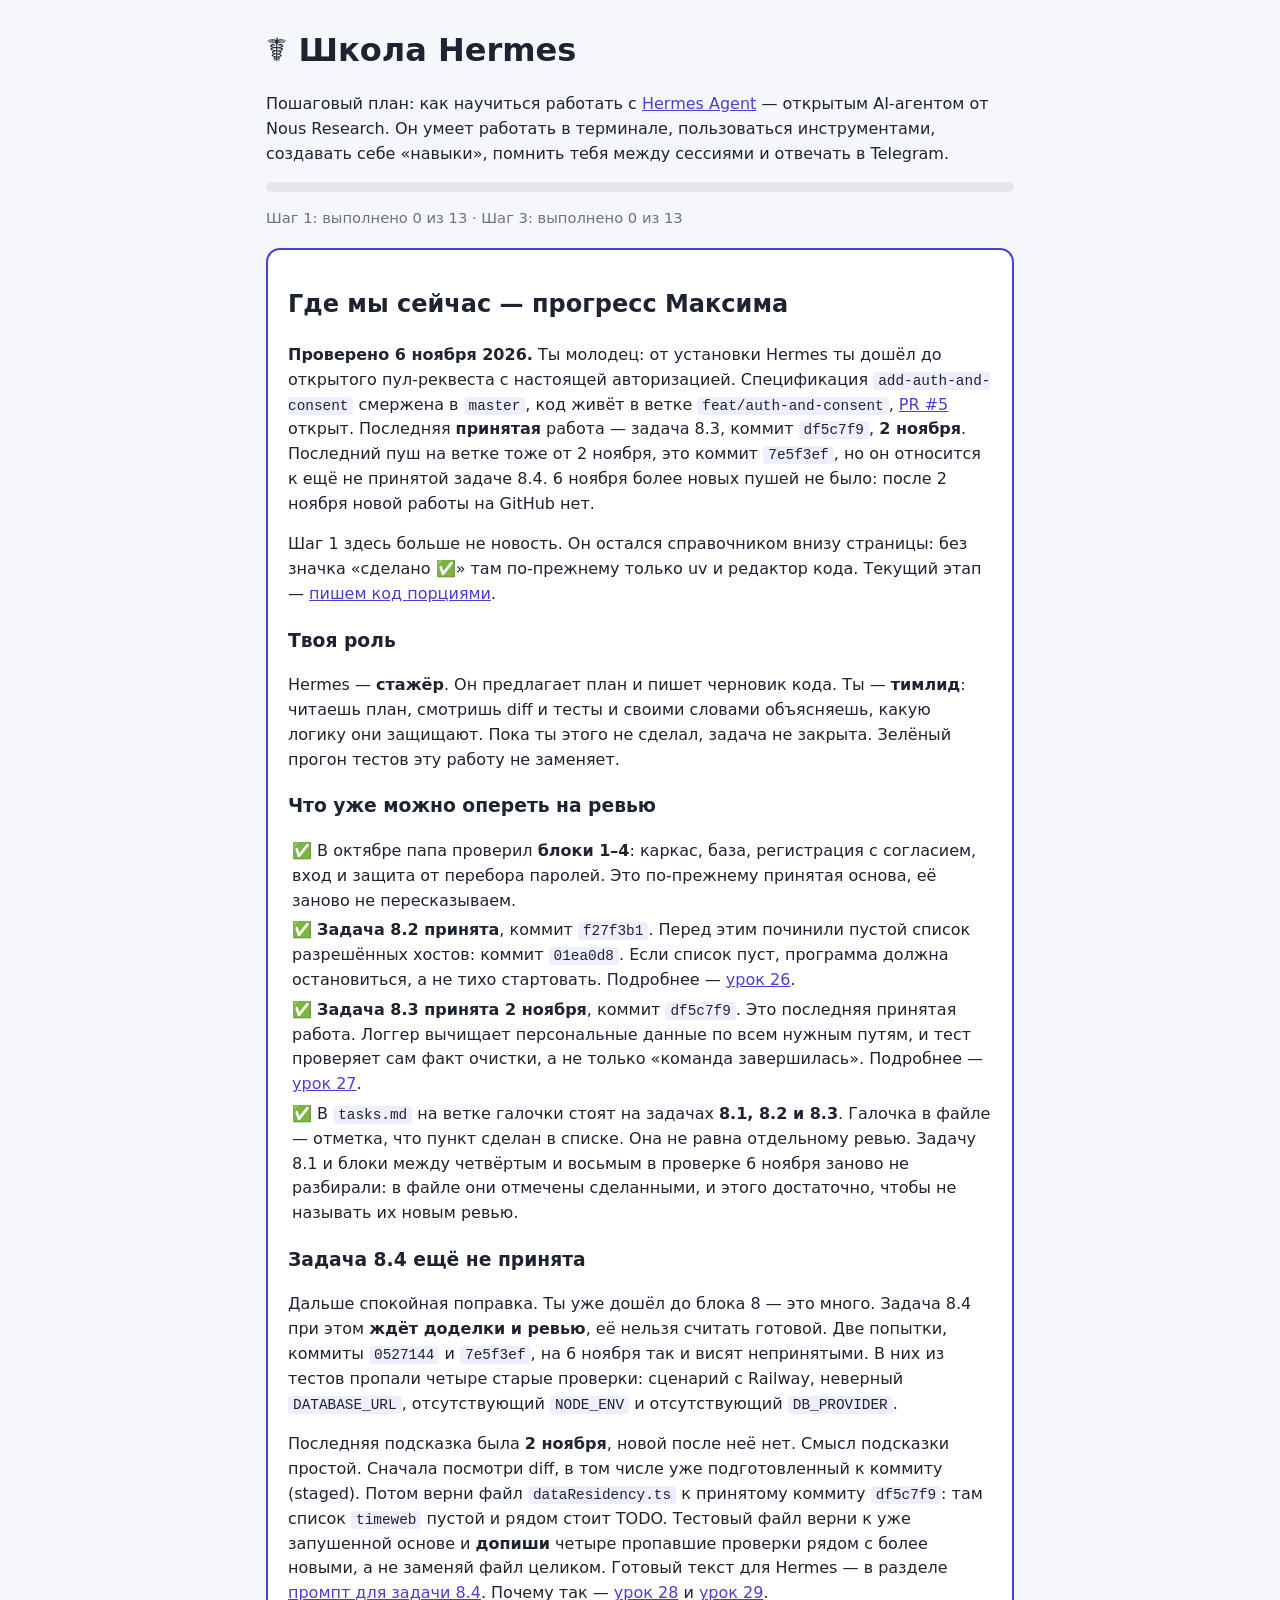
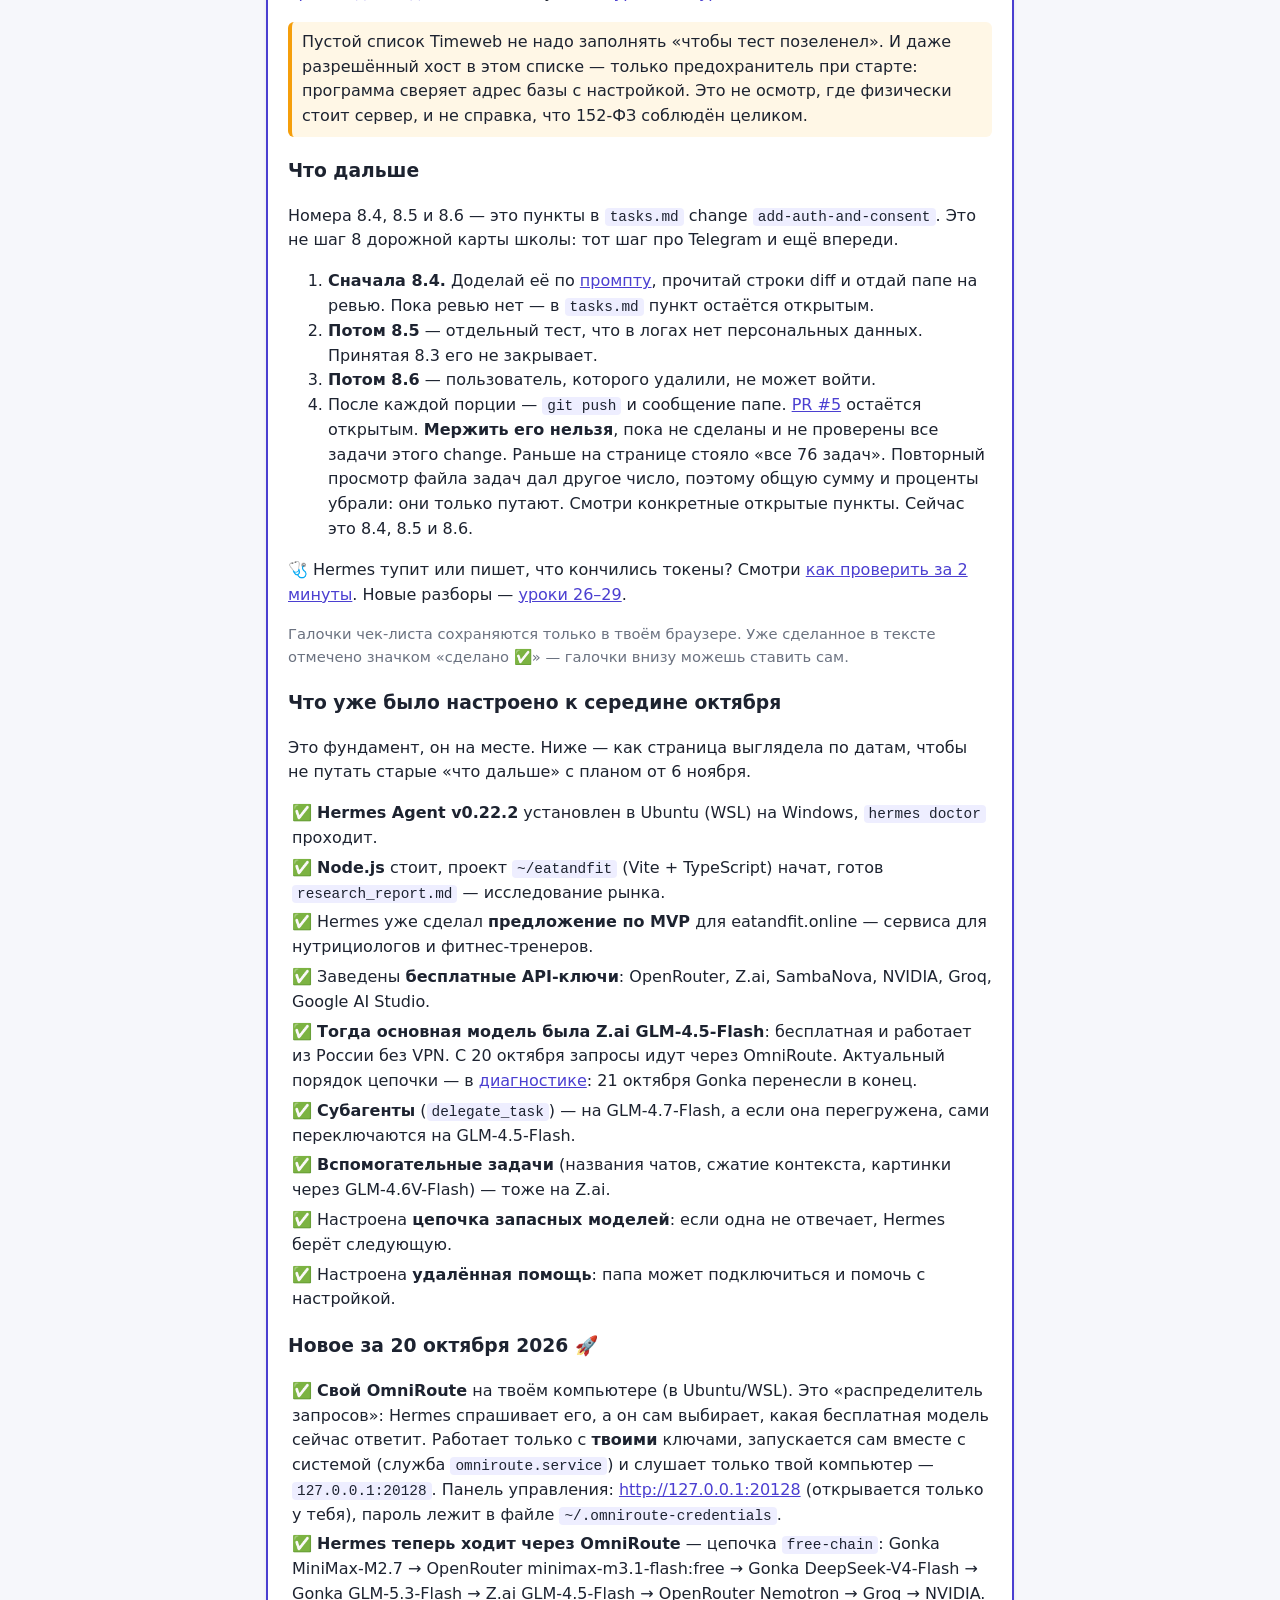
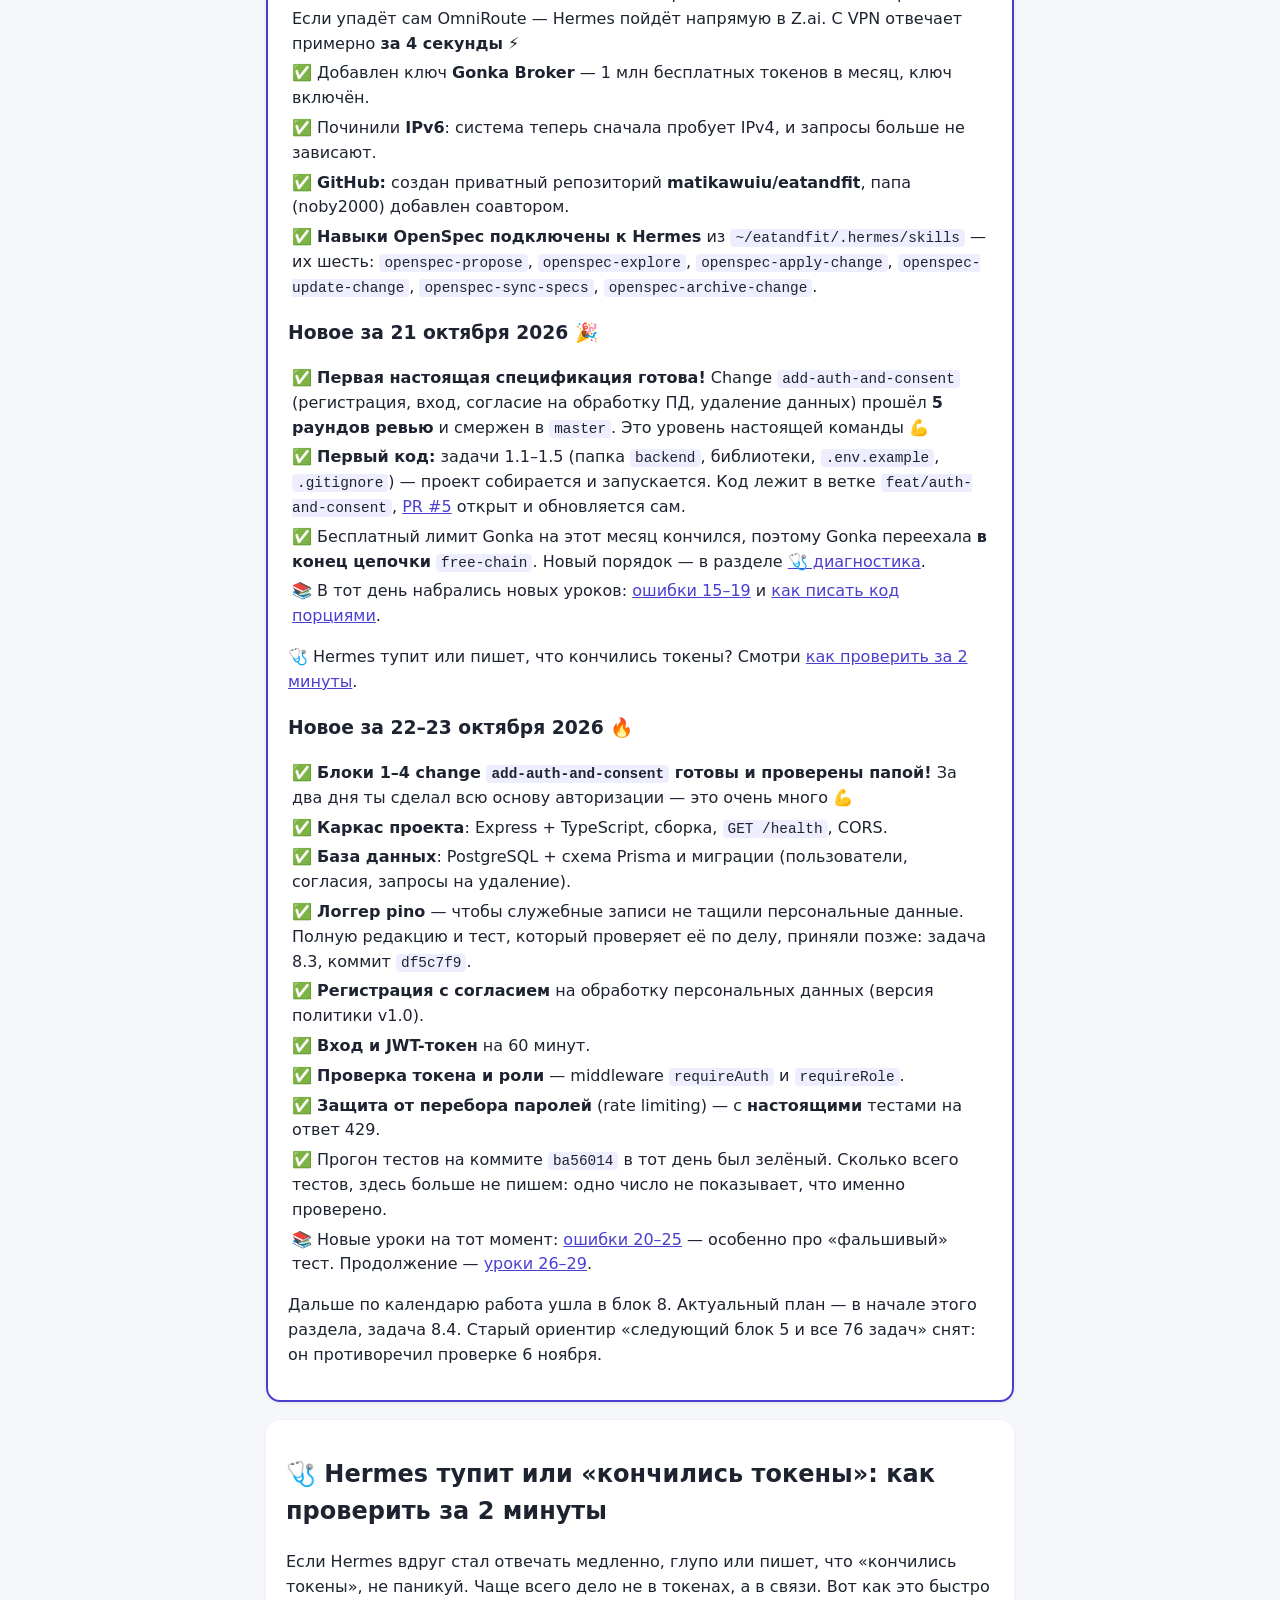
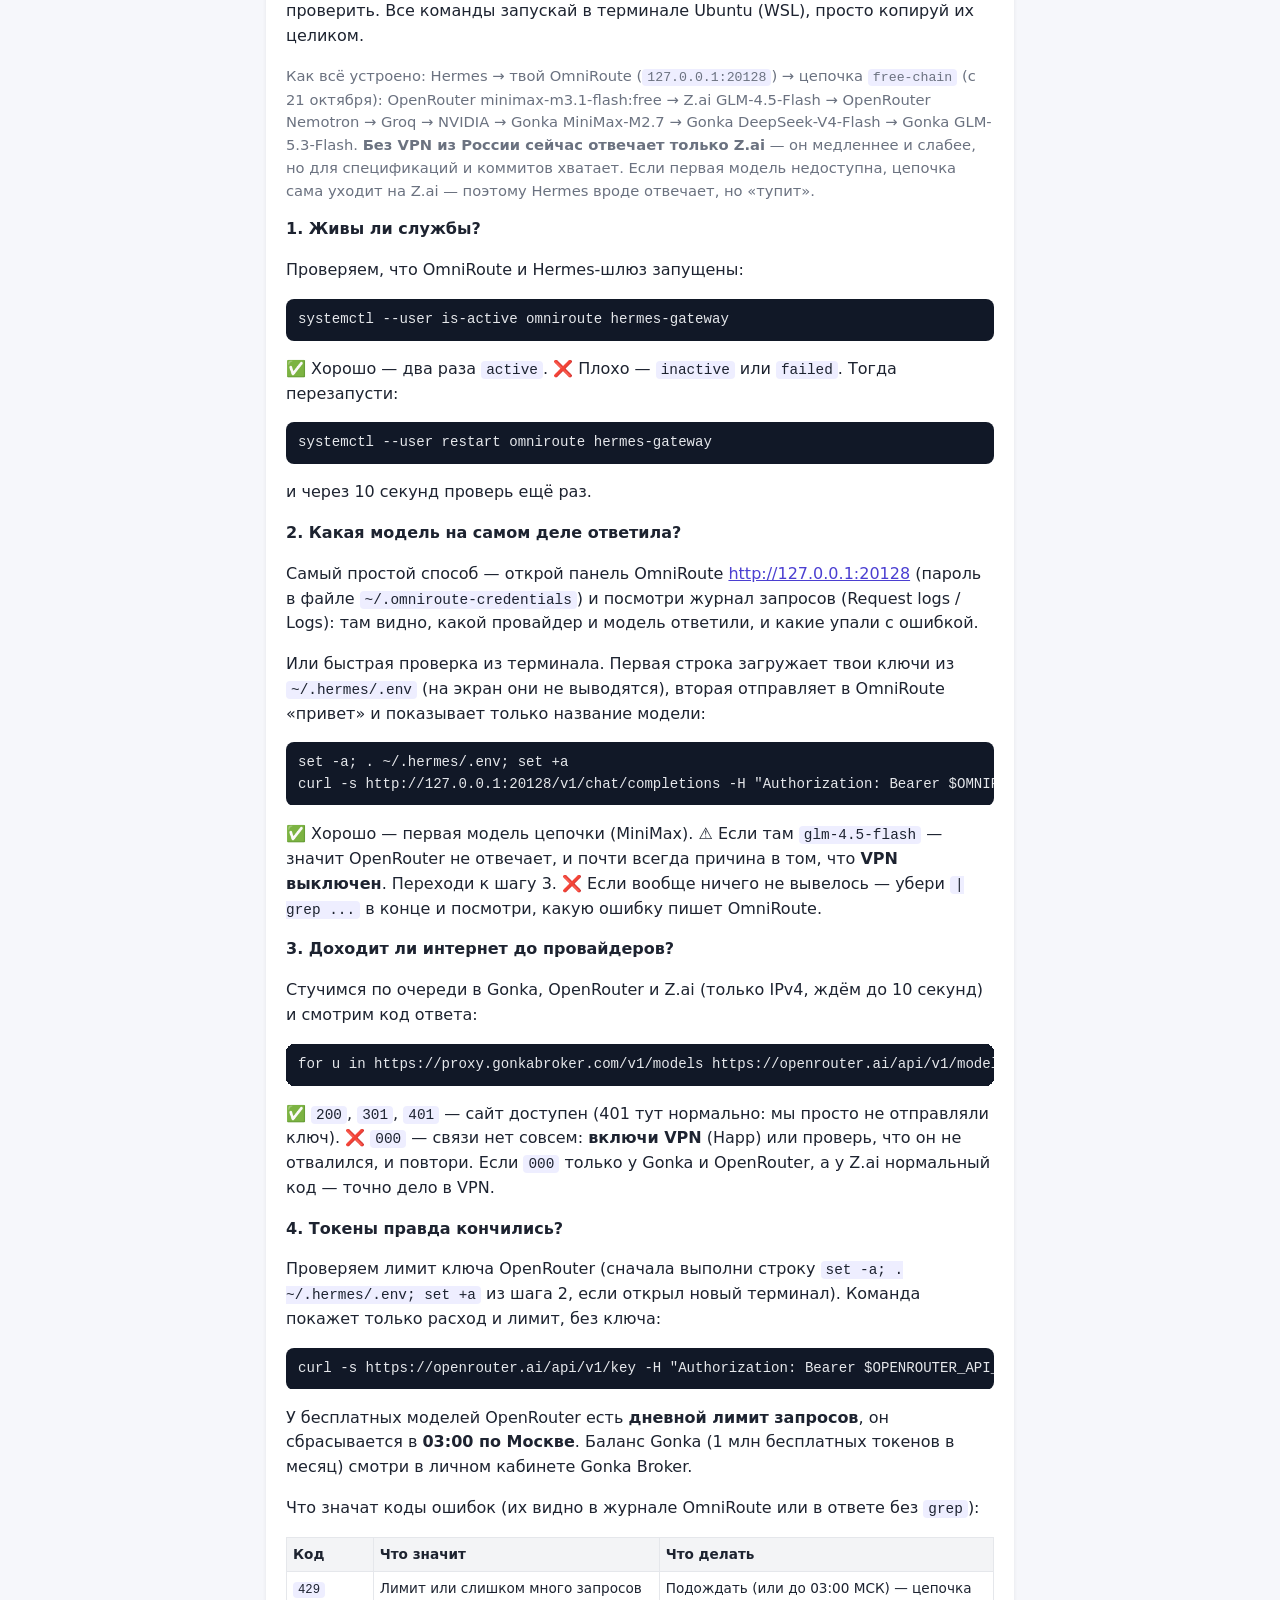
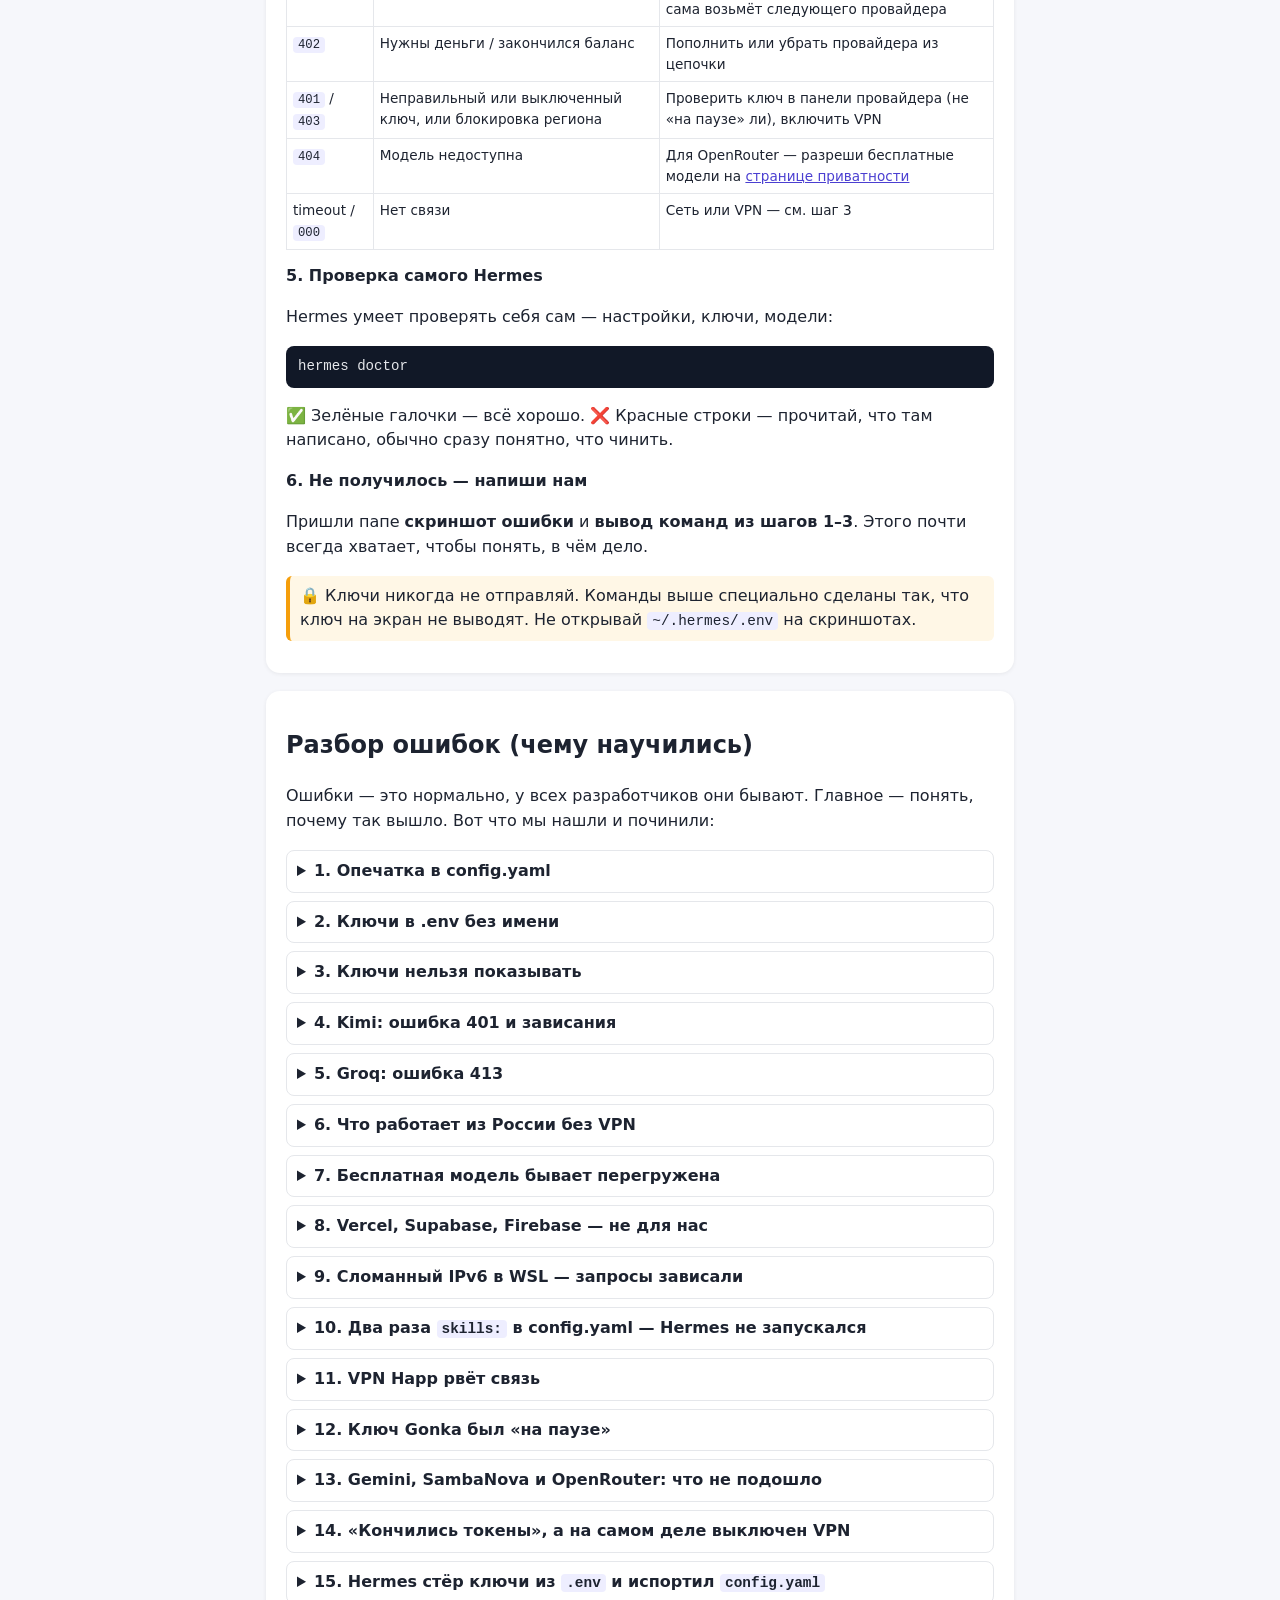
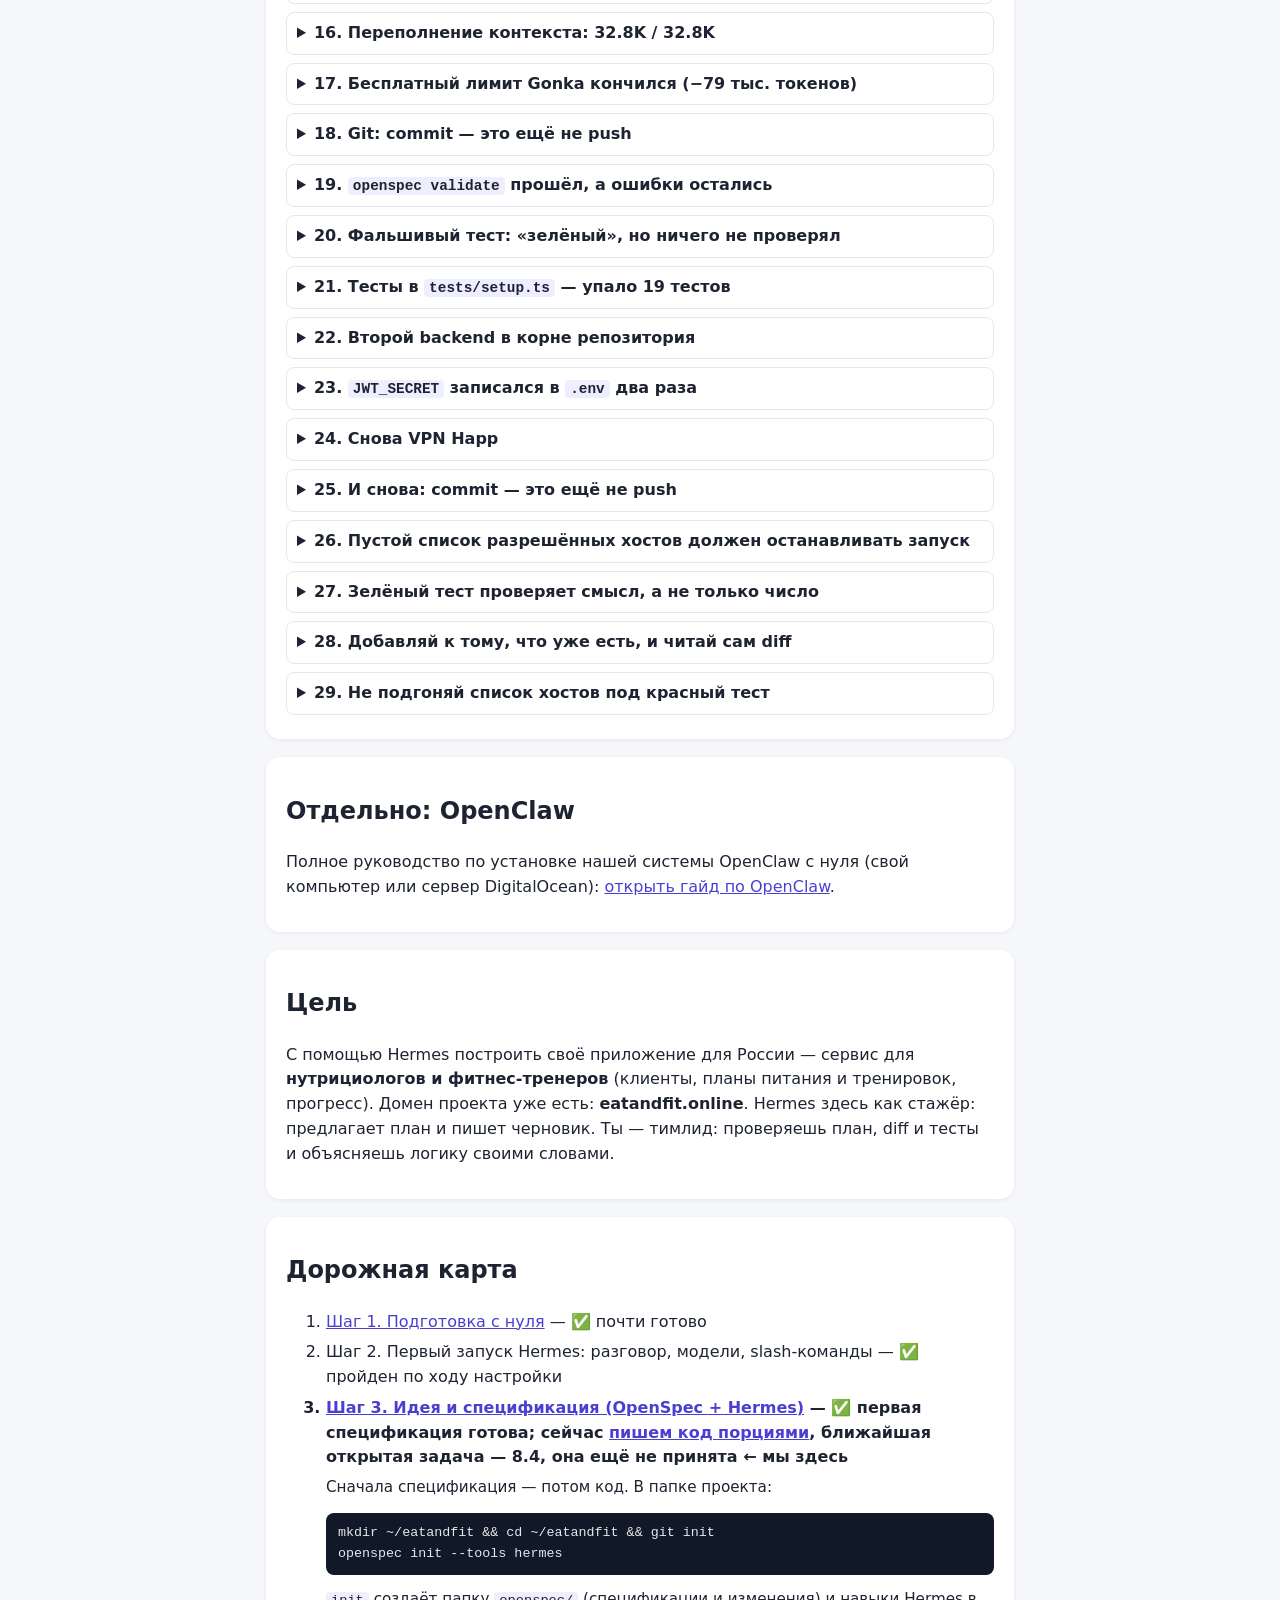
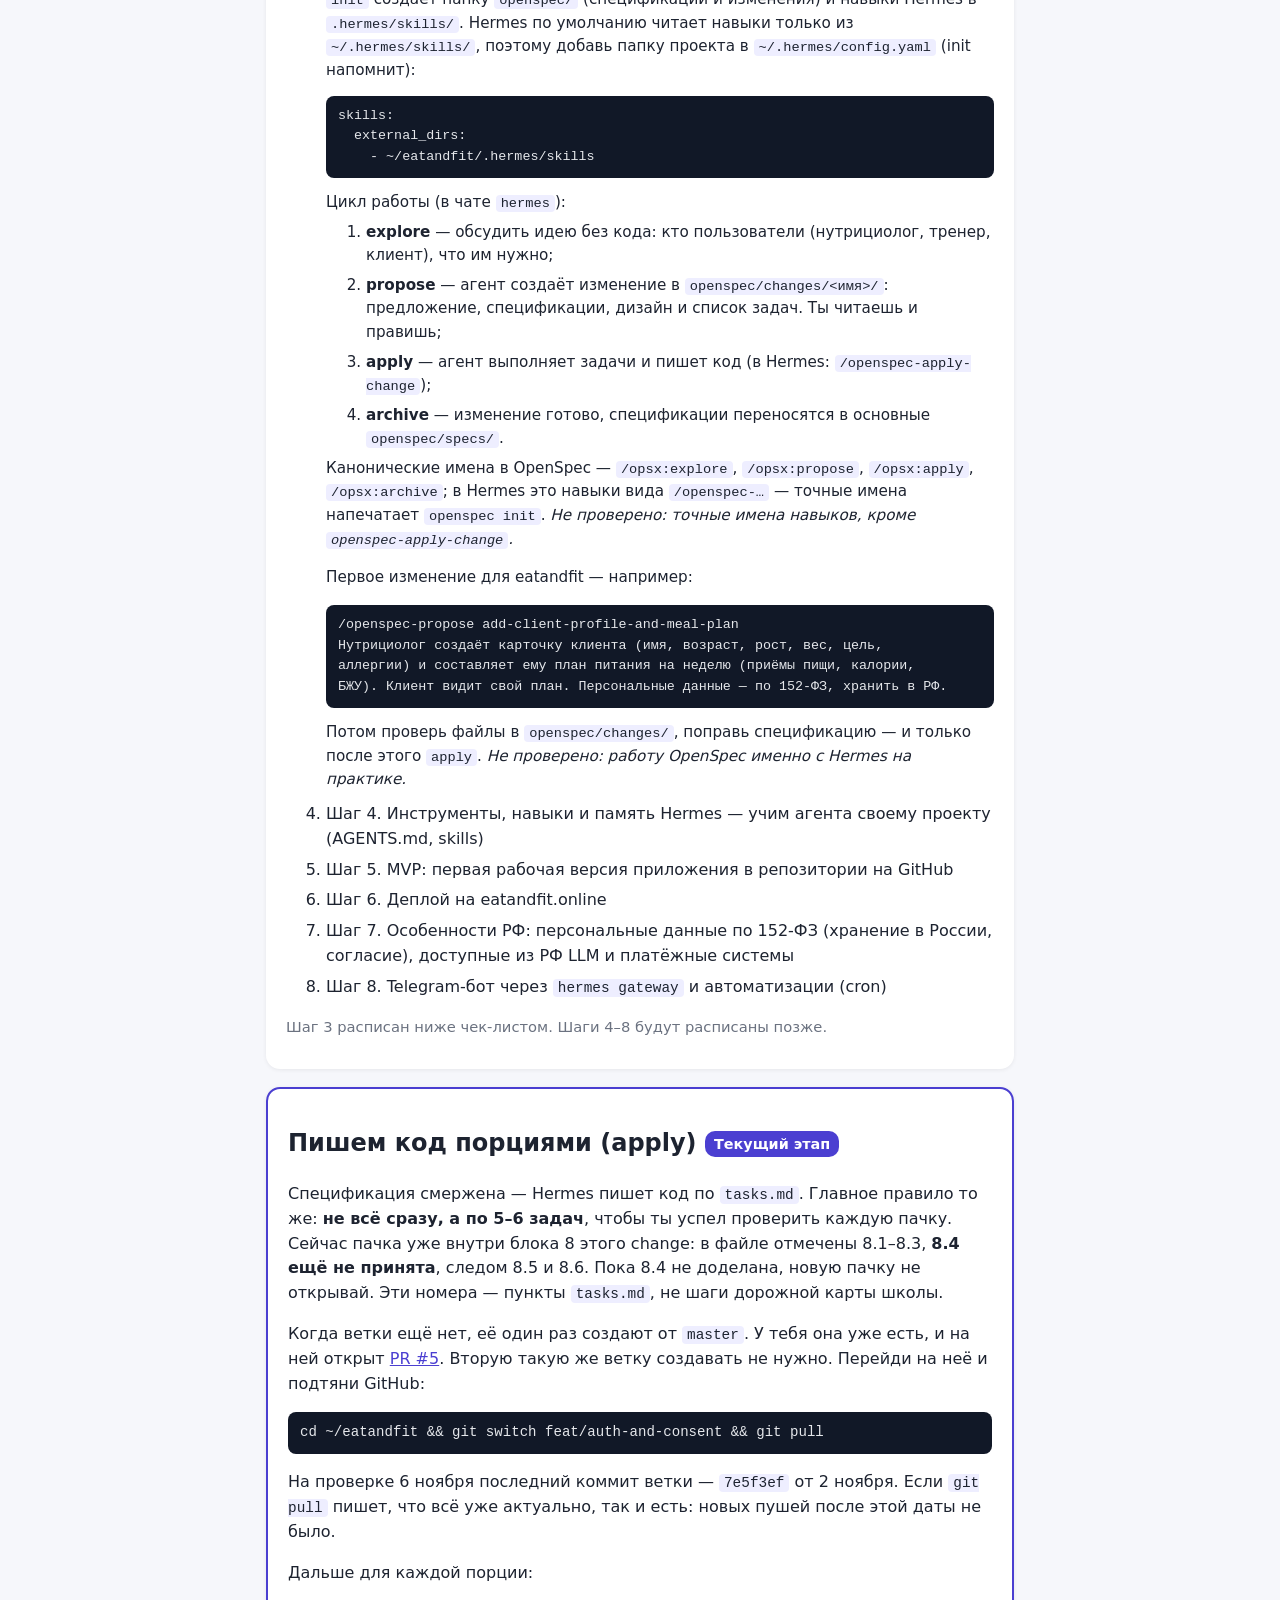
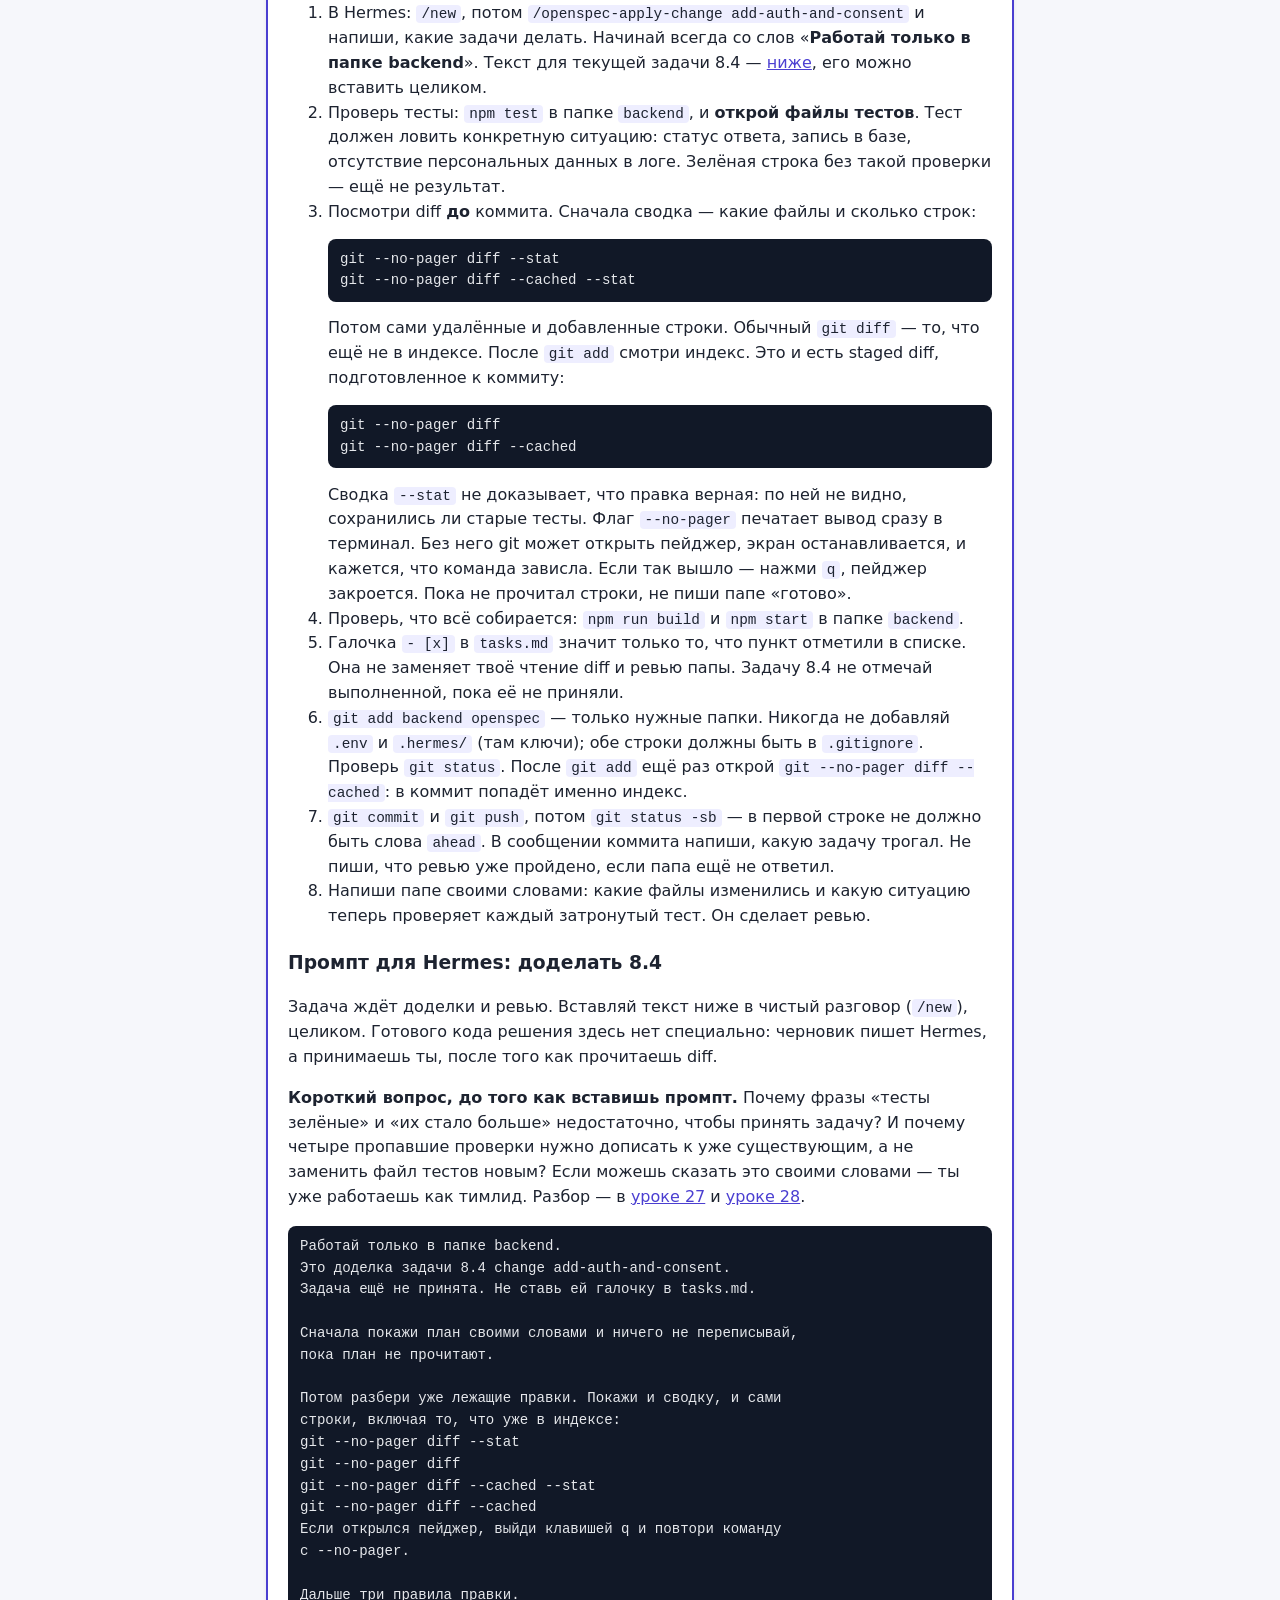
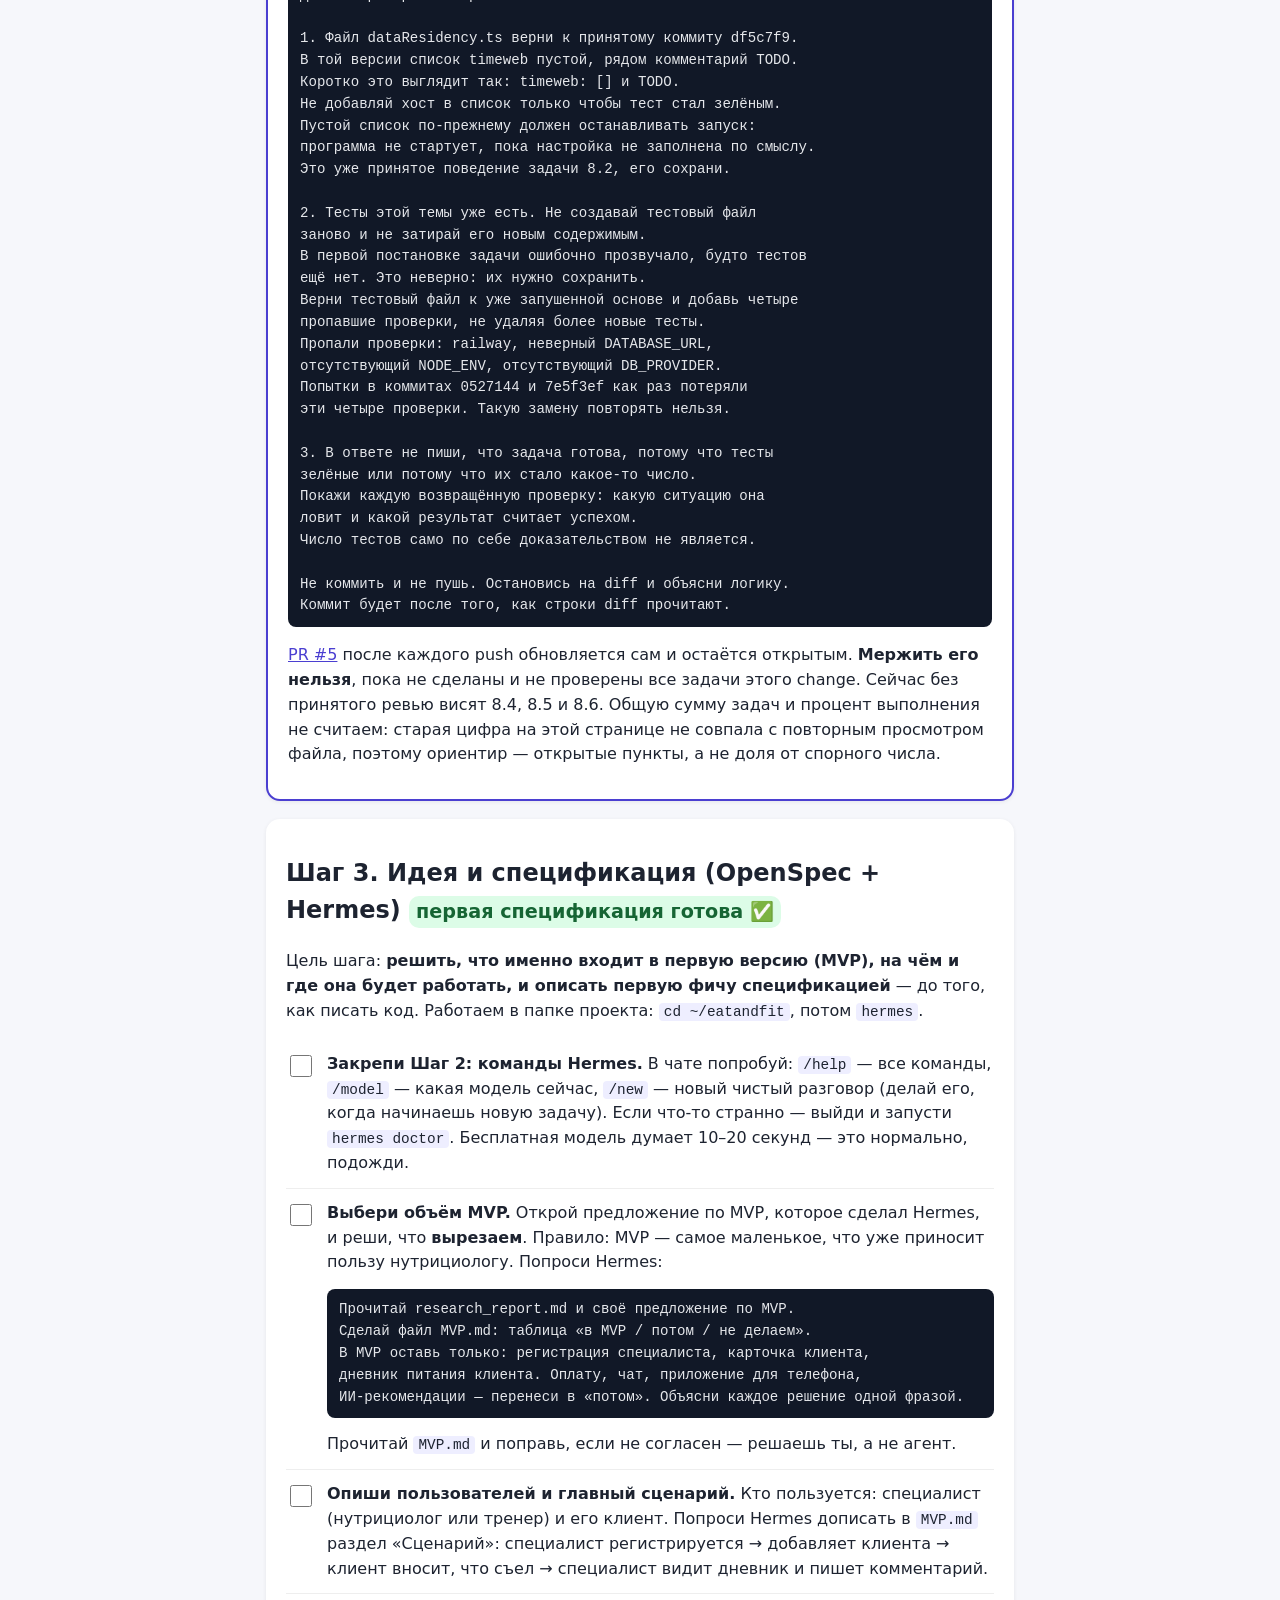
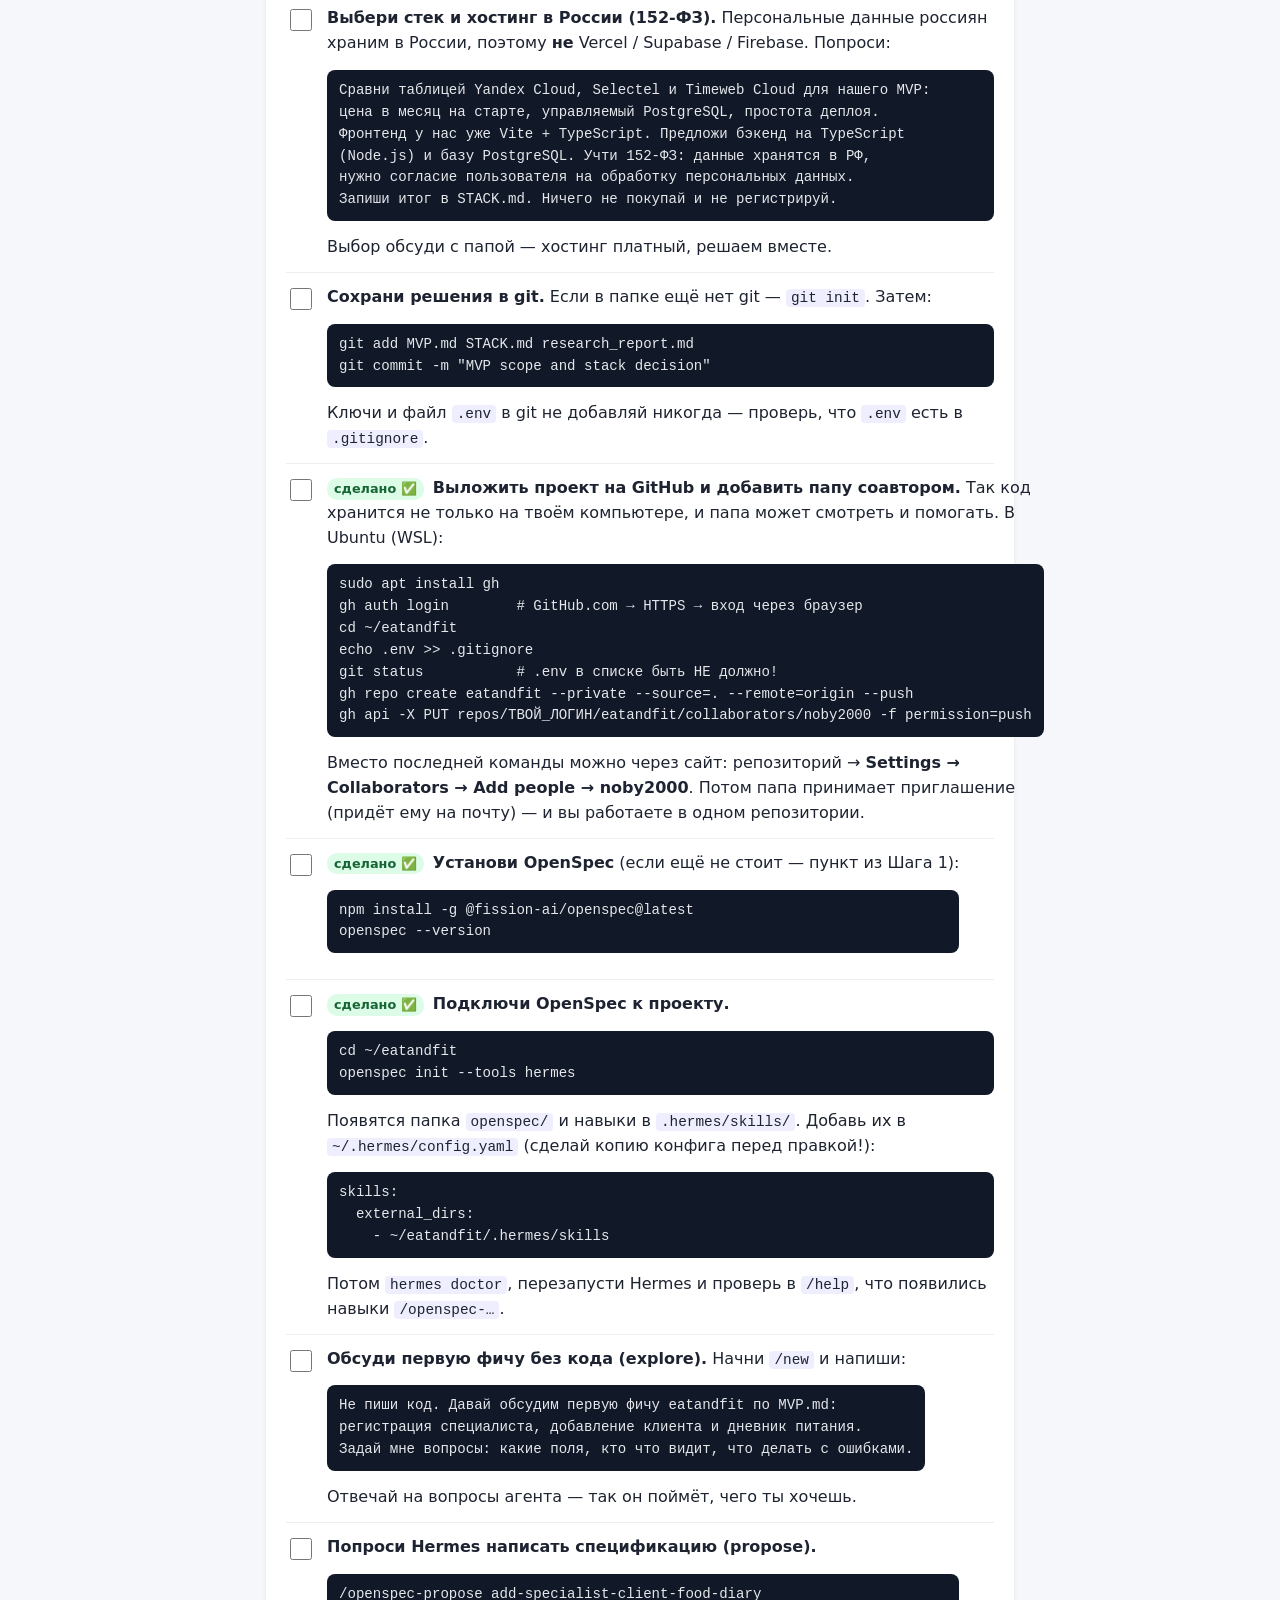
<file: index.html>
<!doctype html>
<html lang="ru"><head><meta charset="utf-8"><meta name="viewport" content="width=device-width,initial-scale=1">
<title>Школа Hermes — учимся работать с AI-агентом</title><link rel="stylesheet" href="style.css"></head>
<body><main>
<header><h1>☤ Школа Hermes</h1>
<p>Пошаговый план: как научиться работать с <a href="https://github.com/NousResearch/hermes-agent">Hermes Agent</a> — открытым AI-агентом от Nous Research. Он умеет работать в терминале, пользоваться инструментами, создавать себе «навыки», помнить тебя между сессиями и отвечать в Telegram.</p>
<div class="progress"><div id="bar"></div></div><p id="ptext" class="muted"></p></header>

<section id="now" class="nowbox"><h2>Где мы сейчас — прогресс Максима</h2>
<p><b>Проверено 6 ноября 2026.</b> Ты молодец: от установки Hermes ты дошёл до открытого пул-реквеста с настоящей авторизацией. Спецификация <code>add-auth-and-consent</code> смержена в <code>master</code>, код живёт в ветке <code>feat/auth-and-consent</code>, <a href="https://github.com/matikawuiu/eatandfit/pull/5">PR #5</a> открыт. Последняя <b>принятая</b> работа — задача 8.3, коммит <code>df5c7f9</code>, <b>2 ноября</b>. Последний пуш на ветке тоже от 2 ноября, это коммит <code>7e5f3ef</code>, но он относится к ещё не принятой задаче 8.4. 6 ноября более новых пушей не было: после 2 ноября новой работы на GitHub нет.</p>
<p>Шаг 1 здесь больше не новость. Он остался справочником внизу страницы: без значка «сделано ✅» там по-прежнему только uv и редактор кода. Текущий этап — <a href="#code">пишем код порциями</a>.</p>
<h3>Твоя роль</h3>
<p>Hermes — <b>стажёр</b>. Он предлагает план и пишет черновик кода. Ты — <b>тимлид</b>: читаешь план, смотришь diff и тесты и своими словами объясняешь, какую логику они защищают. Пока ты этого не сделал, задача не закрыта. Зелёный прогон тестов эту работу не заменяет.</p>
<h3>Что уже можно опереть на ревью</h3>
<ul class="donelist">
<li>✅ В октябре папа проверил <b>блоки 1–4</b>: каркас, база, регистрация с согласием, вход и защита от перебора паролей. Это по-прежнему принятая основа, её заново не пересказываем.</li>
<li>✅ <b>Задача 8.2 принята</b>, коммит <code>f27f3b1</code>. Перед этим починили пустой список разрешённых хостов: коммит <code>01ea0d8</code>. Если список пуст, программа должна остановиться, а не тихо стартовать. Подробнее — <a href="#lesson26">урок 26</a>.</li>
<li>✅ <b>Задача 8.3 принята 2 ноября</b>, коммит <code>df5c7f9</code>. Это последняя принятая работа. Логгер вычищает персональные данные по всем нужным путям, и тест проверяет сам факт очистки, а не только «команда завершилась». Подробнее — <a href="#lesson27">урок 27</a>.</li>
<li>✅ В <code>tasks.md</code> на ветке галочки стоят на задачах <b>8.1, 8.2 и 8.3</b>. Галочка в файле — отметка, что пункт сделан в списке. Она не равна отдельному ревью. Задачу 8.1 и блоки между четвёртым и восьмым в проверке 6 ноября заново не разбирали: в файле они отмечены сделанными, и этого достаточно, чтобы не называть их новым ревью.</li>
</ul>
<h3>Задача 8.4 ещё не принята</h3>
<p>Дальше спокойная поправка. Ты уже дошёл до блока 8 — это много. Задача 8.4 при этом <b>ждёт доделки и ревью</b>, её нельзя считать готовой. Две попытки, коммиты <code>0527144</code> и <code>7e5f3ef</code>, на 6 ноября так и висят непринятыми. В них из тестов пропали четыре старые проверки: сценарий с Railway, неверный <code>DATABASE_URL</code>, отсутствующий <code>NODE_ENV</code> и отсутствующий <code>DB_PROVIDER</code>.</p>
<p>Последняя подсказка была <b>2 ноября</b>, новой после неё нет. Смысл подсказки простой. Сначала посмотри diff, в том числе уже подготовленный к коммиту (staged). Потом верни файл <code>dataResidency.ts</code> к принятому коммиту <code>df5c7f9</code>: там список <code>timeweb</code> пустой и рядом стоит TODO. Тестовый файл верни к уже запушенной основе и <b>допиши</b> четыре пропавшие проверки рядом с более новыми, а не заменяй файл целиком. Готовый текст для Hermes — в разделе <a href="#prompt84">промпт для задачи 8.4</a>. Почему так — <a href="#lesson28">урок 28</a> и <a href="#lesson29">урок 29</a>.</p>
<p class="warn">Пустой список Timeweb не надо заполнять «чтобы тест позеленел». И даже разрешённый хост в этом списке — только предохранитель при старте: программа сверяет адрес базы с настройкой. Это не осмотр, где физически стоит сервер, и не справка, что 152-ФЗ соблюдён целиком.</p>
<h3>Что дальше</h3>
<p>Номера 8.4, 8.5 и 8.6 — это пункты в <code>tasks.md</code> change <code>add-auth-and-consent</code>. Это не шаг 8 дорожной карты школы: тот шаг про Telegram и ещё впереди.</p>
<ol>
<li><b>Сначала 8.4.</b> Доделай её по <a href="#prompt84">промпту</a>, прочитай строки diff и отдай папе на ревью. Пока ревью нет — в <code>tasks.md</code> пункт остаётся открытым.</li>
<li><b>Потом 8.5</b> — отдельный тест, что в логах нет персональных данных. Принятая 8.3 его не закрывает.</li>
<li><b>Потом 8.6</b> — пользователь, которого удалили, не может войти.</li>
<li>После каждой порции — <code>git push</code> и сообщение папе. <a href="https://github.com/matikawuiu/eatandfit/pull/5">PR #5</a> остаётся открытым. <b>Мержить его нельзя</b>, пока не сделаны и не проверены все задачи этого change. Раньше на странице стояло «все 76 задач». Повторный просмотр файла задач дал другое число, поэтому общую сумму и проценты убрали: они только путают. Смотри конкретные открытые пункты. Сейчас это 8.4, 8.5 и 8.6.</li>
</ol>
<p>🩺 Hermes тупит или пишет, что кончились токены? Смотри <a href="#diag">как проверить за 2 минуты</a>. Новые разборы — <a href="#lessons">уроки 26–29</a>.</p>
<p class="muted">Галочки чек-листа сохраняются только в твоём браузере. Уже сделанное в тексте отмечено значком «сделано ✅» — галочки внизу можешь ставить сам.</p>
<h3>Что уже было настроено к середине октября</h3>
<p>Это фундамент, он на месте. Ниже — как страница выглядела по датам, чтобы не путать старые «что дальше» с планом от 6 ноября.</p>
<ul class="donelist">
<li>✅ <b>Hermes Agent v0.22.2</b> установлен в Ubuntu (WSL) на Windows, <code>hermes doctor</code> проходит.</li>
<li>✅ <b>Node.js</b> стоит, проект <code>~/eatandfit</code> (Vite + TypeScript) начат, готов <code>research_report.md</code> — исследование рынка.</li>
<li>✅ Hermes уже сделал <b>предложение по MVP</b> для eatandfit.online — сервиса для нутрициологов и фитнес-тренеров.</li>
<li>✅ Заведены <b>бесплатные API-ключи</b>: OpenRouter, Z.ai, SambaNova, NVIDIA, Groq, Google AI Studio.</li>
<li>✅ <b>Тогда основная модель была Z.ai GLM-4.5-Flash</b>: бесплатная и работает из России без VPN. С 20 октября запросы идут через OmniRoute. Актуальный порядок цепочки — в <a href="#diag">диагностике</a>: 21 октября Gonka перенесли в конец.</li>
<li>✅ <b>Субагенты</b> (<code>delegate_task</code>) — на GLM-4.7-Flash, а если она перегружена, сами переключаются на GLM-4.5-Flash.</li>
<li>✅ <b>Вспомогательные задачи</b> (названия чатов, сжатие контекста, картинки через GLM-4.6V-Flash) — тоже на Z.ai.</li>
<li>✅ Настроена <b>цепочка запасных моделей</b>: если одна не отвечает, Hermes берёт следующую.</li>
<li>✅ Настроена <b>удалённая помощь</b>: папа может подключиться и помочь с настройкой.</li>
</ul>
<h3>Новое за 20 октября 2026 🚀</h3>
<ul class="donelist">
<li>✅ <b>Свой OmniRoute</b> на твоём компьютере (в Ubuntu/WSL). Это «распределитель запросов»: Hermes спрашивает его, а он сам выбирает, какая бесплатная модель сейчас ответит. Работает только с <b>твоими</b> ключами, запускается сам вместе с системой (служба <code>omniroute.service</code>) и слушает только твой компьютер — <code>127.0.0.1:20128</code>. Панель управления: <a href="http://127.0.0.1:20128">http://127.0.0.1:20128</a> (открывается только у тебя), пароль лежит в файле <code>~/.omniroute-credentials</code>.</li>
<li>✅ <b>Hermes теперь ходит через OmniRoute</b> — цепочка <code>free-chain</code>: Gonka MiniMax-M2.7 → OpenRouter minimax-m3.1-flash:free → Gonka DeepSeek-V4-Flash → Gonka GLM-5.3-Flash → Z.ai GLM-4.5-Flash → OpenRouter Nemotron → Groq → NVIDIA. Если упадёт сам OmniRoute — Hermes пойдёт напрямую в Z.ai. С VPN отвечает примерно <b>за 4 секунды</b> ⚡</li>
<li>✅ Добавлен ключ <b>Gonka Broker</b> — 1 млн бесплатных токенов в месяц, ключ включён.</li>
<li>✅ Починили <b>IPv6</b>: система теперь сначала пробует IPv4, и запросы больше не зависают.</li>
<li>✅ <b>GitHub:</b> создан приватный репозиторий <b>matikawuiu/eatandfit</b>, папа (noby2000) добавлен соавтором.</li>
<li>✅ <b>Навыки OpenSpec подключены к Hermes</b> из <code>~/eatandfit/.hermes/skills</code> — их шесть: <code>openspec-propose</code>, <code>openspec-explore</code>, <code>openspec-apply-change</code>, <code>openspec-update-change</code>, <code>openspec-sync-specs</code>, <code>openspec-archive-change</code>.</li>
</ul>
<h3>Новое за 21 октября 2026 🎉</h3>
<ul class="donelist">
<li>✅ <b>Первая настоящая спецификация готова!</b> Change <code>add-auth-and-consent</code> (регистрация, вход, согласие на обработку ПД, удаление данных) прошёл <b>5 раундов ревью</b> и смержен в <code>master</code>. Это уровень настоящей команды 💪</li>
<li>✅ <b>Первый код:</b> задачи 1.1–1.5 (папка <code>backend</code>, библиотеки, <code>.env.example</code>, <code>.gitignore</code>) — проект собирается и запускается. Код лежит в ветке <code>feat/auth-and-consent</code>, <a href="https://github.com/matikawuiu/eatandfit/pull/5">PR #5</a> открыт и обновляется сам.</li>
<li>✅ Бесплатный лимит Gonka на этот месяц кончился, поэтому Gonka переехала <b>в конец цепочки</b> <code>free-chain</code>. Новый порядок — в разделе <a href="#diag">🩺 диагностика</a>.</li>
<li>📚 В тот день набрались новых уроков: <a href="#lessons">ошибки 15–19</a> и <a href="#code">как писать код порциями</a>.</li>
</ul>
<p>🩺 Hermes тупит или пишет, что кончились токены? Смотри <a href="#diag">как проверить за 2 минуты</a>.</p>
<h3>Новое за 22–23 октября 2026 🔥</h3>
<ul class="donelist">
<li>✅ <b>Блоки 1–4 change <code>add-auth-and-consent</code> готовы и проверены папой!</b> За два дня ты сделал всю основу авторизации — это очень много 💪</li>
<li>✅ <b>Каркас проекта</b>: Express + TypeScript, сборка, <code>GET /health</code>, CORS.</li>
<li>✅ <b>База данных</b>: PostgreSQL + схема Prisma и миграции (пользователи, согласия, запросы на удаление).</li>
<li>✅ <b>Логгер pino</b> — чтобы служебные записи не тащили персональные данные. Полную редакцию и тест, который проверяет её по делу, приняли позже: задача 8.3, коммит <code>df5c7f9</code>.</li>
<li>✅ <b>Регистрация с согласием</b> на обработку персональных данных (версия политики v1.0).</li>
<li>✅ <b>Вход и JWT-токен</b> на 60 минут.</li>
<li>✅ <b>Проверка токена и роли</b> — middleware <code>requireAuth</code> и <code>requireRole</code>.</li>
<li>✅ <b>Защита от перебора паролей</b> (rate limiting) — с <b>настоящими</b> тестами на ответ 429.</li>
<li>✅ Прогон тестов на коммите <code>ba56014</code> в тот день был зелёный. Сколько всего тестов, здесь больше не пишем: одно число не показывает, что именно проверено.</li>
<li>📚 Новые уроки на тот момент: <a href="#lessons">ошибки 20–25</a> — особенно про «фальшивый» тест. Продолжение — <a href="#lesson26">уроки 26–29</a>.</li>
</ul>
<p>Дальше по календарю работа ушла в блок 8. Актуальный план — в начале этого раздела, задача 8.4. Старый ориентир «следующий блок 5 и все 76 задач» снят: он противоречил проверке 6 ноября.</p></section>

<section id="diag"><h2>🩺 Hermes тупит или «кончились токены»: как проверить за 2 минуты</h2>
<p>Если Hermes вдруг стал отвечать медленно, глупо или пишет, что «кончились токены», не паникуй. Чаще всего дело не в токенах, а в связи. Вот как это быстро проверить. Все команды запускай в терминале Ubuntu (WSL), просто копируй их целиком.</p>
<p class="muted">Как всё устроено: Hermes → твой OmniRoute (<code>127.0.0.1:20128</code>) → цепочка <code>free-chain</code> (с 21 октября): OpenRouter minimax-m3.1-flash:free → Z.ai GLM-4.5-Flash → OpenRouter Nemotron → Groq → NVIDIA → Gonka MiniMax-M2.7 → Gonka DeepSeek-V4-Flash → Gonka GLM-5.3-Flash. <b>Без VPN из России сейчас отвечает только Z.ai</b> — он медленнее и слабее, но для спецификаций и коммитов хватает. Если первая модель недоступна, цепочка сама уходит на Z.ai — поэтому Hermes вроде отвечает, но «тупит».</p>

<h4>1. Живы ли службы?</h4>
<p>Проверяем, что OmniRoute и Hermes-шлюз запущены:</p>
<pre>systemctl --user is-active omniroute hermes-gateway</pre>
<p>✅ Хорошо — два раза <code>active</code>. ❌ Плохо — <code>inactive</code> или <code>failed</code>. Тогда перезапусти:</p>
<pre>systemctl --user restart omniroute hermes-gateway</pre>
<p>и через 10 секунд проверь ещё раз.</p>

<h4>2. Какая модель на самом деле ответила?</h4>
<p>Самый простой способ — открой панель OmniRoute <a href="http://127.0.0.1:20128">http://127.0.0.1:20128</a> (пароль в файле <code>~/.omniroute-credentials</code>) и посмотри журнал запросов (Request logs / Logs): там видно, какой провайдер и модель ответили, и какие упали с ошибкой.</p>
<p>Или быстрая проверка из терминала. Первая строка загружает твои ключи из <code>~/.hermes/.env</code> (на экран они не выводятся), вторая отправляет в OmniRoute «привет» и показывает только название модели:</p>
<pre>set -a; . ~/.hermes/.env; set +a
curl -s http://127.0.0.1:20128/v1/chat/completions -H "Authorization: Bearer $OMNIROUTE_API_KEY" -H "Content-Type: application/json" -d '{"model":"free-chain","messages":[{"role":"user","content":"привет"}],"max_tokens":20}' | grep -o '"model":"[^"]*"'</pre>
<p>✅ Хорошо — первая модель цепочки (MiniMax). ⚠️ Если там <code>glm-4.5-flash</code> — значит OpenRouter не отвечает, и почти всегда причина в том, что <b>VPN выключен</b>. Переходи к шагу 3. ❌ Если вообще ничего не вывелось — убери <code>| grep ...</code> в конце и посмотри, какую ошибку пишет OmniRoute.</p>

<h4>3. Доходит ли интернет до провайдеров?</h4>
<p>Стучимся по очереди в Gonka, OpenRouter и Z.ai (только IPv4, ждём до 10 секунд) и смотрим код ответа:</p>
<pre>for u in https://proxy.gonkabroker.com/v1/models https://openrouter.ai/api/v1/models https://api.z.ai; do curl -4 -s -o /dev/null -m 10 -w "$u %{http_code}\n" $u; done</pre>
<p>✅ <code>200</code>, <code>301</code>, <code>401</code> — сайт доступен (401 тут нормально: мы просто не отправляли ключ). ❌ <code>000</code> — связи нет совсем: <b>включи VPN</b> (Happ) или проверь, что он не отвалился, и повтори. Если <code>000</code> только у Gonka и OpenRouter, а у Z.ai нормальный код — точно дело в VPN.</p>

<h4>4. Токены правда кончились?</h4>
<p>Проверяем лимит ключа OpenRouter (сначала выполни строку <code>set -a; . ~/.hermes/.env; set +a</code> из шага 2, если открыл новый терминал). Команда покажет только расход и лимит, без ключа:</p>
<pre>curl -s https://openrouter.ai/api/v1/key -H "Authorization: Bearer $OPENROUTER_API_KEY" | grep -o '"\(usage\|limit\|limit_remaining\|is_free_tier\)":[^,}]*'</pre>
<p>У бесплатных моделей OpenRouter есть <b>дневной лимит запросов</b>, он сбрасывается в <b>03:00 по Москве</b>. Баланс Gonka (1 млн бесплатных токенов в месяц) смотри в личном кабинете Gonka Broker.</p>
<p>Что значат коды ошибок (их видно в журнале OmniRoute или в ответе без <code>grep</code>):</p>
<div class="tw"><table><tr><th>Код</th><th>Что значит</th><th>Что делать</th></tr>
<tr><td><code>429</code></td><td>Лимит или слишком много запросов</td><td>Подождать (или до 03:00 МСК) — цепочка сама возьмёт следующего провайдера</td></tr>
<tr><td><code>402</code></td><td>Нужны деньги / закончился баланс</td><td>Пополнить или убрать провайдера из цепочки</td></tr>
<tr><td><code>401</code> / <code>403</code></td><td>Неправильный или выключенный ключ, или блокировка региона</td><td>Проверить ключ в панели провайдера (не «на паузе» ли), включить VPN</td></tr>
<tr><td><code>404</code></td><td>Модель недоступна</td><td>Для OpenRouter — разреши бесплатные модели на <a href="https://openrouter.ai/settings/privacy">странице приватности</a></td></tr>
<tr><td>timeout / <code>000</code></td><td>Нет связи</td><td>Сеть или VPN — см. шаг 3</td></tr></table></div>

<h4>5. Проверка самого Hermes</h4>
<p>Hermes умеет проверять себя сам — настройки, ключи, модели:</p>
<pre>hermes doctor</pre>
<p>✅ Зелёные галочки — всё хорошо. ❌ Красные строки — прочитай, что там написано, обычно сразу понятно, что чинить.</p>

<h4>6. Не получилось — напиши нам</h4>
<p>Пришли папе <b>скриншот ошибки</b> и <b>вывод команд из шагов 1–3</b>. Этого почти всегда хватает, чтобы понять, в чём дело.</p>
<p class="warn">🔒 Ключи никогда не отправляй. Команды выше специально сделаны так, что ключ на экран не выводят. Не открывай <code>~/.hermes/.env</code> на скриншотах.</p>
</section>

<section id="lessons"><h2>Разбор ошибок (чему научились)</h2>
<p>Ошибки — это нормально, у всех разработчиков они бывают. Главное — понять, почему так вышло. Вот что мы нашли и починили:</p>
<details><summary><b>1. Опечатка в config.yaml</b></summary><p>В файле было <code>plreasoningugins:</code> вместо <code>plugins:</code> — из-за этого ломался раздел плагинов. <b>Урок:</b> настройки меняй через <code>hermes config</code> и <code>hermes model</code>, а не руками; перед ручной правкой делай копию (<code>cp ~/.hermes/config.yaml ~/.hermes/config.yaml.bak</code>); после правки запускай <code>hermes doctor</code>.</p></details>
<details><summary><b>2. Ключи в .env без имени</b></summary><p>Ключи были вставлены в <code>~/.hermes/.env</code> голой строкой — Hermes их не видит. Правильный формат — имя переменной, знак «=» и значение: <pre>ИМЯ_API_KEY=значение</pre> Например <code>OPENROUTER_API_KEY=...</code>. Проще всего вводить ключ через <code>hermes model</code> — он сам запишет как надо.</p></details>
<details><summary><b>3. Ключи нельзя показывать</b></summary><p>Ключ — как пароль от кошелька. Никогда не пересылай его в чатах, не показывай на скриншотах и не клади в GitHub. <b>Если ключ засветился — сразу удали его у провайдера и создай новый</b> (перевыпусти).</p></details>
<details><summary><b>4. Kimi: ошибка 401 и зависания</b></summary><p>Ключ от международной платформы (<b>moonshot.ai</b>) был прописан на китайский адрес (<b>moonshot.cn</b>) — сервер отвечал 401 («не авторизован»). А ещё на счёте был ноль, аккаунт приостановили, и Hermes зависал на каждом ответе. <b>Урок:</b> проверь, что у провайдера есть баланс или бесплатный лимит, и что адрес (base URL) совпадает с той платформой, где ты брал ключ.</p></details>
<details><summary><b>5. Groq: ошибка 413</b></summary><p>Бесплатных лимитов Groq (около 7–8 тысяч токенов в минуту) мало для Hermes — один запрос агента больше, отсюда ошибка 413. А модель gpt-oss ругается на настройку <code>reasoning_effort</code>, если там не low/medium/high. <b>Урок:</b> для агента важны лимиты провайдера, а не только «бесплатно».</p></details>
<details><summary><b>6. Что работает из России без VPN</b></summary><p>OpenRouter, NVIDIA, Groq и Gemini из России отвечают отказом (403, 451 или «location not supported»). SambaNova просит привязать карту. <b>Без VPN работает Z.ai</b> — поэтому он основной. С VPN вариантов больше, но VPN Happ мешает удалённой помощи (tmate, Tailscale) — на время помощи его надо выключать.</p></details>
<details><summary><b>7. Бесплатная модель бывает перегружена</b></summary><p>Бесплатная GLM-4.7-Flash иногда отвечает ошибкой 429 («слишком много запросов») или думает по 1,5–2 минуты. Поэтому основная модель — GLM-4.5-Flash, а для всех ролей настроены запасные. <b>Урок:</b> всегда держи запасной вариант.</p></details>
<details><summary><b>8. Vercel, Supabase, Firebase — не для нас</b></summary><p>Hermes предлагал эти сервисы, но для российского приложения их использовать нельзя: по <b>152-ФЗ</b> персональные данные россиян нужно хранить в России. Наш выбор — <b>Yandex Cloud, Selectel или Timeweb Cloud + PostgreSQL</b>. <b>Урок:</b> агент знает много, но законы РФ проверяй сам — и проси агента учитывать их прямо в задаче.</p></details>
<details><summary><b>9. Сломанный IPv6 в WSL — запросы зависали</b></summary><p>DNS отдавал IPv6-адреса, но IPv6 в Ubuntu не работал — и запросы к моделям просто висели без ответа. Починили одной командой, теперь система сначала пробует IPv4: <pre>echo 'precedence ::ffff:0:0/96  100' | sudo tee -a /etc/gai.conf</pre> <b>Урок:</b> если <code>curl</code> к сайту зависает, а ya.ru в браузере открывается — попробуй <code>curl -4 ...</code>. Если с <code>-4</code> работает, виноват IPv6.</p></details>
<details><summary><b>10. Два раза <code>skills:</code> в config.yaml — Hermes не запускался</b></summary><p>При подключении навыков OpenSpec блок <code>skills:</code> дописали в конец <code>~/.hermes/config.yaml</code> два раза подряд. Hermes отказался стартовать с ошибкой «duplicate key skills». Мы убрали дубль и вписали папку навыков в уже существующий блок. <b>Урок:</b> в YAML каждый ключ должен быть <b>один</b>. Не дописывай блок в конец файла — найди существующий и поправь его. После правки проверь <code>hermes config check</code> и <code>hermes doctor</code>. И всегда делай копию перед правкой: <code>cp ~/.hermes/config.yaml ~/.hermes/config.yaml.bak</code>.</p></details>
<details><summary><b>11. VPN Happ рвёт связь</b></summary><p>Когда Happ отключался или переключал сервер, в Ubuntu пропадал интернет целиком, а заодно и Tailscale — папа терял связь посреди настройки. <b>Урок:</b> в Happ включи <b>раздельное туннелирование</b> (split tunneling) и добавь Tailscale в исключения — тогда VPN и удалённая помощь не мешают друг другу.</p></details>
<details><summary><b>12. Ключ Gonka был «на паузе»</b></summary><p>Ключ создали, но он не работал: в панели Gonka он стоял в статусе «на паузе», пока его не включили. <b>Урок:</b> после создания ключа загляни в панель провайдера и проверь, что ключ <b>активен</b> (а иногда нужно ещё подтвердить телефон по SMS).</p></details>
<details><summary><b>13. Gemini, SambaNova и OpenRouter: что не подошло</b></summary><p>Ключ Gemini оказался не из Google AI Studio — правильный ключ начинается с <code>AIza</code>. К тому же Gemini блокирует регион даже через VPN. SambaNova просит привязать карту. Поэтому обоих убрали из цепочки. А у OpenRouter часть бесплатных моделей (например, Nemotron) работает, только если разрешить их на <a href="https://openrouter.ai/settings/privacy">странице приватности</a>. <b>Урок:</b> «бесплатно» не значит «работает сразу» — проверяй формат ключа, регион и настройки аккаунта.</p></details>
<details><summary><b>14. «Кончились токены», а на самом деле выключен VPN</b></summary><p>Hermes стал отвечать медленно и хуже, и показалось, что закончились токены. На самом деле токены были на месте: просто был выключен VPN, Gonka и OpenRouter не отвечали (таймаут), и цепочка <code>free-chain</code> сама переключилась на запасной Z.ai GLM-4.5-Flash — он работает без VPN, но медленнее и слабее. <b>Урок:</b> прежде чем думать о токенах, проверь, какая модель реально ответила и доходит ли интернет до провайдеров — по шагам из раздела <a href="#diag">«🩺 Hermes тупит»</a>.</p></details>
<details><summary><b>15. Hermes стёр ключи из <code>.env</code> и испортил <code>config.yaml</code></b></summary><p>Hermes попросили настроить Telegram, и он сам полез править свои файлы <code>~/.hermes/.env</code> и <code>~/.hermes/config.yaml</code>: ключи пропали, настройки сломались. Пришлось чинить вместе с папой. <b>Урок:</b> не проси Hermes править его собственные <code>.env</code> и <code>config.yaml</code>. Для настройки есть <code>hermes setup</code>, для проверки — <code>hermes doctor</code>. Перед любой правкой делай копии:
<pre>cp ~/.hermes/.env ~/.hermes/.env.bak-$(date +%Y%m%d-%H%M)
cp ~/.hermes/config.yaml ~/.hermes/config.yaml.bak-$(date +%Y%m%d-%H%M)</pre>
Если всё-таки сломалось — верни файл из последней <code>.bak</code>-копии (<code>cp</code> в обратную сторону), запусти <code>hermes doctor</code> и скажи папе.</p></details>
<details><summary><b>16. Переполнение контекста: 32.8K / 32.8K</b></summary><p>Разговор стал таким длинным, что не влез в «память» модели: у запасной модели окно всего около 32 тысяч токенов, и Hermes упёрся в потолок. <b>Урок:</b> одна задача — одна сессия. Перед новой порцией работы начинай чистый разговор командой <code>/new</code>, а если разговор затянулся — сожми его командой <code>/compress</code>.</p></details>
<details><summary><b>17. Бесплатный лимит Gonka кончился (−79 тыс. токенов)</b></summary><p>В кабинете Gonka появилось «Бесплатный тариф исчерпан, доступно −79 тыс. токенов». Ничего страшного: Hermes работает через <b>цепочку моделей</b>. Цепочка (<code>free-chain</code> в OmniRoute) — это список моделей по очереди: если первая не ответила или у неё кончился лимит, OmniRoute сам берёт следующую. Gonka мы просто переставили в конец. Без VPN из России сейчас работает только Z.ai — медленнее, но для спецификаций и коммитов хватает. С Happ (Tailscale в исключениях) — быстрее. <b>Урок:</b> бесплатные лимиты кончаются — поэтому в цепочке всегда несколько провайдеров.</p></details>
<details><summary><b>18. Git: commit — это ещё не push</b></summary><p>Несколько раз правки были сделаны и даже закоммичены, а на GitHub их не было: не сделан <code>push</code>, или он завис без VPN. А один раз коммит попал в старую ветку, которую уже смержили. <b>Урок:</b> всегда три шага: <code>git add</code> → <code>git commit</code> → <code>git push</code>. Потом проверь:
<pre>git status -sb</pre>
Если в первой строке есть слово <code>ahead</code> — push не дошёл. Если <code>git push</code> висит — включи Happ и повтори. Для каждой новой работы — <b>новая ветка</b>: <code>git switch -c spec/имя-работы</code>. PR создаётся на GitHub кнопкой «Compare &amp; pull request» («Сравнить и отправить запрос на слияние») в жёлтой плашке. Если список pull requests пуст — значит PR ещё не создан.</p></details>
<details><summary><b>19. <code>openspec validate</code> прошёл, а ошибки остались</b></summary><p><code>openspec validate --all --strict</code> проверяет только <b>формат</b>: заголовки, слова SHALL/MUST в требованиях, что у каждого требования есть сценарий. Смысл, опечатки, противоречия между файлами и случайно стёртые строки он не видит. Поэтому спецификация и прошла 5 раундов ревью. <b>Урок:</b> «зелёный» validate — это хорошо, но после него всё равно нужно прочитать изменения самому и показать папе.</p></details>
<details><summary><b>20. Фальшивый тест: «зелёный», но ничего не проверял</b></summary><p>Hermes написал тест на защиту от перебора паролей (rate limit), а он просто ходил на <code>/health</code> и всегда проходил — сам лимит никто не проверял. Тест «зелёный», а толку ноль. Ты это заметил и переделал — так и надо 👍 Теперь тесты реально получают ответ 429. <b>Урок:</b> зелёный тест ещё не значит, что код работает. Всегда открой файл теста и посмотри, <b>что именно</b> он проверяет: нужный адрес, статус ответа, записи в базе.</p></details>
<details><summary><b>21. Тесты в <code>tests/setup.ts</code> — упало 19 тестов</b></summary><p>Код тестов попал в файл <code>tests/setup.ts</code>. А этот файл запускается перед <b>каждым</b> тестовым файлом и нужен только для подготовки (например, очистить базу). В итоге сломался весь набор: 19 тестов красные, и каждая попытка «починить» добавляла ошибок. <b>Урок:</b> <code>setup.ts</code> — только подготовка, сами тесты — в отдельных файлах вроде <code>tests/consent.test.ts</code>. Если вдруг упало сразу много тестов — сначала проверь общие файлы, а не чини каждый тест по очереди.</p></details>
<details><summary><b>22. Второй backend в корне репозитория</b></summary><p>Hermes создал копию проекта прямо в корне репозитория, рядом с папкой <code>backend</code>: получилось два backend, и непонятно, какой настоящий. <b>Урок:</b> начинай каждый промпт со слов «<b>Работай только в папке backend</b>». И перед <code>git add</code> смотри <code>git status</code> — нет ли там лишних новых файлов.</p></details>
<details><summary><b>23. <code>JWT_SECRET</code> записался в <code>.env</code> два раза</b></summary><p>Команда <code>echo "JWT_SECRET=..." &gt;&gt; .env</code> ничего не выводит на экран — показалось, что «ничего не произошло», и её запустили ещё раз. А <code>&gt;&gt;</code> <b>дописывает</b> в конец файла каждый раз, вот и получилось две строки. <b>Урок:</b> после такой команды проверь, сколько строк получилось (секрет при этом на экран не выводится):
<pre>grep -c '^JWT_SECRET=' .env</pre>
Должно быть <code>1</code>. Если больше — удали лишнюю строку в редакторе. И <code>.env</code> никогда не коммить: он должен быть в <code>.gitignore</code>.</p></details>
<details><summary><b>24. Снова VPN Happ</b></summary><p>Когда включён Happ, у папы пропадает связь с твоим компьютером (Tailscale), а в Ubuntu (WSL) может отвалиться интернет. <b>Урок:</b> когда папа подключается помочь — выключи Happ (или проверь, что Tailscale в исключениях, см. <a href="#lessons">урок 11</a>).</p></details>
<details><summary><b>25. И снова: commit — это ещё не push</b></summary><p>Пару раз порция была готова и закоммичена, а папа на GitHub её не видел. <b>Урок:</b> после <code>git commit</code> всегда <code>git push</code>, а потом <code>git status -sb</code> — в первой строке не должно быть слова <code>ahead</code> (подробнее — урок 18).</p></details>
<details id="lesson26"><summary><b>26. Пустой список разрешённых хостов должен останавливать запуск</b></summary><p>В задаче про то, где может жить база, есть список разрешённых адресов. Ты дожал правильное поведение, и папа принял задачу 8.2 коммитом <code>f27f3b1</code> — после починки в коммите <code>01ea0d8</code>. Если список пуст, это не «можно куда угодно» и не «тихо стартуем как получится». Пустой список значит: настройка не закончена. Программа должна остановиться и ясно сказать, что запускаться не с чем. Так делают, когда при сомнении безопаснее отказать, чем продолжить (это называют fail closed). <b>Урок:</b> пустая настройка безопасности — это ошибка запуска, а не разрешение.</p></details>
<details id="lesson27"><summary><b>27. Зелёный тест проверяет смысл, а не только число</b></summary><p>Задачу 8.3 папа принял 2 ноября, коммит <code>df5c7f9</code>. Это последняя принятая работа. Логгер вычищает персональные данные по всем нужным путям, и тест рядом с этим ловит сам факт: в тексте лога не остаётся того, что надо было вычистить. Это продолжение <a href="#lessons">урока 20</a>. Зелёная строка в отчёте сама по себе ничего не доказывает. Если тест лишь проверяет, что функция вызвалась или что команда завершилась без ошибки, он может быть зелёным и при этом пропускать почту, телефон или имя в лог. <b>Урок:</b> открой тест и скажи вслух, какую ситуацию он ловит. Фраза «все зелёные, их столько-то» таким ответом не является. Отдельная задача 8.5 — тест, что в логах нет персональных данных — ещё впереди. Принятая 8.3 её не закрывает.</p></details>
<details id="lesson28"><summary><b>28. Добавляй к тому, что уже есть, и читай сам diff</b></summary><p>В попытках закрыть задачу 8.4 (коммиты <code>0527144</code> и <code>7e5f3ef</code>, оба на 6 ноября ещё не приняты) тестовый файл перезаписали. Пропали четыре старые проверки: Railway, неверный <code>DATABASE_URL</code>, отсутствующий <code>NODE_ENV</code>, отсутствующий <code>DB_PROVIDER</code>. Более новые проверки при такой замене тоже легко задеть. То же правило для путей, по которым логгер вычищает данные: новый путь дописывают к уже принятым, а не подменяют весь список свежим коротким. <b>Урок:</b> сначала верни файл к уже запушенной основе, потом добавь недостающее рядом. Перед этим посмотри и сводку, и сами строки:</p>
<pre>git --no-pager diff --stat
git --no-pager diff
git --no-pager diff --cached --stat
git --no-pager diff --cached</pre>
<p><code>--stat</code> показывает только имя файла и сколько строк изменилось. По ней нельзя решить, что правка верная: четыре пропавших теста в такой сводке легко не заметить. <code>git diff</code> показывает сами удалённые и добавленные строки. <code>--cached</code> — это staged diff, то, что уже попало в индекс после <code>git add</code> и уйдёт в коммит. Обычный <code>git diff</code> индекс не показывает. Флаг <code>--no-pager</code> печатает всё сразу в терминал. Без него длинный diff открывается в пейджере: экран замирает, и кажется, что команда зависла. Выход из пейджера — клавиша <code>q</code>.</p>
<p>И честно про ошибку папы. В первой формулировке задачи прозвучало, будто нужных тестов ещё нет. Это было неверно: тесты уже лежали в файле. Правильная задача — сохранить то, что есть, и вернуть пропавшее. Если следующая задача говорит «напиши тесты», а файл с тестами уже существует, сначала прочитай его целиком.</p></details>
<details id="lesson29"><summary><b>29. Не подгоняй список хостов под красный тест</b></summary><p>В принятом коммите <code>df5c7f9</code> файл <code>dataResidency.ts</code> такой: список <code>timeweb</code> пустой и рядом TODO. Попытки 8.4 это трогали. Если тест красный из-за пустого списка, это не повод вписать туда хост, лишь бы строка стала зелёной. Сначала разберись, тест вообще про то, что вы решили, или он сам ошибочный. Подгонять настройку под тест — значит спрятать вопрос. <b>Урок:</b> верни исходник к <code>df5c7f9</code> и чини проверки, а не список.</p>
<p>И про смысл самого списка. Разрешённый хост здесь — предохранитель при запуске: программа сравнивает адрес базы со строкой, которую ты сам вписал в настройку. Совпадение строки не доказывает, что сервер физически стоит в России, и не заменяет ни проверку хостинга, ни полное соблюдение 152-ФЗ. Где хранить данные, ты по-прежнему выбираешь отдельно (урок 8): не Vercel, не Supabase и не Firebase. Список в коде эту выборку только сторожит на старте.</p></details>
</section>

<section><h2>Отдельно: OpenClaw</h2><p>Полное руководство по установке нашей системы OpenClaw с нуля (свой компьютер или сервер DigitalOcean): <a href="/openclaw/">открыть гайд по OpenClaw</a>.</p></section>
<section><h2>Цель</h2><p>С помощью Hermes построить своё приложение для России — сервис для <b>нутрициологов и фитнес-тренеров</b> (клиенты, планы питания и тренировок, прогресс). Домен проекта уже есть: <b>eatandfit.online</b>. Hermes здесь как стажёр: предлагает план и пишет черновик. Ты — тимлид: проверяешь план, diff и тесты и объясняешь логику своими словами.</p></section>
<section><h2>Дорожная карта</h2><ol class="roadmap">
<li><a href="#step1">Шаг 1. Подготовка с нуля</a> — ✅ почти готово</li>
<li>Шаг 2. Первый запуск Hermes: разговор, модели, slash-команды — ✅ пройден по ходу настройки</li>
<li class="cur"><a href="#step3">Шаг 3. Идея и спецификация (OpenSpec + Hermes)</a> — ✅ первая спецификация готова; сейчас <a href="#code">пишем код порциями</a>, ближайшая открытая задача — 8.4, она ещё не принята ← <b>мы здесь</b>
<div class="sub">Сначала спецификация — потом код. В папке проекта:
<pre>mkdir ~/eatandfit && cd ~/eatandfit && git init
openspec init --tools hermes</pre>
<code>init</code> создаёт папку <code>openspec/</code> (спецификации и изменения) и навыки Hermes в <code>.hermes/skills/</code>. Hermes по умолчанию читает навыки только из <code>~/.hermes/skills/</code>, поэтому добавь папку проекта в <code>~/.hermes/config.yaml</code> (init напомнит):
<pre>skills:
  external_dirs:
    - ~/eatandfit/.hermes/skills</pre>
Цикл работы (в чате <code>hermes</code>):
<ol>
<li><b>explore</b> — обсудить идею без кода: кто пользователи (нутрициолог, тренер, клиент), что им нужно;</li>
<li><b>propose</b> — агент создаёт изменение в <code>openspec/changes/&lt;имя&gt;/</code>: предложение, спецификации, дизайн и список задач. Ты читаешь и правишь;</li>
<li><b>apply</b> — агент выполняет задачи и пишет код (в Hermes: <code>/openspec-apply-change</code>);</li>
<li><b>archive</b> — изменение готово, спецификации переносятся в основные <code>openspec/specs/</code>.</li>
</ol>
Канонические имена в OpenSpec — <code>/opsx:explore</code>, <code>/opsx:propose</code>, <code>/opsx:apply</code>, <code>/opsx:archive</code>; в Hermes это навыки вида <code>/openspec-…</code> — точные имена напечатает <code>openspec init</code>. <i>Не проверено: точные имена навыков, кроме <code>openspec-apply-change</code>.</i>
<p>Первое изменение для eatandfit — например:</p>
<pre>/openspec-propose add-client-profile-and-meal-plan
Нутрициолог создаёт карточку клиента (имя, возраст, рост, вес, цель,
аллергии) и составляет ему план питания на неделю (приёмы пищи, калории,
БЖУ). Клиент видит свой план. Персональные данные — по 152-ФЗ, хранить в РФ.</pre>
Потом проверь файлы в <code>openspec/changes/</code>, поправь спецификацию — и только после этого <code>apply</code>. <i>Не проверено: работу OpenSpec именно с Hermes на практике.</i></div></li>
<li>Шаг 4. Инструменты, навыки и память Hermes — учим агента своему проекту (AGENTS.md, skills)</li>
<li>Шаг 5. MVP: первая рабочая версия приложения в репозитории на GitHub</li>
<li>Шаг 6. Деплой на eatandfit.online</li>
<li>Шаг 7. Особенности РФ: персональные данные по 152-ФЗ (хранение в России, согласие), доступные из РФ LLM и платёжные системы</li>
<li>Шаг 8. Telegram-бот через <code>hermes gateway</code> и автоматизации (cron)</li>
</ol><p class="muted">Шаг 3 расписан ниже чек-листом. Шаги 4–8 будут расписаны позже.</p></section>

<section id="code" class="nowbox"><h2>Пишем код порциями (apply) <span class="badge">Текущий этап</span></h2>
<p>Спецификация смержена — Hermes пишет код по <code>tasks.md</code>. Главное правило то же: <b>не всё сразу, а по 5–6 задач</b>, чтобы ты успел проверить каждую пачку. Сейчас пачка уже внутри блока 8 этого change: в файле отмечены 8.1–8.3, <b>8.4 ещё не принята</b>, следом 8.5 и 8.6. Пока 8.4 не доделана, новую пачку не открывай. Эти номера — пункты <code>tasks.md</code>, не шаги дорожной карты школы.</p>
<p>Когда ветки ещё нет, её один раз создают от <code>master</code>. У тебя она уже есть, и на ней открыт <a href="https://github.com/matikawuiu/eatandfit/pull/5">PR #5</a>. Вторую такую же ветку создавать не нужно. Перейди на неё и подтяни GitHub:</p>
<pre>cd ~/eatandfit && git switch feat/auth-and-consent && git pull</pre>
<p>На проверке 6 ноября последний коммит ветки — <code>7e5f3ef</code> от 2 ноября. Если <code>git pull</code> пишет, что всё уже актуально, так и есть: новых пушей после этой даты не было.</p>
<p>Дальше для каждой порции:</p>
<ol>
<li>В Hermes: <code>/new</code>, потом <code>/openspec-apply-change add-auth-and-consent</code> и напиши, какие задачи делать. Начинай всегда со слов «<b>Работай только в папке backend</b>». Текст для текущей задачи 8.4 — <a href="#prompt84">ниже</a>, его можно вставить целиком.</li>
<li>Проверь тесты: <code>npm test</code> в папке <code>backend</code>, и <b>открой файлы тестов</b>. Тест должен ловить конкретную ситуацию: статус ответа, запись в базе, отсутствие персональных данных в логе. Зелёная строка без такой проверки — ещё не результат.</li>
<li>Посмотри diff <b>до</b> коммита. Сначала сводка — какие файлы и сколько строк:
<pre>git --no-pager diff --stat
git --no-pager diff --cached --stat</pre>
Потом сами удалённые и добавленные строки. Обычный <code>git diff</code> — то, что ещё не в индексе. После <code>git add</code> смотри индекс. Это и есть staged diff, подготовленное к коммиту:
<pre>git --no-pager diff
git --no-pager diff --cached</pre>
Сводка <code>--stat</code> не доказывает, что правка верная: по ней не видно, сохранились ли старые тесты. Флаг <code>--no-pager</code> печатает вывод сразу в терминал. Без него git может открыть пейджер, экран останавливается, и кажется, что команда зависла. Если так вышло — нажми <code>q</code>, пейджер закроется. Пока не прочитал строки, не пиши папе «готово».</li>
<li>Проверь, что всё собирается: <code>npm run build</code> и <code>npm start</code> в папке <code>backend</code>.</li>
<li>Галочка <code>- [x]</code> в <code>tasks.md</code> значит только то, что пункт отметили в списке. Она не заменяет твоё чтение diff и ревью папы. Задачу 8.4 не отмечай выполненной, пока её не приняли.</li>
<li><code>git add backend openspec</code> — только нужные папки. Никогда не добавляй <code>.env</code> и <code>.hermes/</code> (там ключи); обе строки должны быть в <code>.gitignore</code>. Проверь <code>git status</code>. После <code>git add</code> ещё раз открой <code>git --no-pager diff --cached</code>: в коммит попадёт именно индекс.</li>
<li><code>git commit</code> и <code>git push</code>, потом <code>git status -sb</code> — в первой строке не должно быть слова <code>ahead</code>. В сообщении коммита напиши, какую задачу трогал. Не пиши, что ревью уже пройдено, если папа ещё не ответил.</li>
<li>Напиши папе своими словами: какие файлы изменились и какую ситуацию теперь проверяет каждый затронутый тест. Он сделает ревью.</li>
</ol>
<h3 id="prompt84">Промпт для Hermes: доделать 8.4</h3>
<p>Задача ждёт доделки и ревью. Вставляй текст ниже в чистый разговор (<code>/new</code>), целиком. Готового кода решения здесь нет специально: черновик пишет Hermes, а принимаешь ты, после того как прочитаешь diff.</p>
<p><b>Короткий вопрос, до того как вставишь промпт.</b> Почему фразы «тесты зелёные» и «их стало больше» недостаточно, чтобы принять задачу? И почему четыре пропавшие проверки нужно дописать к уже существующим, а не заменить файл тестов новым? Если можешь сказать это своими словами — ты уже работаешь как тимлид. Разбор — в <a href="#lesson27">уроке 27</a> и <a href="#lesson28">уроке 28</a>.</p>
<pre>Работай только в папке backend.
Это доделка задачи 8.4 change add-auth-and-consent.
Задача ещё не принята. Не ставь ей галочку в tasks.md.

Сначала покажи план своими словами и ничего не переписывай,
пока план не прочитают.

Потом разбери уже лежащие правки. Покажи и сводку, и сами
строки, включая то, что уже в индексе:
git --no-pager diff --stat
git --no-pager diff
git --no-pager diff --cached --stat
git --no-pager diff --cached
Если открылся пейджер, выйди клавишей q и повтори команду
с --no-pager.

Дальше три правила правки.

1. Файл dataResidency.ts верни к принятому коммиту df5c7f9.
В той версии список timeweb пустой, рядом комментарий TODO.
Коротко это выглядит так: timeweb: [] и TODO.
Не добавляй хост в список только чтобы тест стал зелёным.
Пустой список по-прежнему должен останавливать запуск:
программа не стартует, пока настройка не заполнена по смыслу.
Это уже принятое поведение задачи 8.2, его сохрани.

2. Тесты этой темы уже есть. Не создавай тестовый файл
заново и не затирай его новым содержимым.
В первой постановке задачи ошибочно прозвучало, будто тестов
ещё нет. Это неверно: их нужно сохранить.
Верни тестовый файл к уже запушенной основе и добавь четыре
пропавшие проверки, не удаляя более новые тесты.
Пропали проверки: railway, неверный DATABASE_URL,
отсутствующий NODE_ENV, отсутствующий DB_PROVIDER.
Попытки в коммитах 0527144 и 7e5f3ef как раз потеряли
эти четыре проверки. Такую замену повторять нельзя.

3. В ответе не пиши, что задача готова, потому что тесты
зелёные или потому что их стало какое-то число.
Покажи каждую возвращённую проверку: какую ситуацию она
ловит и какой результат считает успехом.
Число тестов само по себе доказательством не является.

Не коммить и не пушь. Остановись на diff и объясни логику.
Коммит будет после того, как строки diff прочитают.</pre>
<p><a href="https://github.com/matikawuiu/eatandfit/pull/5">PR #5</a> после каждого push обновляется сам и остаётся открытым. <b>Мержить его нельзя</b>, пока не сделаны и не проверены все задачи этого change. Сейчас без принятого ревью висят 8.4, 8.5 и 8.6. Общую сумму задач и процент выполнения не считаем: старая цифра на этой странице не совпала с повторным просмотром файла, поэтому ориентир — открытые пункты, а не доля от спорного числа.</p>
</section>

<section id="step3"><h2>Шаг 3. Идея и спецификация (OpenSpec + Hermes) <span class="done">первая спецификация готова ✅</span></h2>
<p>Цель шага: <b>решить, что именно входит в первую версию (MVP), на чём и где она будет работать, и описать первую фичу спецификацией</b> — до того, как писать код. Работаем в папке проекта: <code>cd ~/eatandfit</code>, потом <code>hermes</code>.</p>
<label class="task"><input type="checkbox" data-id="s3-basics"><div><b>Закрепи Шаг 2: команды Hermes.</b> В чате попробуй: <code>/help</code> — все команды, <code>/model</code> — какая модель сейчас, <code>/new</code> — новый чистый разговор (делай его, когда начинаешь новую задачу). Если что-то странно — выйди и запусти <code>hermes doctor</code>. Бесплатная модель думает 10–20 секунд — это нормально, подожди.</div></label>
<label class="task"><input type="checkbox" data-id="s3-mvp"><div><b>Выбери объём MVP.</b> Открой предложение по MVP, которое сделал Hermes, и реши, что <b>вырезаем</b>. Правило: MVP — самое маленькое, что уже приносит пользу нутрициологу. Попроси Hermes:
<pre>Прочитай research_report.md и своё предложение по MVP.
Сделай файл MVP.md: таблица «в MVP / потом / не делаем».
В MVP оставь только: регистрация специалиста, карточка клиента,
дневник питания клиента. Оплату, чат, приложение для телефона,
ИИ-рекомендации — перенеси в «потом». Объясни каждое решение одной фразой.</pre>
Прочитай <code>MVP.md</code> и поправь, если не согласен — решаешь ты, а не агент.</div></label>
<label class="task"><input type="checkbox" data-id="s3-roles"><div><b>Опиши пользователей и главный сценарий.</b> Кто пользуется: специалист (нутрициолог или тренер) и его клиент. Попроси Hermes дописать в <code>MVP.md</code> раздел «Сценарий»: специалист регистрируется → добавляет клиента → клиент вносит, что съел → специалист видит дневник и пишет комментарий.</div></label>
<label class="task"><input type="checkbox" data-id="s3-stack"><div><b>Выбери стек и хостинг в России (152-ФЗ).</b> Персональные данные россиян храним в России, поэтому <b>не</b> Vercel / Supabase / Firebase. Попроси:
<pre>Сравни таблицей Yandex Cloud, Selectel и Timeweb Cloud для нашего MVP:
цена в месяц на старте, управляемый PostgreSQL, простота деплоя.
Фронтенд у нас уже Vite + TypeScript. Предложи бэкенд на TypeScript
(Node.js) и базу PostgreSQL. Учти 152-ФЗ: данные хранятся в РФ,
нужно согласие пользователя на обработку персональных данных.
Запиши итог в STACK.md. Ничего не покупай и не регистрируй.</pre>
Выбор обсуди с папой — хостинг платный, решаем вместе.</div></label>
<label class="task"><input type="checkbox" data-id="s3-git"><div><b>Сохрани решения в git.</b> Если в папке ещё нет git — <code>git init</code>. Затем:
<pre>git add MVP.md STACK.md research_report.md
git commit -m "MVP scope and stack decision"</pre> Ключи и файл <code>.env</code> в git не добавляй никогда — проверь, что <code>.env</code> есть в <code>.gitignore</code>.</div></label>
<label class="task"><input type="checkbox" data-id="s3-github"><div><span class="done">сделано ✅</span> <b>Выложить проект на GitHub и добавить папу соавтором.</b> Так код хранится не только на твоём компьютере, и папа может смотреть и помогать. В Ubuntu (WSL):
<pre>sudo apt install gh
gh auth login        # GitHub.com → HTTPS → вход через браузер
cd ~/eatandfit
echo .env >> .gitignore
git status           # .env в списке быть НЕ должно!
gh repo create eatandfit --private --source=. --remote=origin --push
gh api -X PUT repos/ТВОЙ_ЛОГИН/eatandfit/collaborators/noby2000 -f permission=push</pre>
Вместо последней команды можно через сайт: репозиторий → <b>Settings → Collaborators → Add people → noby2000</b>. Потом папа принимает приглашение (придёт ему на почту) — и вы работаете в одном репозитории.</div></label>
<label class="task"><input type="checkbox" data-id="s3-osinst"><div><span class="done">сделано ✅</span> <b>Установи OpenSpec</b> (если ещё не стоит — пункт из Шага 1): <pre>npm install -g @fission-ai/openspec@latest
openspec --version</pre></div></label>
<label class="task"><input type="checkbox" data-id="s3-osinit"><div><span class="done">сделано ✅</span> <b>Подключи OpenSpec к проекту.</b> <pre>cd ~/eatandfit
openspec init --tools hermes</pre> Появятся папка <code>openspec/</code> и навыки в <code>.hermes/skills/</code>. Добавь их в <code>~/.hermes/config.yaml</code> (сделай копию конфига перед правкой!):
<pre>skills:
  external_dirs:
    - ~/eatandfit/.hermes/skills</pre> Потом <code>hermes doctor</code>, перезапусти Hermes и проверь в <code>/help</code>, что появились навыки <code>/openspec-…</code>.</div></label>
<label class="task"><input type="checkbox" data-id="s3-explore"><div><b>Обсуди первую фичу без кода (explore).</b> Начни <code>/new</code> и напиши:
<pre>Не пиши код. Давай обсудим первую фичу eatandfit по MVP.md:
регистрация специалиста, добавление клиента и дневник питания.
Задай мне вопросы: какие поля, кто что видит, что делать с ошибками.</pre>
Отвечай на вопросы агента — так он поймёт, чего ты хочешь.</div></label>
<label class="task"><input type="checkbox" data-id="s3-propose"><div><b>Попроси Hermes написать спецификацию (propose).</b>
<pre>/openspec-propose add-specialist-client-food-diary
Специалист (нутрициолог или тренер) регистрируется по email и паролю.
Добавляет клиента (имя, возраст, рост, вес, цель, аллергии) и
отправляет ему приглашение. Клиент заходит и ведёт дневник питания:
приём пищи, блюдо, граммы, калории, БЖУ. Специалист видит дневник
своих клиентов и оставляет комментарий. Чужих клиентов не видит.
Перед регистрацией — согласие на обработку персональных данных.
Данные хранятся в PostgreSQL на хостинге в РФ (152-ФЗ). Стек — STACK.md.</pre>
Если имя навыка другое — посмотри точное в <code>/help</code>.</div></label>
<label class="task"><input type="checkbox" data-id="s3-review"><div><b>Прочитай и поправь спецификацию сам.</b> Открой <code>openspec/changes/add-specialist-client-food-diary/</code> в VS Code (<code>code .</code>). Проверь: понятно ли, что делает каждый пользователь? Нет ли лишнего, чего нет в MVP? Есть ли согласие на ПД? Задачи (tasks) маленькие? Что не нравится — попроси Hermes исправить. Потом запусти <code>openspec validate --all --strict</code> — но помни: он проверяет только формат (заголовки, SHALL/MUST, сценарии), а не смысл. Поэтому нужно ещё и ревью.</div></label>
<label class="task"><input type="checkbox" data-id="s3-mentor"><div><b>Ревью с папой.</b> Покажи спецификацию папе — пусть задаст вопросы как «заказчик». Это нормальная практика в командах: перед кодом спецификацию смотрит второй человек.</div></label>
<label class="task"><input type="checkbox" data-id="s3-commit"><div><b>Зафиксируй спецификацию в git и на GitHub.</b>
<pre>git add openspec
git commit -m "Spec: specialist, client and food diary"
git push</pre> Репозиторий на GitHub ты уже создал в пункте «Выложить проект на GitHub» — теперь хватает <code>git push</code>.
🎉 Шаг 3 готов! Дальше — <b>apply</b>: агент пишет код по спецификации (это уже Шаги 4–5).</div></label>
<button id="reset3" class="reset" data-p="s3-">Сбросить галочки Шага 3</button>
</section>

<section id="step1"><h2>Шаг 1. Что сделать с нуля, чтобы начать разработку</h2>
<label class="task"><input type="checkbox" data-id="s1-pc"><div><span class="done">сделано ✅</span> <b>Компьютер и ОС.</b> Подойдёт Linux, macOS или Windows 10/11. Hermes работает на Windows и нативно, но для обучения удобнее <b>WSL2</b> (Linux внутри Windows): открой PowerShell от администратора и выполни <pre>wsl --install</pre> затем перезагрузи компьютер и задай имя пользователя Ubuntu.</div></label>
<label class="task"><input type="checkbox" data-id="s1-term"><div><span class="done">сделано ✅</span> <b>Терминал.</b> macOS: «Терминал» (Cmd+Пробел → Terminal). Linux: Ctrl+Alt+T. Windows: «Ubuntu» из меню Пуск (WSL2) или Windows Terminal. Попробуй команды: <pre>pwd
ls
mkdir projects && cd projects</pre></div></label>
<label class="task"><input type="checkbox" data-id="s1-git"><div><span class="done">сделано ✅</span> <b>Git.</b> Проверь: <pre>git --version</pre> Если нет — Ubuntu/WSL: <code>sudo apt update && sudo apt install -y git curl</code>; macOS: <code>xcode-select --install</code>. Представься git'у: <pre>git config --global user.name "Твоё Имя"
git config --global user.email "почта@example.com"</pre></div></label>
<label class="task"><input type="checkbox" data-id="s1-gh"><div><span class="done">сделано ✅</span> <b>Аккаунт GitHub.</b> Зарегистрируйся на <a href="https://github.com/signup">github.com/signup</a>, включи двухфакторную защиту. Установи GitHub CLI (<a href="https://cli.github.com">cli.github.com</a>) и войди: <pre>gh auth login</pre></div></label>
<label class="task"><input type="checkbox" data-id="s1-py"><div><b>Python и uv.</b> Установщик Hermes сам ставит <code>uv</code> и нужный Python, но полезно иметь uv и для своих проектов: <pre>curl -LsSf https://astral.sh/uv/install.sh | sh
uv --version
uv python install</pre></div></label>
<label class="task"><input type="checkbox" data-id="s1-ed"><div><b>Редактор кода.</b> Установи <a href="https://code.visualstudio.com">VS Code</a> (или Cursor). В Windows поставь расширение «WSL» и открывай папки командой <code>code .</code> из терминала Ubuntu.</div></label>
<label class="task"><input type="checkbox" data-id="s1-key"><div><span class="done">сделано ✅</span> <b>Ключ к модели (LLM) — начинаем бесплатно.</b> Hermes нужна языковая модель. Подключение — после установки Hermes (следующие пункты); ключи хранятся в <code>~/.hermes/.env</code>. <b>Ключ — как пароль: никому не показывай и не клади в GitHub.</b> Модель должна уметь <b>вызывать инструменты (tool calling)</b> и держать контекст <b>≥ 64 000 токенов</b> — иначе Hermes не запустится. Полный официальный список провайдеров: <a href="https://hermes-agent.nousresearch.com/docs/integrations/providers">docs → AI Providers</a>. Звёздочка <b>*</b> — есть ограничения для России (см. сноску внизу).
<h4>Зарубежные облачные</h4>
<details open><summary><b>OpenRouter* — сотни моделей, бесплатные с суффиксом <code>:free</code></b></summary>Ключ: <a href="https://openrouter.ai/keys">openrouter.ai/keys</a>. Бесплатно: 20 запросов/мин, <b>50/день</b> (1000/день, если когда-либо купить ≥10 кредитов) — <a href="https://openrouter.ai/docs/api-reference/limits">источник</a>. Hermes делает несколько запросов на один вопрос. Выбирай <code>:free</code>-модели с пометкой tools.<pre>echo 'OPENROUTER_API_KEY=sk-or-...' >> ~/.hermes/.env
hermes model          # OpenRouter → модель с :free
# или вход через браузер:
hermes auth add openrouter --type oauth</pre></details>
<details><summary><b>Google AI Studio (Gemini)* — бесплатный уровень</b></summary>Ключ: <a href="https://aistudio.google.com/apikey">aistudio.google.com/apikey</a>. Документация Hermes: бесплатной квоты может хватить лишь на несколько ходов агента; на бесплатном уровне Google может использовать данные для улучшения продуктов.<pre>echo 'GEMINI_API_KEY=...' >> ~/.hermes/.env
hermes model          # → Google / Gemini (provider: gemini)</pre></details>
<details><summary><b>Groq* — очень быстрый, постоянный бесплатный уровень</b></summary>Ключ: <a href="https://console.groq.com/keys">console.groq.com/keys</a>, без карты. Лимиты зависят от модели (порядка 1000 запросов/день, но всего ~6–30K токенов/мин — для агента с длинным контекстом может быть тесно). <i>Лимиты — по сторонним обзорам, точные цифры на console.groq.com/settings/limits.</i><pre>hermes model   # → «Custom endpoint»
# URL: https://api.groq.com/openai/v1
# ключ: твой API-ключ, модель: напр. moonshotai/kimi-k2-instruct или openai/gpt-oss-120b</pre></details>
<details><summary><b>Mistral (La Plateforme)* — бесплатный план «Experiment»</b></summary>Ключ: <a href="https://console.mistral.ai/">console.mistral.ai</a>, без карты, нужна проверка телефона. Лимиты: ~1 запрос/сек, ~1 млрд токенов/мес; только для экспериментов, данные могут идти на обучение. Модели Mistral поддерживают tool calling. <i>Лимиты — по сторонним обзорам.</i><pre>hermes model   # → «Custom endpoint»
# URL: https://api.mistral.ai/v1
# ключ: твой API-ключ, модель: напр. mistral-small-latest или devstral</pre></details>
<details><summary><b>NVIDIA Build* — бесплатный API-ключ</b></summary>Документация Hermes: бесплатный ключ на <a href="https://build.nvidia.com/settings/api-keys">build.nvidia.com</a>; пример — Nemotron с поддержкой tool calls. <i>Не проверено: срок/объём бесплатных кредитов.</i><pre>echo 'NVIDIA_API_KEY=nvapi-...' >> ~/.hermes/.env
hermes chat --provider nvidia --model nvidia/nemotron-3.5-super-vl-120b-a12b</pre></details>
<details><summary><b>Cerebras* — пробный кредит</b></summary>Не постоянный бесплатный уровень: разовый кредит $5 на 30 дней, нужна карта (<a href="https://www.cerebras.ai/pricing">источник</a>). <i>По сторонним данным, на бесплатном уровне контекст урезан до 8K — для Hermes (нужно 64K) может не подойти.</i><pre>hermes model   # → «Custom endpoint»
# URL: https://api.cerebras.ai/v1
# ключ: твой API-ключ, модель: напр. gpt-oss-120b</pre></details>
<details><summary><b>Hugging Face Inference* — маленький бесплатный кредит</b></summary>Встроенный провайдер Hermes (<code>huggingface</code>), маршрутизирует на Groq/Together/SambaNova и др. <i>Не проверено: размер бесплатного кредита (по обзорам — небольшой).</i><pre>echo 'HF_TOKEN=hf_...' >> ~/.hermes/.env
hermes chat --provider huggingface --model Qwen/Qwen3.5-397B-A17B</pre></details>
<details><summary><b>Qwen (Alibaba Cloud Model Studio / DashScope)</b></summary>Встроенные провайдеры Hermes: <code>alibaba</code> (международный DashScope), <code>alibaba-cn</code> (Китай), <code>alibaba-coding-plan</code> (платная подписка), <code>qwen-oauth</code>. Бесплатно: новым пользователям <b>1 млн токенов на каждую подходящую модель на 90 дней</b>, только регион Singapore/International (<a href="https://www.alibabacloud.com/help/en/model-studio/new-free-quota">источник</a>). Модели Qwen поддерживают tool calling. OpenAI-совместимый URL (intl): <code>https://dashscope-intl.aliyuncs.com/compatible-mode/v1</code> (<i>не проверено в документации Hermes — провайдер <code>alibaba</code> настраивает его сам</i>).<pre>echo 'DASHSCOPE_API_KEY=sk-...' &gt;&gt; ~/.hermes/.env
hermes chat --provider alibaba --model qwen3.5-plus</pre><b>Qwen OAuth</b> (<code>hermes model</code> → «Qwen OAuth», вход через браузер, <code>portal.qwen.ai</code>): бесплатный вход Qwen Code <b>закрыт с 15 апреля 2026</b> (<a href="https://github.com/QwenLM/qwen-code/issues/3203">объявление</a>). <i>Не проверено: работает ли сейчас этот путь в Hermes; в документации Alibaba ещё упоминается OAuth-квота 2000 вызовов/день.</i><br>Через OpenRouter: ищи <a href="https://openrouter.ai/models?q=qwen%20free">qwen…:free</a> (лимиты OpenRouter выше).</details>
<details><summary><b>Kimi K2 (Moonshot AI)</b></summary>Встроенный провайдер Hermes <code>kimi-coding</code> (международный <code>api.moonshot.ai</code>) и <code>kimi-coding-cn</code> (Китай). Kimi K2 создан для агентов, tool calling — сильная сторона. Ключ: <a href="https://platform.moonshot.ai">platform.moonshot.ai</a>. OpenAI-совместимый URL: <code>https://api.moonshot.ai/v1</code>.<pre>echo 'KIMI_API_KEY=sk-...' &gt;&gt; ~/.hermes/.env
hermes chat --provider kimi-coding --model kimi-for-coding</pre><i>Не проверено: бесплатный бонус на платформе Moonshot.</i> Бесплатно — через OpenRouter (<a href="https://openrouter.ai/models?q=kimi%20free">kimi…:free</a>, если есть в каталоге) или Groq (<code>moonshotai/kimi-k2-instruct</code>, бесплатный уровень Groq).</details>
<details><summary><b>GLM (Zhipu / Z.ai)</b></summary>Встроенный провайдер Hermes <code>zai</code>; Hermes сам находит рабочий эндпоинт (глобальный/китайский/coding) по ключу. Модели GLM поддерживают tool calling. Ключ: <a href="https://z.ai/manage-apikey/apikey-list">z.ai</a>. OpenAI-совместимый URL: <code>https://api.z.ai/api/paas/v4</code> (<i>не проверено</i>).<pre>echo 'GLM_API_KEY=...' &gt;&gt; ~/.hermes/.env
hermes chat --provider zai --model glm-5</pre><i>Не проверено: есть ли сейчас бесплатные Flash-модели (ранее GLM-4.5-Flash был бесплатным).</i> Бесплатно — через OpenRouter <code>:free</code> (если есть).</details>
<details><summary><b>MiniMax</b></summary>Встроенные провайдеры Hermes: <code>minimax</code> (глобальный), <code>minimax-cn</code>, <code>minimax-oauth</code> (вход через браузер). Модели MiniMax-M2.x ориентированы на агентов и tool calling. OpenAI-совместимый URL: <code>https://api.minimax.io/v1</code> (<i>не проверено</i>).<pre>echo 'MINIMAX_API_KEY=...' &gt;&gt; ~/.hermes/.env
hermes chat --provider minimax --model MiniMax-M2.7
# или: hermes model → «MiniMax (OAuth)»</pre><i>Не проверено: бесплатный уровень/бонус.</i></details>
<details><summary><b>DeepSeek — платный, но очень дешёвый</b></summary>Встроенный провайдер Hermes (<code>deepseek</code>). Бесплатного уровня нет (<i>не проверено: бонус при регистрации</i>). Работает из РФ, но оплата — зарубежная карта/PayPal/Alipay.<pre>echo 'DEEPSEEK_API_KEY=sk-...' >> ~/.hermes/.env
hermes model          # → DeepSeek</pre></details>
<details><summary><b>Nous Portal — подписка от создателей Hermes</b></summary>300+ моделей + веб-поиск, картинки, голос в одной подписке: <code>hermes setup --portal</code>. <i>Не проверено: есть ли бесплатный уровень и доступ из РФ.</i></details>
<details><summary><b>Ещё провайдеры (таблица)</b></summary><div class="tw"><table><tr><th>Провайдер</th><th>Бесплатно / лимиты</th><th>Base URL</th><th>Как подключить</th></tr><tr><td>SambaNova Cloud*</td><td>Бесплатно навсегда, без карты: 20 запросов/день и 200K токенов/день <b>на модель</b>, 20/мин (Llama-3.3-70B, DeepSeek V3.1/V3.2, gpt-oss-120B)</td><td><code>https://api.sambanova.ai/v1</code></td><td>Custom endpoint</td></tr><tr><td>Cloudflare Workers AI*</td><td>Бесплатно 10 000 «нейронов»/день (примерно десятки тысяч токенов у крупных моделей), без карты; function calling у моделей с пометкой в каталоге. Часть моделей (Kimi K2.6, GLM-5.x, DeepSeek V4) — только платно</td><td><code>https://api.cloudflare.com/client/v4/accounts/&lt;ACCOUNT_ID&gt;/ai/v1</code></td><td>Custom endpoint, ключ — API-токен Cloudflare, модель напр. <code>@cf/openai/gpt-oss-120b</code></td></tr><tr><td>Cohere*</td><td>Пробный ключ без срока, но всего <b>1000 вызовов в месяц</b> на аккаунт; Command A поддерживает tools</td><td><code>https://api.cohere.ai/compatibility/v1</code> <i>(не проверено)</i></td><td>Custom endpoint</td></tr><tr><td>Scaleway*</td><td>Разовый грант 1 млн токенов, нужна карта; серверы в ЕС</td><td><code>https://api.scaleway.ai/v1</code> <i>(не проверено)</i></td><td>Custom endpoint</td></tr><tr><td>Together AI, Fireworks*, Nebius*</td><td>Пробные кредиты ~$1, дальше платно</td><td>Together <code>https://api.together.xyz/v1</code></td><td>Fireworks: <code>--provider fireworks</code>; Nebius: <code>--provider nebius</code> (<code>NEBIUS_API_KEY</code>); Together — Custom endpoint</td></tr><tr><td>DeepInfra, Novita, GMI Cloud, Arcee*</td><td>Без постоянного бесплатного уровня (<i>бонусы не проверены</i>); встроены в Hermes</td><td>—</td><td><code>--provider deepinfra</code> (<code>DEEPINFRA_API_KEY</code>), <code>--provider novita</code> (<code>NOVITA_API_KEY</code>), <code>--provider gmi</code>, <code>--provider arcee</code></td></tr><tr><td>Chutes</td><td>Платно (дёшево), без бесплатного уровня; tool calling</td><td><code>https://llm.chutes.ai/v1</code></td><td>Custom endpoint</td></tr><tr><td>Ollama Cloud</td><td>Облачные большие модели Ollama; <i>бесплатный лимит не проверен</i></td><td>—</td><td><code>hermes model</code> → «Ollama Cloud» (<code>OLLAMA_API_KEY</code>)</td></tr><tr><td>Vercel AI Gateway*, Kilo Code, OpenCode Zen/Go</td><td>Шлюзы/подписки, встроены в Hermes; <i>бесплатные кредиты не проверены</i></td><td>—</td><td><code>--provider ai-gateway</code> (<code>AI_GATEWAY_API_KEY</code>), <code>--provider kilocode</code>, <code>--provider opencode-zen</code></td></tr><tr><td>Meta Model API (Muse Spark)*</td><td><i>Бесплатный уровень не проверен</i></td><td>—</td><td><code>hermes chat --provider meta-ai --model muse-spark-1.2</code> (<code>MODEL_API_KEY</code>)</td></tr><tr><td>Amazon Bedrock (Nova и др.)*, Azure AI Foundry*, Google Vertex AI*</td><td>Корпоративные облака, платно (пробные кредиты облаков — <i>не проверено</i>)</td><td>—</td><td><code>--provider bedrock</code> (AWS-ключи), <code>hermes model</code> → «Azure AI Foundry» / «Google Vertex AI»</td></tr><tr><td>Xiaomi MiMo</td><td><i>Бесплатный уровень не проверен</i></td><td>—</td><td><code>--provider xiaomi</code> (<code>XIAOMI_API_KEY</code>)</td></tr><tr><td>Tencent TokenHub / Hunyuan</td><td><i>Бесплатный уровень не проверен</i></td><td>—</td><td><code>--provider tencent-tokenhub</code> (<code>TOKENHUB_API_KEY</code>)</td></tr><tr><td>StepFun</td><td><i>Бесплатный уровень не проверен</i></td><td>—</td><td><code>--provider stepfun</code> (<code>STEPFUN_API_KEY</code>)</td></tr><tr><td>Cloud.ru Evolution Foundation Models (РФ)</td><td>Платно, pay-as-you-go (<i>приветственный грант не проверен</i>); OpenAI-совместимый, есть Function Calling</td><td><code>https://foundation-models.api.cloud.ru/v1</code></td><td>Custom endpoint</td></tr><tr><td>MWS GPT (МТС, РФ)</td><td>Платно, для организаций (<i>условия для физлиц не проверены</i>); OpenAI-совместимый</td><td><code>https://gpt.mwsapis.ru/projects/&lt;проект&gt;/openai/v1</code></td><td>Custom endpoint, ключ сервисного аккаунта с ролью <code>gpt.inferencer</code></td></tr><tr><td>T-Pro / T-Lite (Т-Банк), Cotype (MTS AI)</td><td>Открытые веса — бесплатно <b>локально</b> через Ollama/vLLM (Hugging Face). <i>Публичный API с бесплатным уровнем не найден; поддержка tool calling — не проверено</i></td><td>локально</td><td>как Ollama (ниже)</td></tr></table></div><p class="muted">«Custom endpoint» = <code>hermes model</code> → «Custom endpoint» → URL, ключ, модель. Не включены: GitHub Models (закрыт 30.07.2026), сервисы без OpenAI-совместимого API с tools (<i>Baidu ERNIE, ByteDance Doubao, iFlytek, AI21, Reka, Upstage, Hyperbolic, Featherless, Kluster, LLM7, Pollinations — не проверялись подробно</i>).</p></details>
<details><summary><b>Платные без бесплатного уровня: OpenAI*, Anthropic*, xAI*, Together AI, Fireworks и др.</b></summary>Все есть в списке провайдеров Hermes (<code>hermes model</code>) или подключаются как Custom endpoint, например Together: <code>https://api.together.xyz/v1</code>, Fireworks: <code>https://api.fireworks.ai/inference/v1</code>. Для старта не нужны.</details>
<h4>Российские</h4>
<details><summary><b>GigaChat (Сбер) — бесплатно для физлиц</b></summary>Freemium для физлиц: <b>365 млн токенов на 12 месяцев</b> (250M Lite, 40M Pro, 25M Max, 50M Ultra), но <b>один поток</b> — субагенты будут идти по очереди (<a href="https://developers.sber.ru/docs/ru/gigachat/tariffs/individual-tariffs">тарифы</a>, <a href="https://developers.sber.ru/docs/ru/gigachat/limitations">лимиты</a>). API частично совместим с OpenAI (base <code>https://api.giga.chat/v1</code>, функции поддерживаются), но токен живёт всего 30 минут — поэтому удобнее официальный прокси <a href="https://github.com/ai-forever/gpt2giga">gpt2giga</a>, который сам обновляет токен и переводит tools. Ключ авторизации: <a href="https://developers.sber.ru/studio">developers.sber.ru/studio</a>.<pre># запусти gpt2giga по README (нужен ключ авторизации GigaChat),
# затем в Hermes:
hermes model   # → «Custom endpoint»
# URL: http://localhost:&lt;порт gpt2giga&gt;/v1, модель: GigaChat-2-Max</pre><i>Не проверено: стабильная работа Hermes через gpt2giga (сам прокси пишет, что GigaChat — не полная замена OpenAI API).</i></details>
<details><summary><b>YandexGPT / Yandex AI Studio — грант новым пользователям</b></summary>Грант <b>4000 ₽</b> новым пользователям (<a href="https://aistudio.yandex.ru/">aistudio.yandex.ru</a>). OpenAI-совместимый API с поддержкой tools; модель указывается как <code>gpt://&lt;ID_каталога&gt;/&lt;модель&gt;/latest</code> (<a href="https://yandex.cloud/ru/docs/tutorials/ml-ai/ai-model-ide-integration">инструкция</a>). Создай каталог и API-ключ сервисного аккаунта в Yandex Cloud.<pre>hermes model   # → «Custom endpoint»
# URL: https://ai.api.cloud.yandex.net/v1
# ключ: твой API-ключ, модель: gpt://ID_каталога/yandexgpt/latest</pre><i>Не проверено: срок действия гранта и работа именно с Hermes.</i></details>
<details><summary><b>Российские агрегаторы (AITunnel, VseGPT, ProxyAPI, BotHub, Selectel и др.)</b></summary>OpenAI-совместимые шлюзы с оплатой в рублях, без бесплатного уровня (от ~500 ₽). Подключаются как Custom endpoint по их документации. Учти: перепродажа моделей OpenAI/Anthropic/Google в РФ нарушает условия этих компаний — доступ может пропасть в любой момент. <i>Не проверено: условия каждого сервиса.</i></details>
<h4>Локально — в самом конце, если мощный компьютер</h4>
<details><summary><b>Ollama — бесплатно, без интернета и без ограничений по странам</b></summary>Нужна видеокарта / Mac с 16–32+ ГБ памяти: Hermes требует контекст ≥64K, а Ollama по умолчанию даёт всего 4096. Установка: <a href="https://ollama.com/download">ollama.com/download</a>.<pre>ollama pull qwen2.5-coder:32b
OLLAMA_CONTEXT_LENGTH=64000 ollama serve
ollama ps        # колонка CONTEXT = 64000</pre>В Hermes: <code>hermes model</code> → «Custom endpoint» → <code>http://localhost:11434/v1</code>, ключ пустой. Или в <code>~/.hermes/config.yaml</code>:<pre>model:
  default: qwen2.5-coder:32b
  provider: custom
  base_url: http://localhost:11434/v1
  context_length: 64000</pre>Также подходят LM Studio (встроенный провайдер <code>lmstudio</code>) и vLLM.</details>
<div class="foot"><p><b>* Ограничения для России</b> (по состоянию на октябрь 2026):</p><ul>
<li><b>OpenRouter</b> — ограничил сам сервис, официального заявления нет. По сторонним данным: с 12 мая 2026 не принимает платежи, связанные с РФ; с конца мая часть моделей отвечает ошибкой на российские IP; с 27 июня 2026 закрыт доступ для российских аккаунтов и адресов. Модели OpenAI/Anthropic/Google — «Restricted Models»: их провайдеры не разрешают доступ из РФ, а <a href="https://openrouter.ai/terms">условия OpenRouter</a> прямо запрещают обход через VPN/прокси. <i>Даты — <a href="https://ya.zerocoder.ru/openrouter-blokiruet/">ya.zerocoder.ru</a>, официально не подтверждены.</i></li>
<li><b>Google Gemini / AI Studio</b> — ограничил Google: Россия никогда не входила в <a href="https://ai.google.dev/gemini-api/docs/available-regions">список доступных регионов</a>; <a href="https://ai.google.dev/gemini-api/terms">условия</a> требуют использовать сервис только из доступного региона. Публично причина не названа (<i>предположительно санкции и политика компании — не подтверждено</i>). Также нужно быть 18+.</li>
<li><b>OpenAI</b> — ограничила сама компания: России нет в <a href="https://help.openai.com/en/articles/5347006-openai-api-supported-countries-and-territories">списке поддерживаемых стран</a>; с 9 июля 2024 блокирует API-трафик из неподдерживаемых стран (<a href="https://www.caixinglobal.com/2024-06-26/openai-enforces-harsher-api-restrictions-on-unsupported-countries-102209858.html">Caixin</a>). В условиях есть ссылки на санкционные списки OFAC/BIS США.</li>
<li><b>Anthropic (Claude)</b> — ограничила сама компания: Россия не в <a href="https://www.anthropic.com/supported-countries">списке поддерживаемых</a>; запрет касается и компаний под контролем лиц из неподдерживаемых регионов.</li>
<li><b>Groq, Mistral, Cerebras, NVIDIA, Hugging Face, xAI</b> — американские/европейские компании, подпадают под санкции и экспортные правила США/ЕС; NVIDIA ушла из России в 2022. <i>Не проверено: явно ли каждый из них блокирует пользователей из РФ, с какой даты и по какой причине — проверяй при регистрации; при отказе не обходи блокировку.</i></li>
<li><b>Китайские провайдеры (Alibaba/Qwen, Moonshot/Kimi, Zhipu/Z.ai, MiniMax, Tencent, Xiaomi, StepFun)</b> — без звёздочки: подтверждённых запретов для России не нашли; ограничения в основном с оплатой: российские карты не принимаются, нужны зарубежная карта/PayPal (<i>не проверено для каждого</i>). Бесплатная квота Alibaba — только для региона Singapore/International и после заполнения данных аккаунта; есть отзывы о проблемах с регистрацией/подпиской из Евразии (<a href="https://github.com/QwenLM/qwen-code/issues/3203">обсуждение</a>, <i>не подтверждено</i>). Бесплатный Qwen OAuth закрыт с 15.04.2026 для всех стран (решение самой команды Qwen из-за нагрузки и затрат), это не региональное ограничение.</li>
<li><b>SambaNova, Cloudflare, Cohere, Scaleway, Fireworks, Nebius, Arcee, Vercel, Meta, Amazon, Microsoft Azure, Google Vertex</b> — американские/европейские компании; ограничения <b>вероятны</b> из-за санкций и экспортных правил США/ЕС (у облаков AWS/Azure/Google Cloud новые регистрации из РФ закрыты с 2022). <i>Не проверено по каждому: дата и формулировка.</i> Nebius — бывшая международная часть «Яндекса», с 2024 отделена от российского бизнеса; <i>доступ из РФ не проверен</i>.</li>
<li><b>DeepSeek</b> — доступ из РФ есть, ограничена только оплата (нет российских карт).</li>
<li><b>Российские провайдеры для иностранцев / из-за рубежа:</b> GigaChat API для физлиц требует входа через Сбер ID; Yandex Cloud для оплаты — российская карта или юрлицо. <i>Не проверено: точные требования к иностранцам и работа из-за рубежа — уточни в документации Сбера и Яндекса.</i></li>
</ul></div>
</div></label>
<label class="task"><input type="checkbox" data-id="s1-inst"><div><span class="done">сделано ✅</span> <b>Установка Hermes.</b> Linux / macOS / WSL2: <pre>curl -fsSL https://hermes-agent.nousresearch.com/install.sh | bash
source ~/.bashrc   # или: source ~/.zshrc</pre> Windows (PowerShell, без WSL): <pre>iex (irm https://hermes-agent.nousresearch.com/install.ps1)</pre></div></label>
<label class="task"><input type="checkbox" data-id="s1-setup"><div><span class="done">сделано ✅</span> <b>Подключи модель.</b> С Nous Portal: <pre>hermes setup --portal</pre> С OpenRouter или другим провайдером: <pre>hermes setup     # мастер настройки
hermes model     # выбрать провайдера и модель</pre></div></label>
<label class="task"><input type="checkbox" data-id="s1-run"><div><span class="done">сделано ✅</span> <b>Проверь, что всё работает.</b> <pre>hermes doctor
hermes</pre> Напиши агенту: «Привет! Какая у тебя модель и какие инструменты?». Выход — Ctrl+C. Обновление в будущем: <code>hermes update</code>.</div></label>
<label class="task"><input type="checkbox" data-id="s1-node"><div><span class="done">сделано ✅</span> <b>Node.js (нужен для OpenSpec).</b> OpenSpec требует <b>Node.js 20.19.0 или новее</b>. Проще всего — через nvm (<a href="https://github.com/nvm-sh/nvm">github.com/nvm-sh/nvm</a>) или установщик с <a href="https://nodejs.org">nodejs.org</a> (бери LTS):<pre>curl -o- https://raw.githubusercontent.com/nvm-sh/nvm/v0.40.3/install.sh | bash
source ~/.bashrc
nvm install --lts
node --version    # должно быть v20.19 или выше</pre><i>Версия скрипта nvm в команде — смотри актуальную в README nvm.</i></div></label>
<label class="task"><input type="checkbox" data-id="s1-openspec"><div><span class="done">сделано ✅</span> <b>OpenSpec — разработка «от спецификации».</b> <a href="https://github.com/Fission-AI/OpenSpec">OpenSpec</a> — инструмент, где ты сначала вместе с агентом описываешь <i>что</i> строим (предложение, спецификации, задачи), и только потом агент пишет код. Hermes Agent есть в <a href="https://openspec.dev/docs/supported-tools">списке поддерживаемых инструментов</a>.<pre>npm install -g @fission-ai/openspec@latest
openspec --version
# macOS/Linux можно и так: brew install openspec</pre>Подключение к проекту — в Шаге 3.</div></label>
<label class="task"><input type="checkbox" data-id="s1-orch"><div><span class="done">сделано ✅</span> <b>Агенты и оркестратор (знакомство).</b> В Hermes есть инструмент <code>delegate_task</code>: главный агент (оркестратор) раздаёт задачи <b>субагентам</b>. У каждого — свой чистый контекст и свой терминал; в главный разговор возвращается только итог. Параллельно — до 10 субагентов по умолчанию. Субагенты не могут писать в общую память, задавать тебе вопросы и отправлять сообщения.
<p>Для eatandfit просто попроси главного агента, например:</p>
<pre>Ты оркестратор проекта eatandfit (сервис для нутрициологов и тренеров).
Раздай задачи субагентам параллельно:
1) исследователь — какие функции нужны нутрициологу и тренеру, аналоги в РФ;
2) кодер — заготовка проекта в ~/eatandfit;
3) тестировщик — проверить, что заготовка запускается.
Собери итог и предложи план MVP.</pre>
<p>Настройка в <code>~/.hermes/config.yaml</code> (главный агент — модель посильнее, субагенты — дешёвая/бесплатная):</p>
<pre>delegation:
  max_iterations: 60          # лимит шагов каждого субагента (по умолчанию 250)
  max_concurrent_children: 3  # сколько параллельно (по умолчанию 10)
  # max_spawn_depth: 2        # чтобы субагент-оркестратор мог сам нанимать субагентов
  # бесплатно через локальный Ollama:
  model: "qwen2.5-coder:32b"
  base_url: "http://localhost:11434/v1"
  api_key: "local-key"
  # или через OpenRouter:
  # model: "модель:free"
  # provider: "openrouter"</pre>
<p>Субагенты получают те же инструменты, что включены у главного агента (<code>hermes tools</code>). Осторожно: каждый субагент тратит запросы — на бесплатных лимитах (50/день у OpenRouter) начинай с 2–3 субагентов. <i>Отдельные «именные роли» (researcher/coder/tester) в документации не описаны — роли задаются текстом задачи.</i> Подробнее: <a href="https://hermes-agent.nousresearch.com/docs/user-guide/features/delegation">Subagent Delegation</a>.</p></div></label>
<p class="muted">Документация: <a href="https://hermes-agent.nousresearch.com/docs/">hermes-agent.nousresearch.com/docs</a> · <a href="https://hermes-agent.nousresearch.com/docs/getting-started/quickstart">Quickstart</a></p>
<button id="reset" class="reset" data-p="s1-">Сбросить галочки Шага 1</button>
</section></main>
<script>
const b=[...document.querySelectorAll('input[type=checkbox]')],K='hermes-school:';
function upd(){const d=b.filter(x=>x.checked).length;document.getElementById('bar').style.width=(100*d/b.length)+'%';
const c=p=>{const a=b.filter(x=>x.dataset.id.startsWith(p));return `${a.filter(x=>x.checked).length} из ${a.length}`};
document.getElementById('ptext').textContent=`Шаг 1: выполнено ${c('s1-')} · Шаг 3: выполнено ${c('s3-')}`+(d==b.length?' 🎉':'');}
b.forEach(x=>{x.checked=localStorage.getItem(K+x.dataset.id)==='1';x.onchange=()=>{localStorage.setItem(K+x.dataset.id,x.checked?'1':'0');upd();};});
document.querySelectorAll('button.reset').forEach(r=>r.onclick=()=>{b.filter(x=>x.dataset.id.startsWith(r.dataset.p)).forEach(x=>{x.checked=false;localStorage.removeItem(K+x.dataset.id)});upd();});upd();
</script></body></html>
</file>
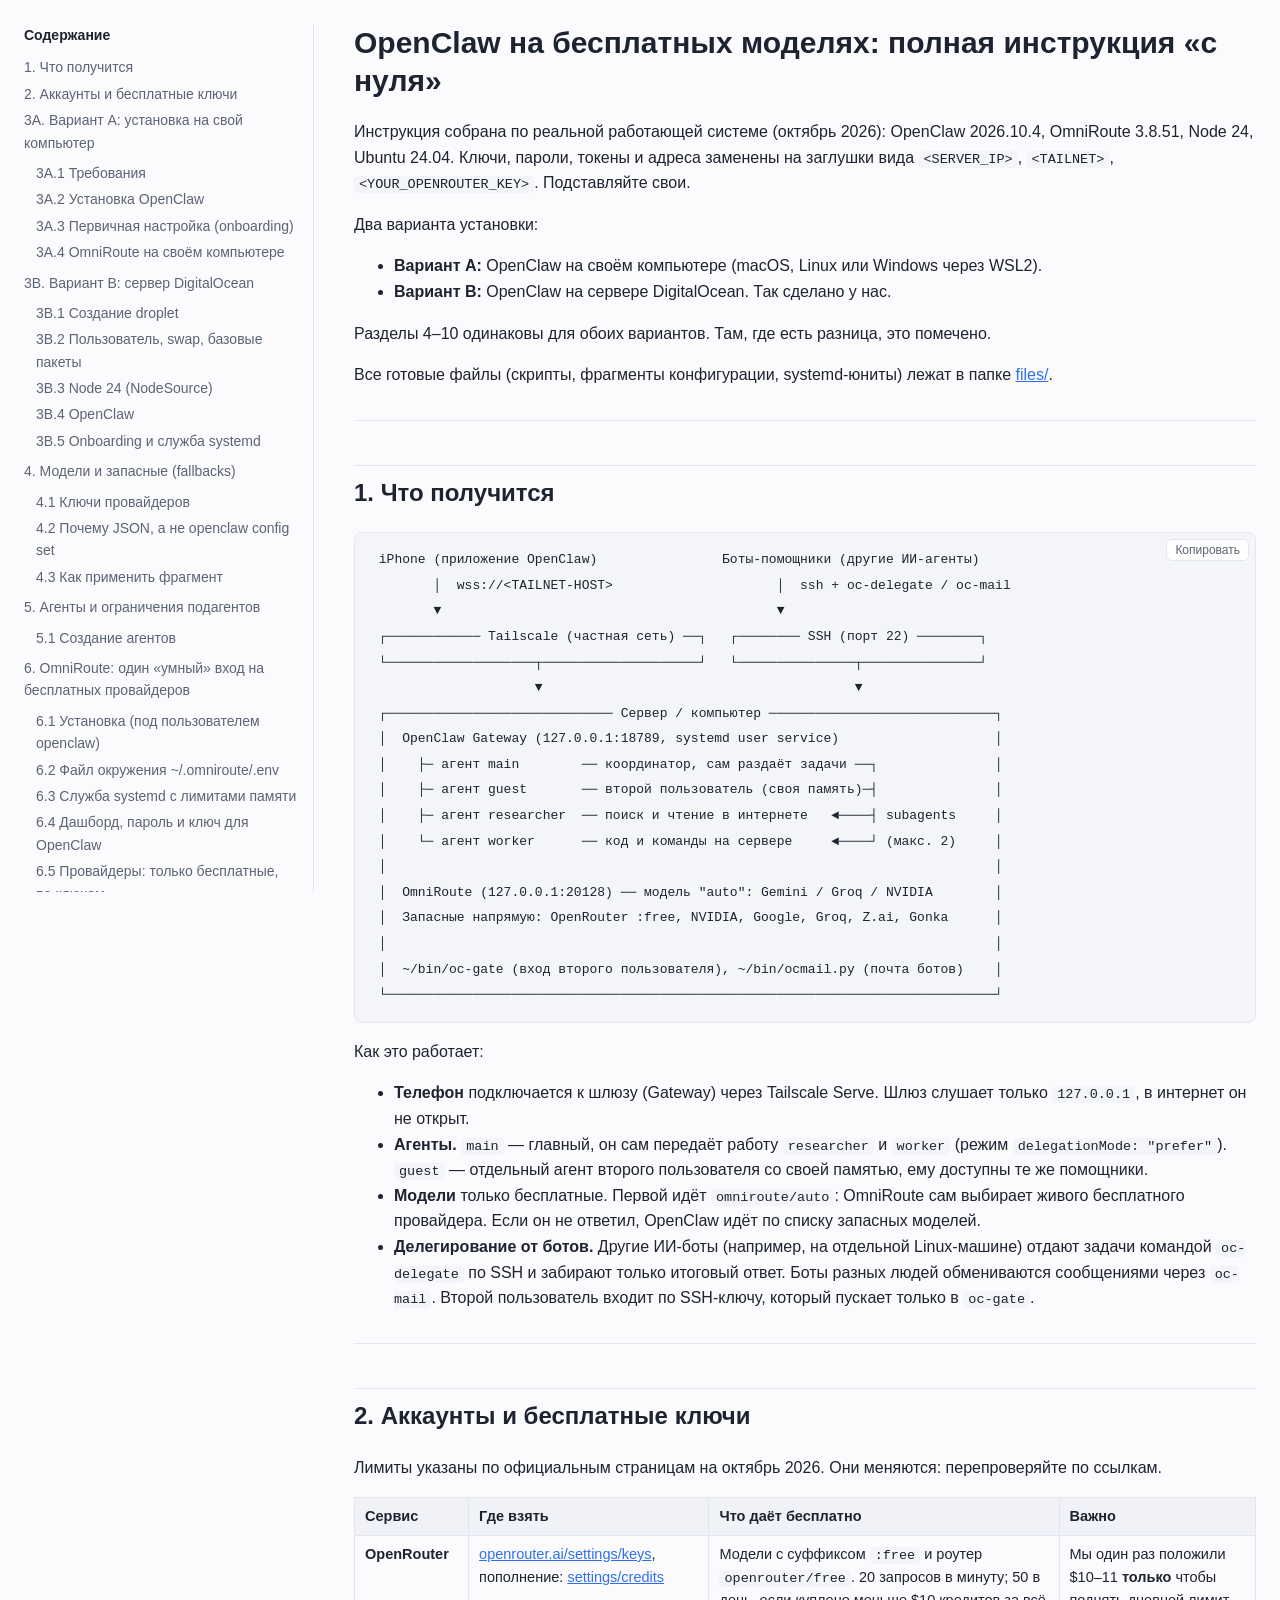
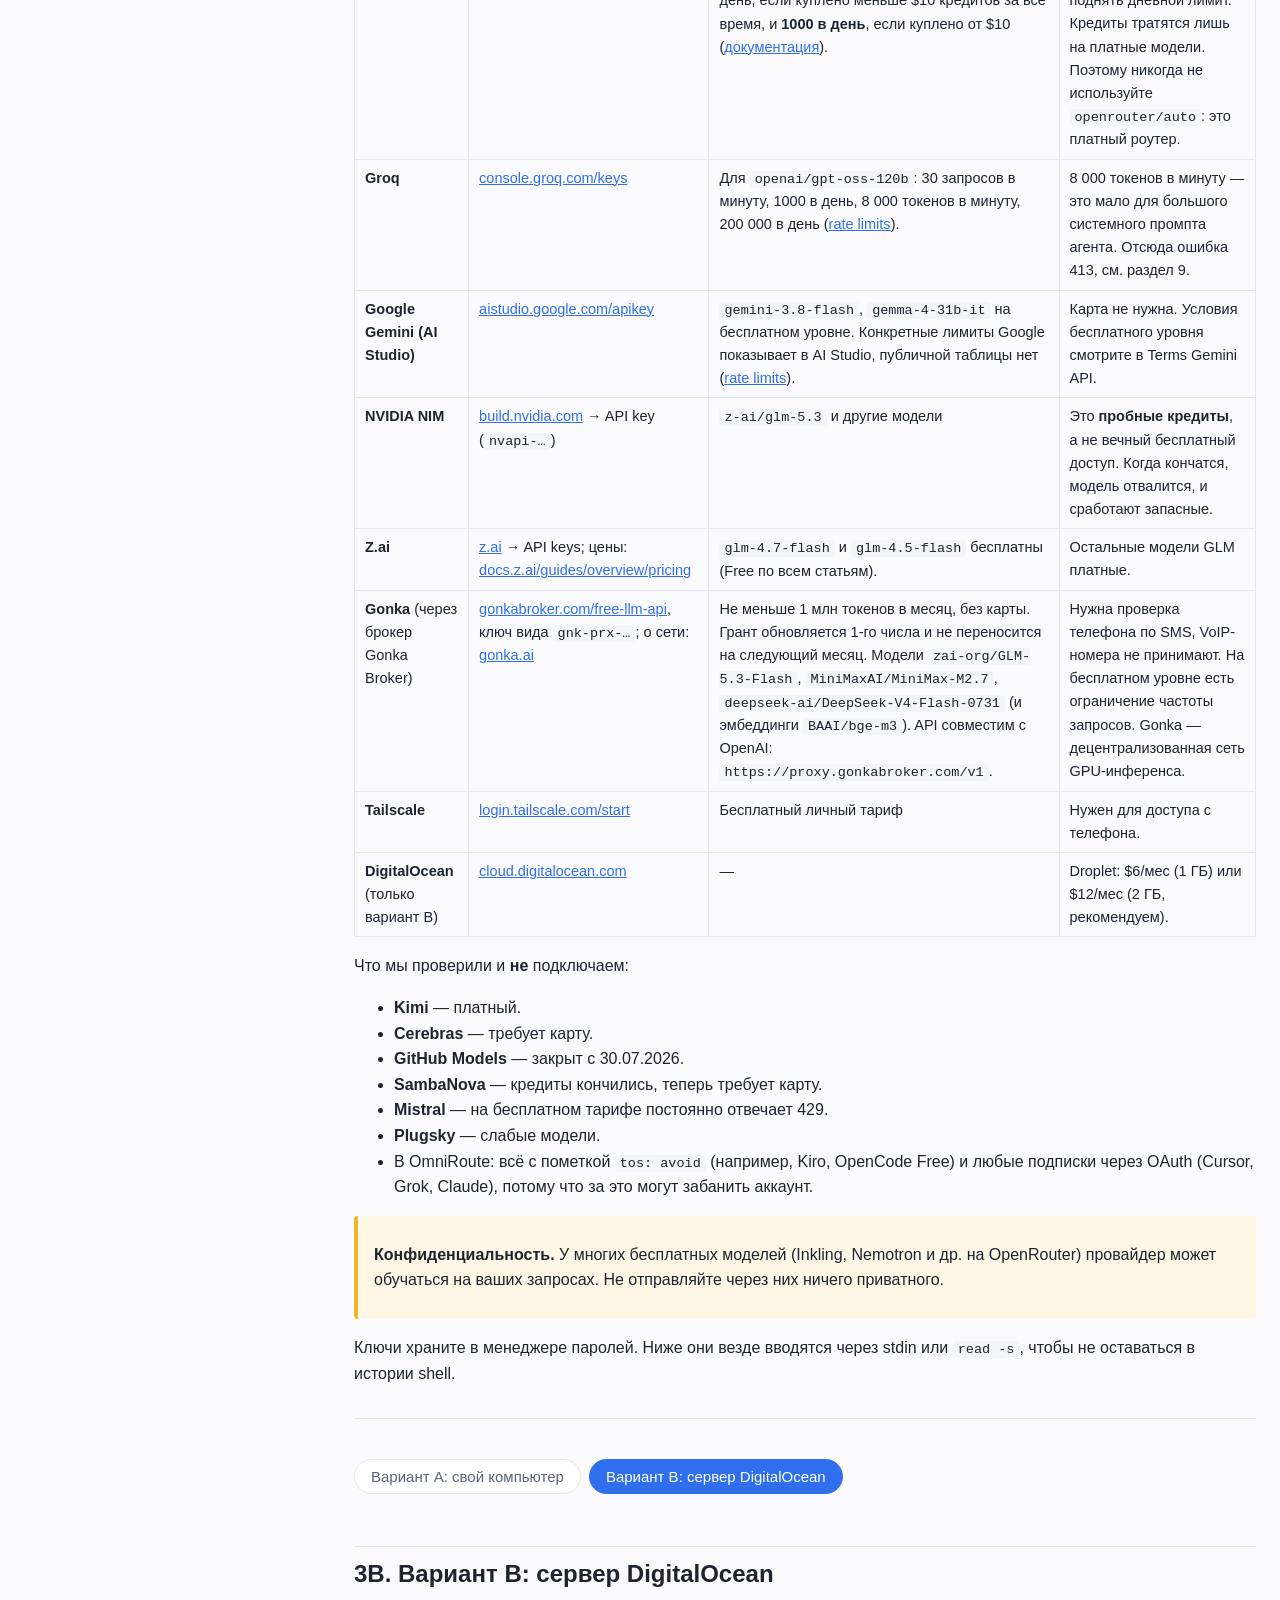
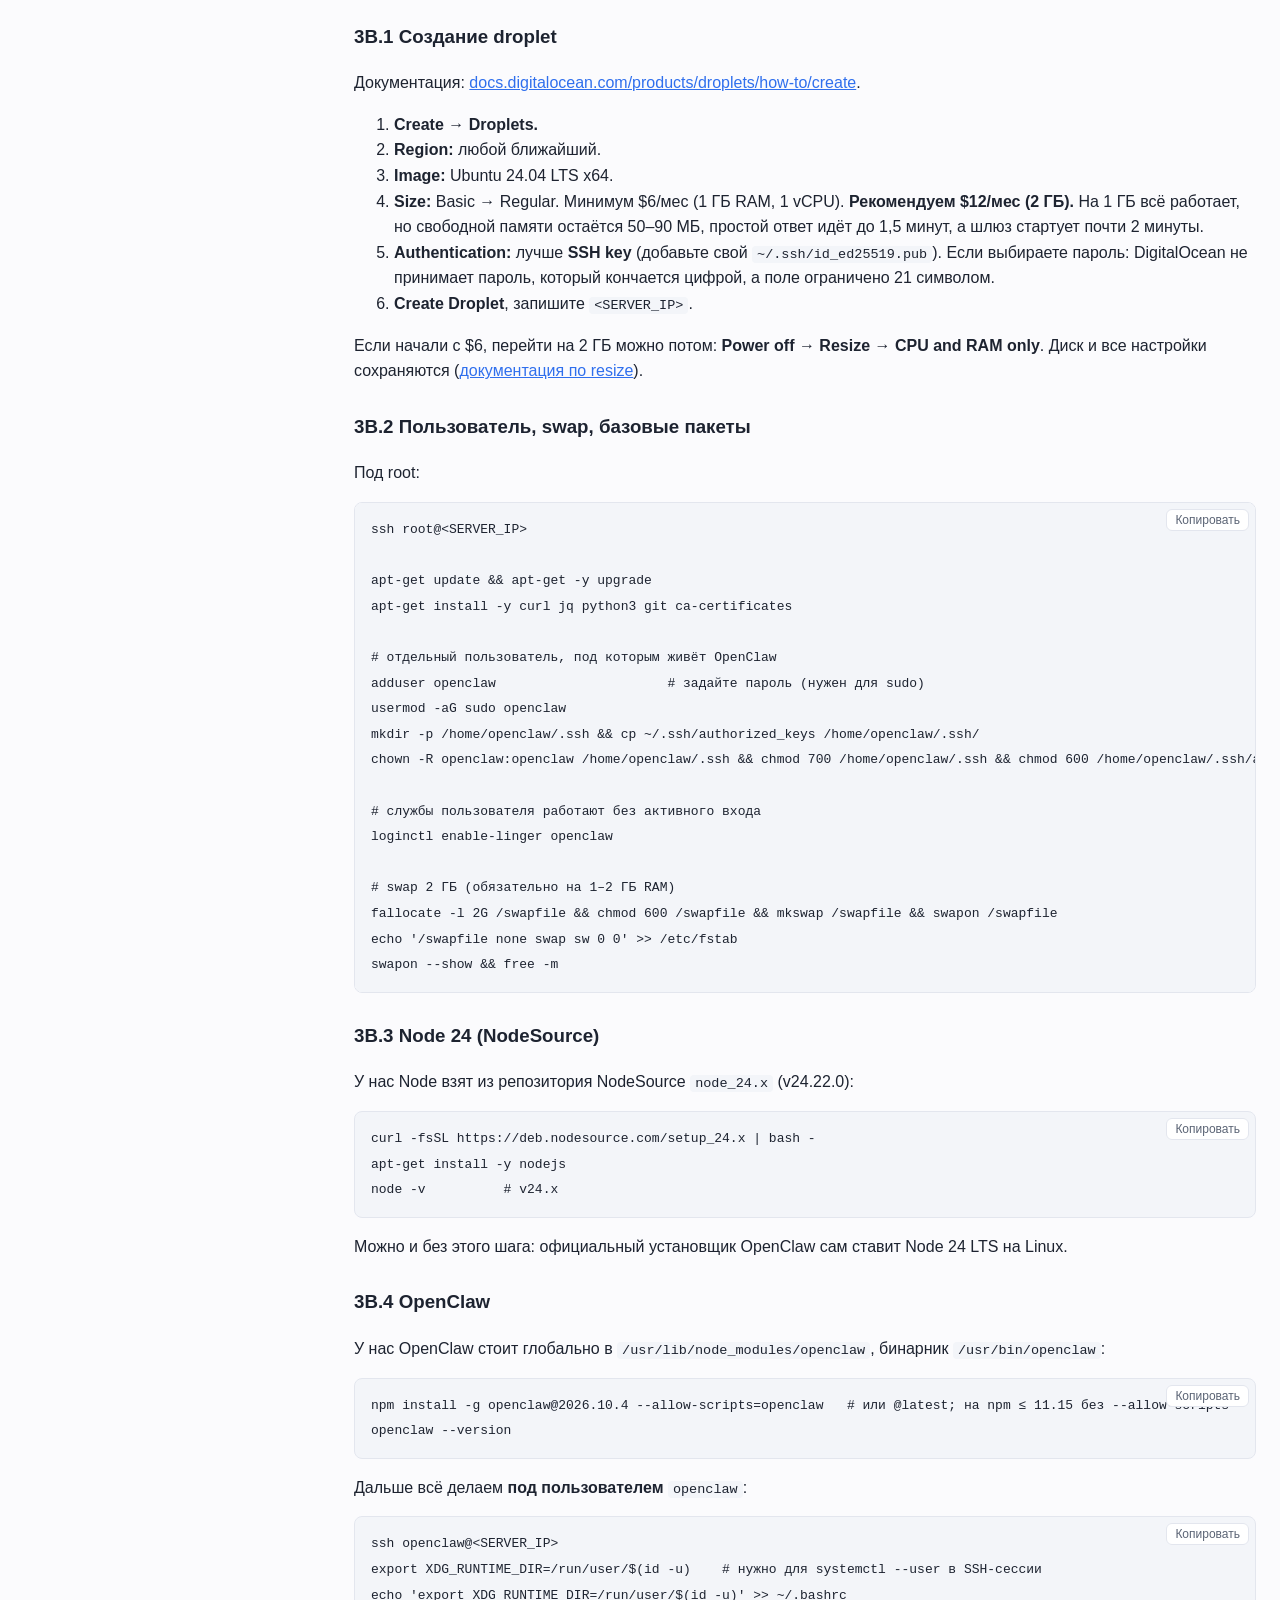
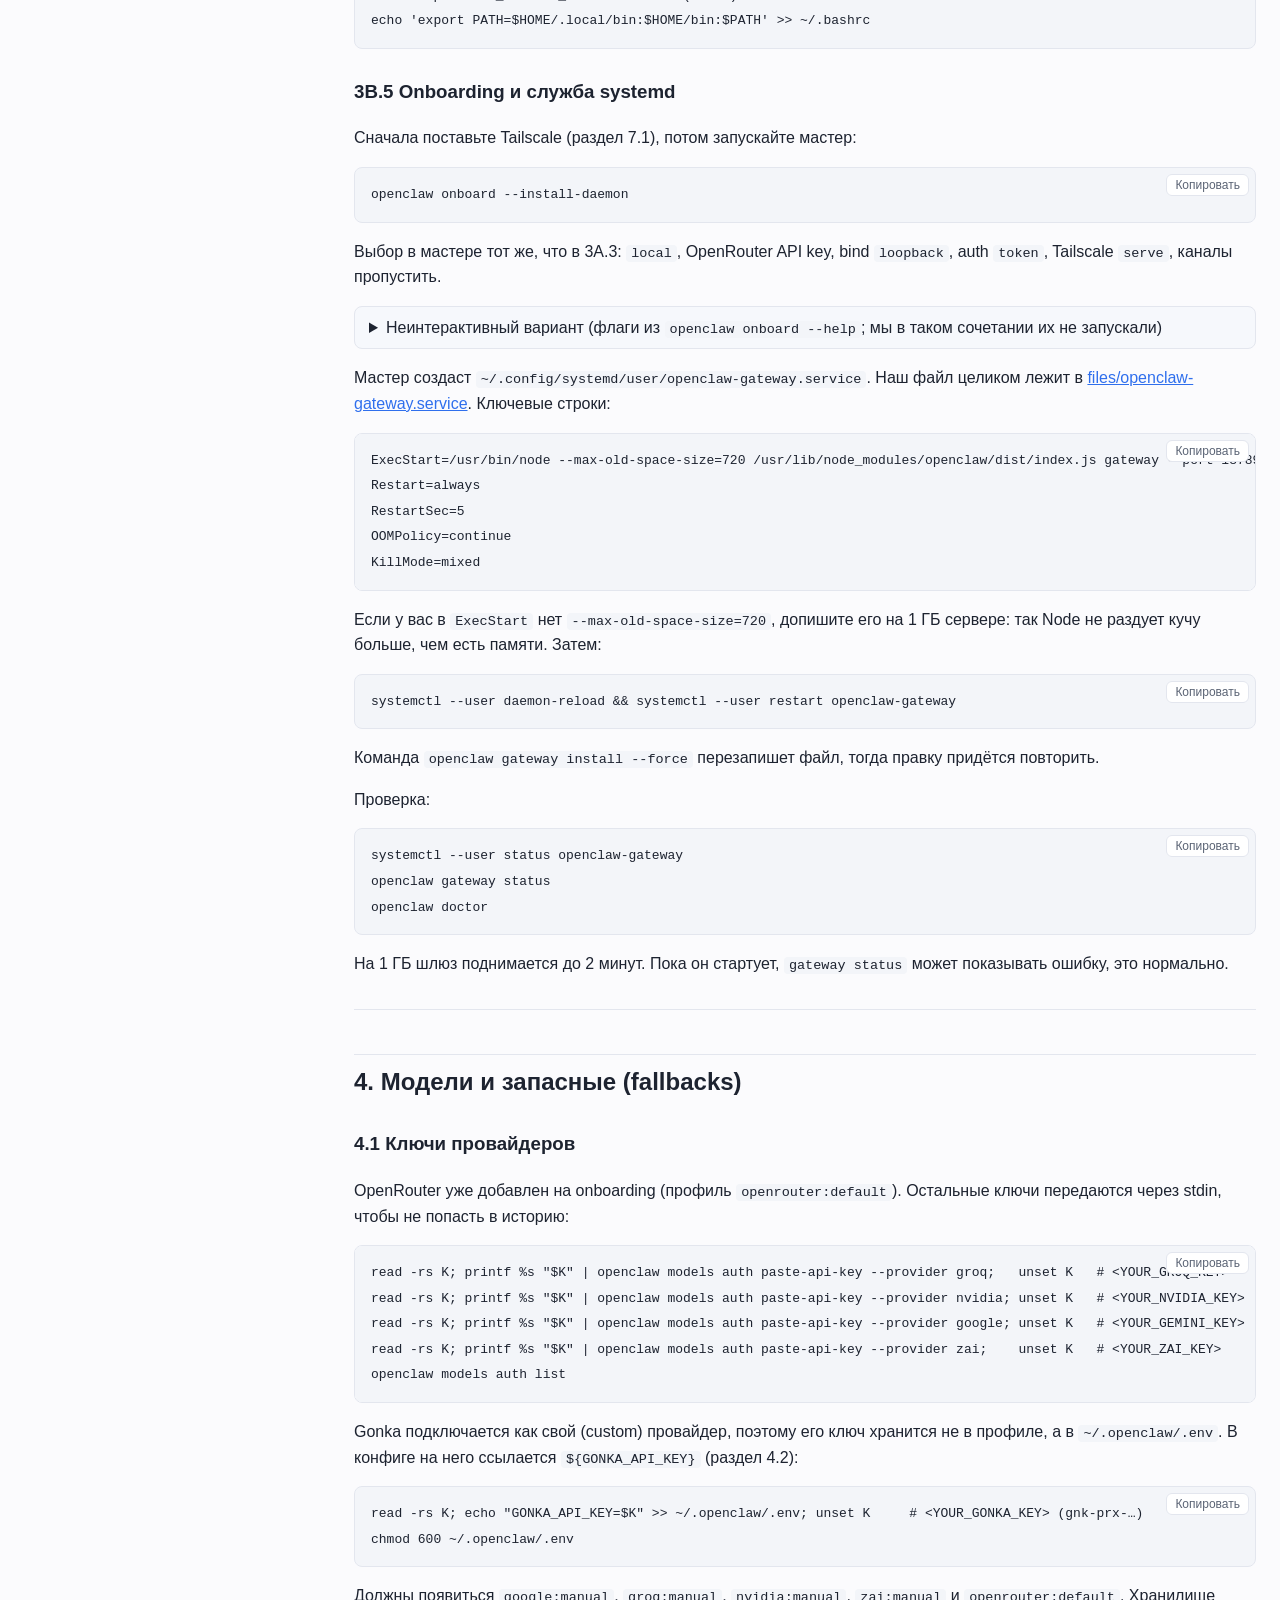
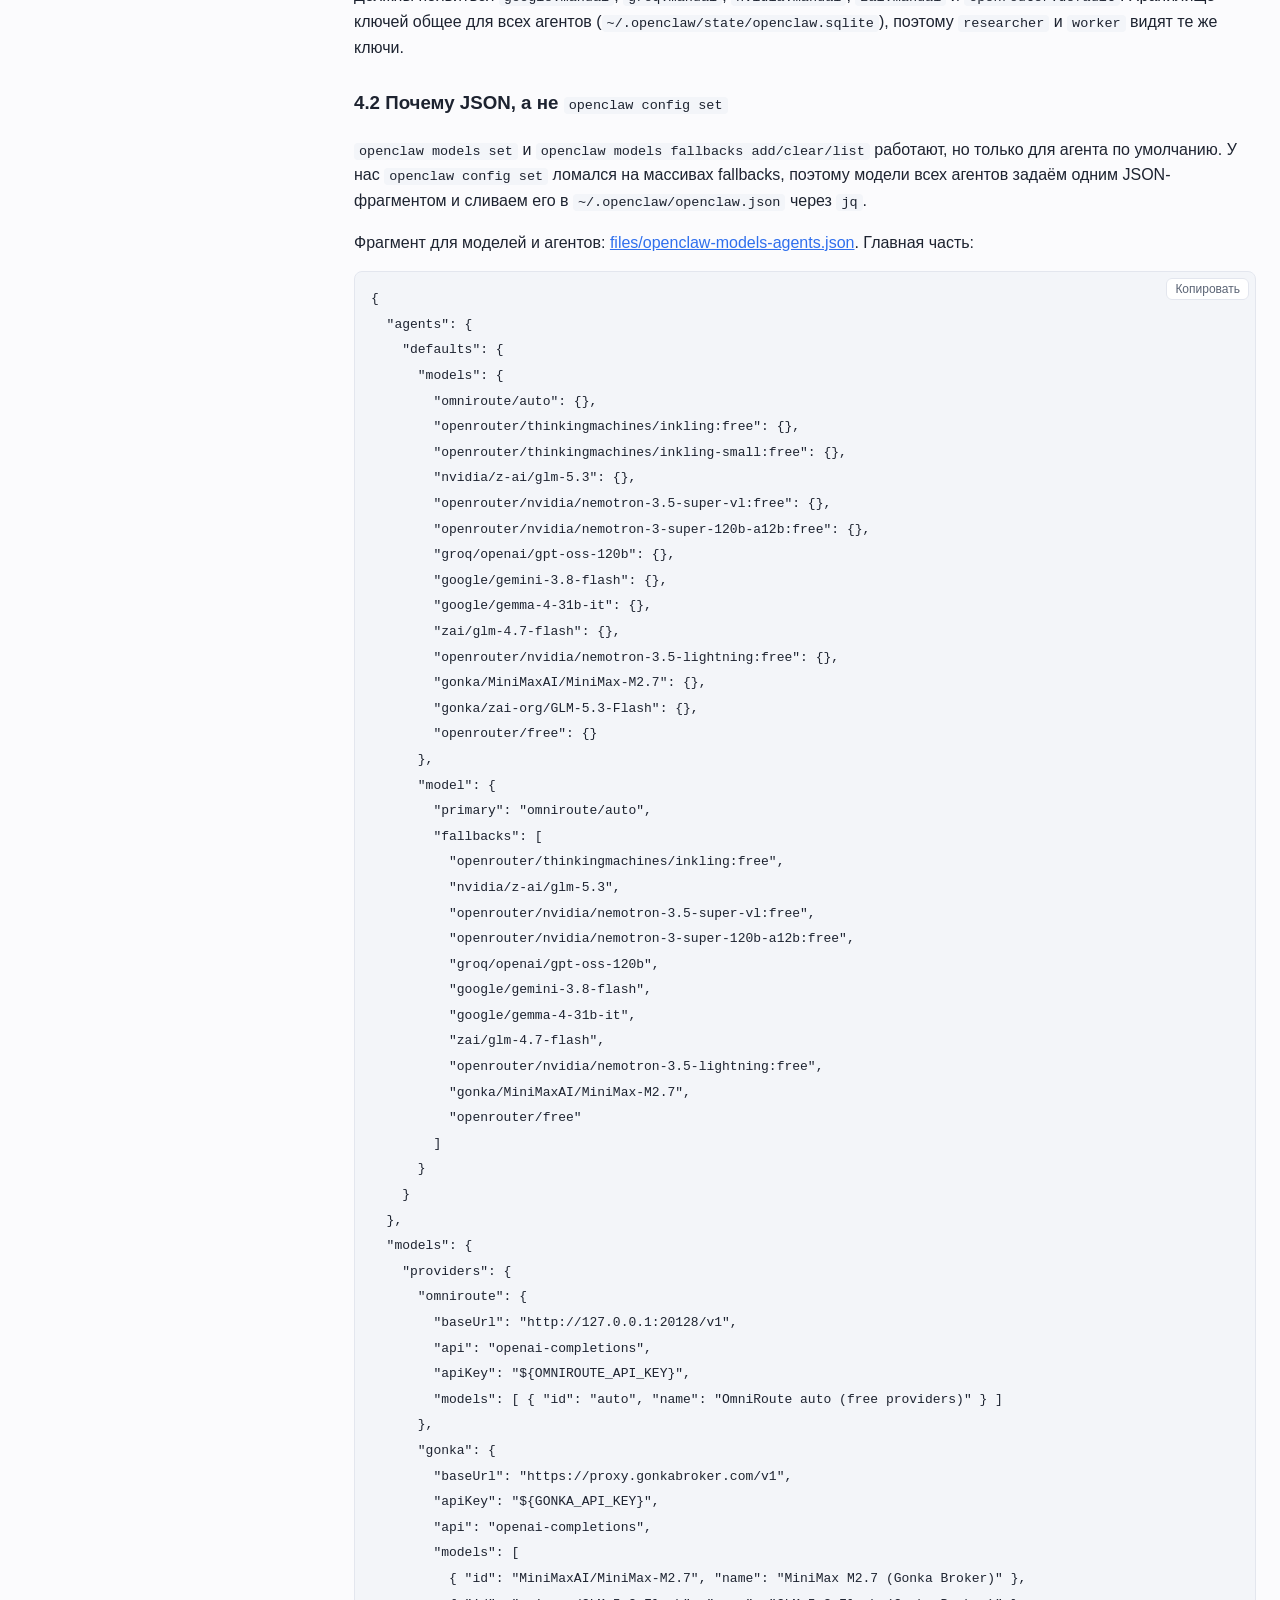
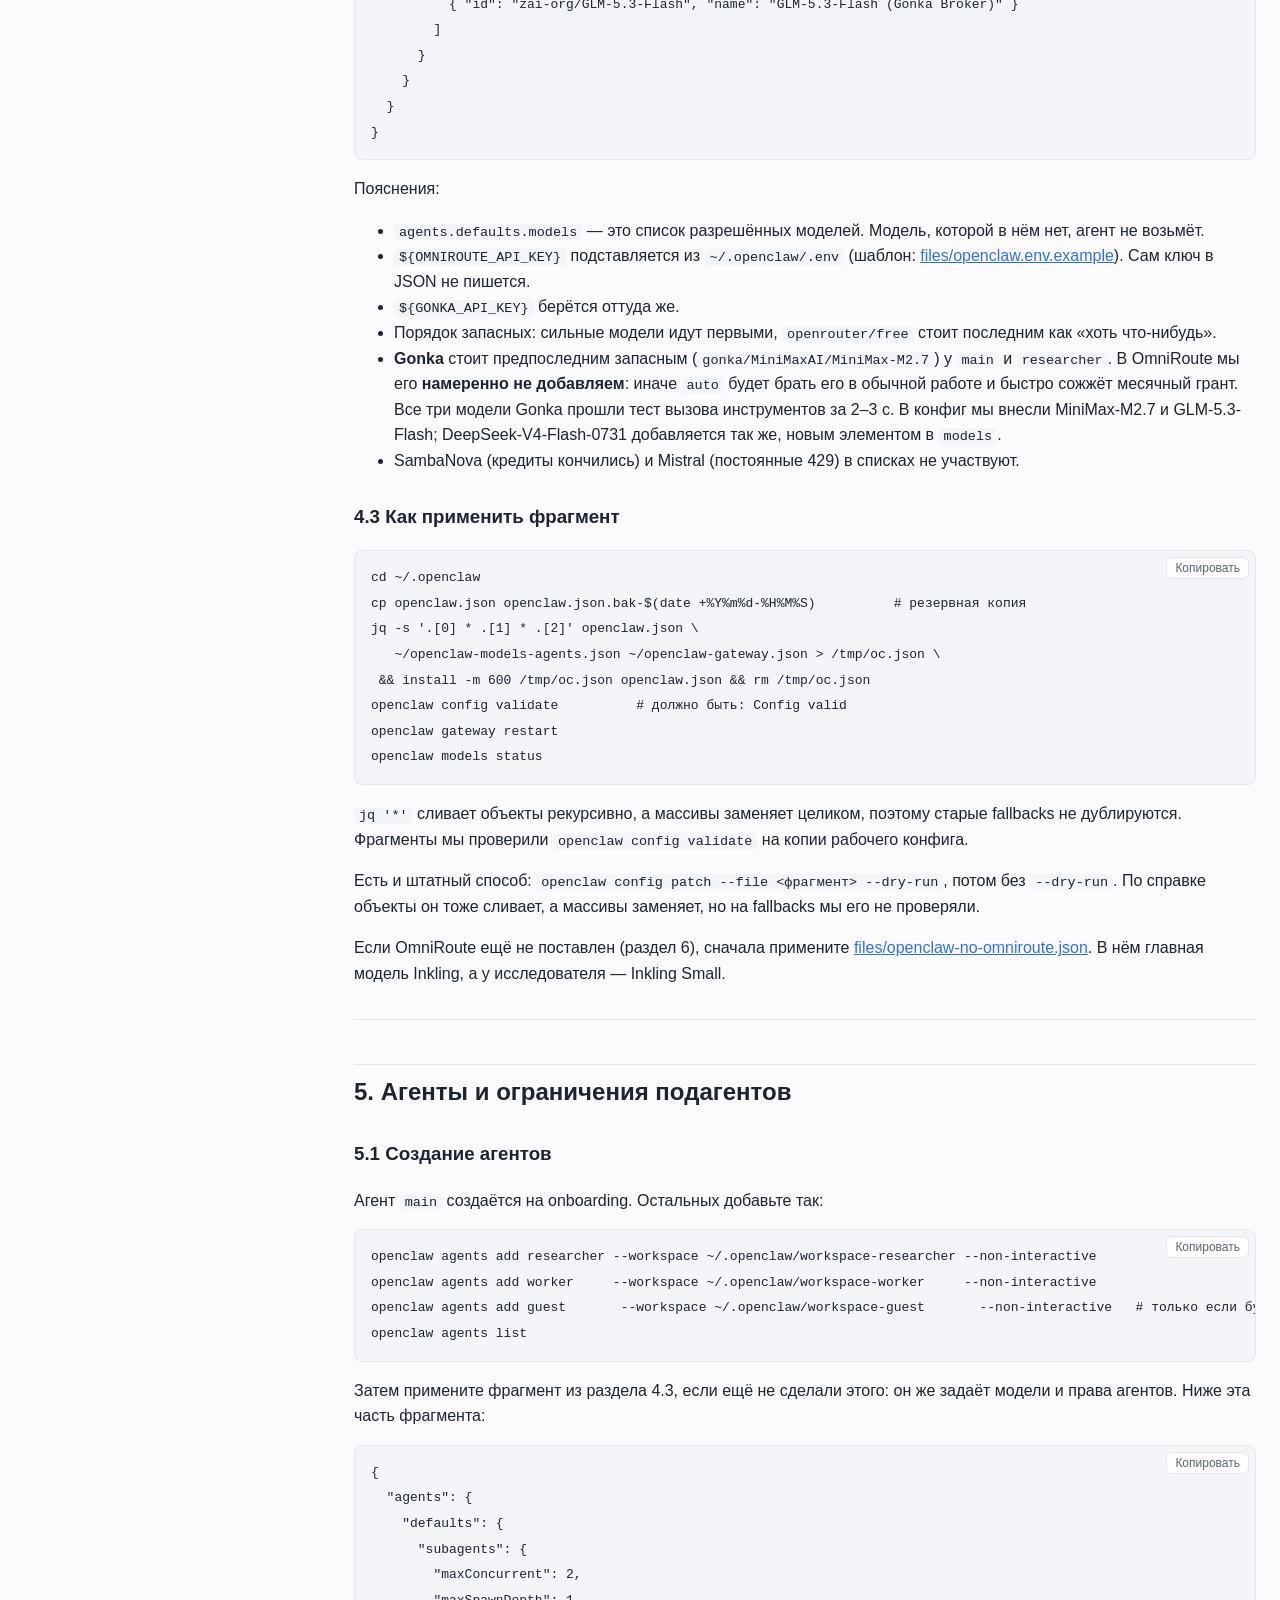
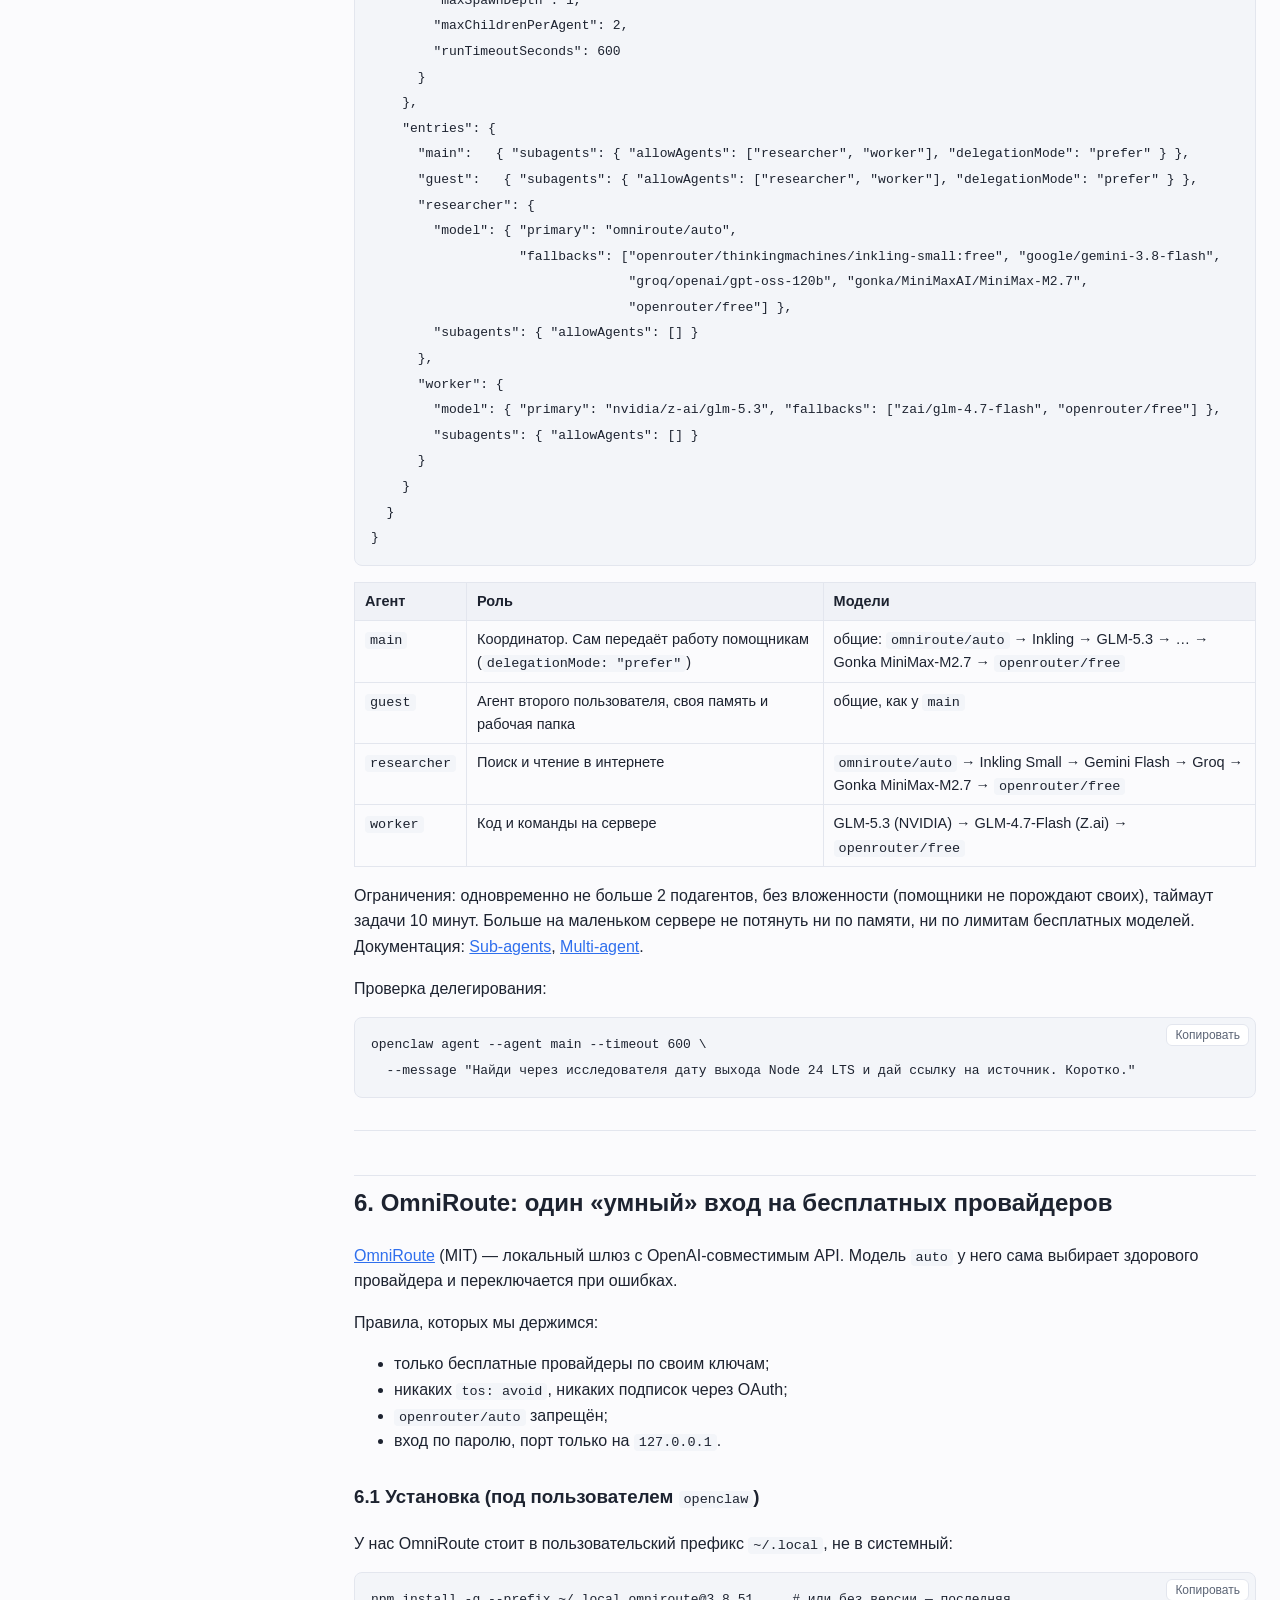
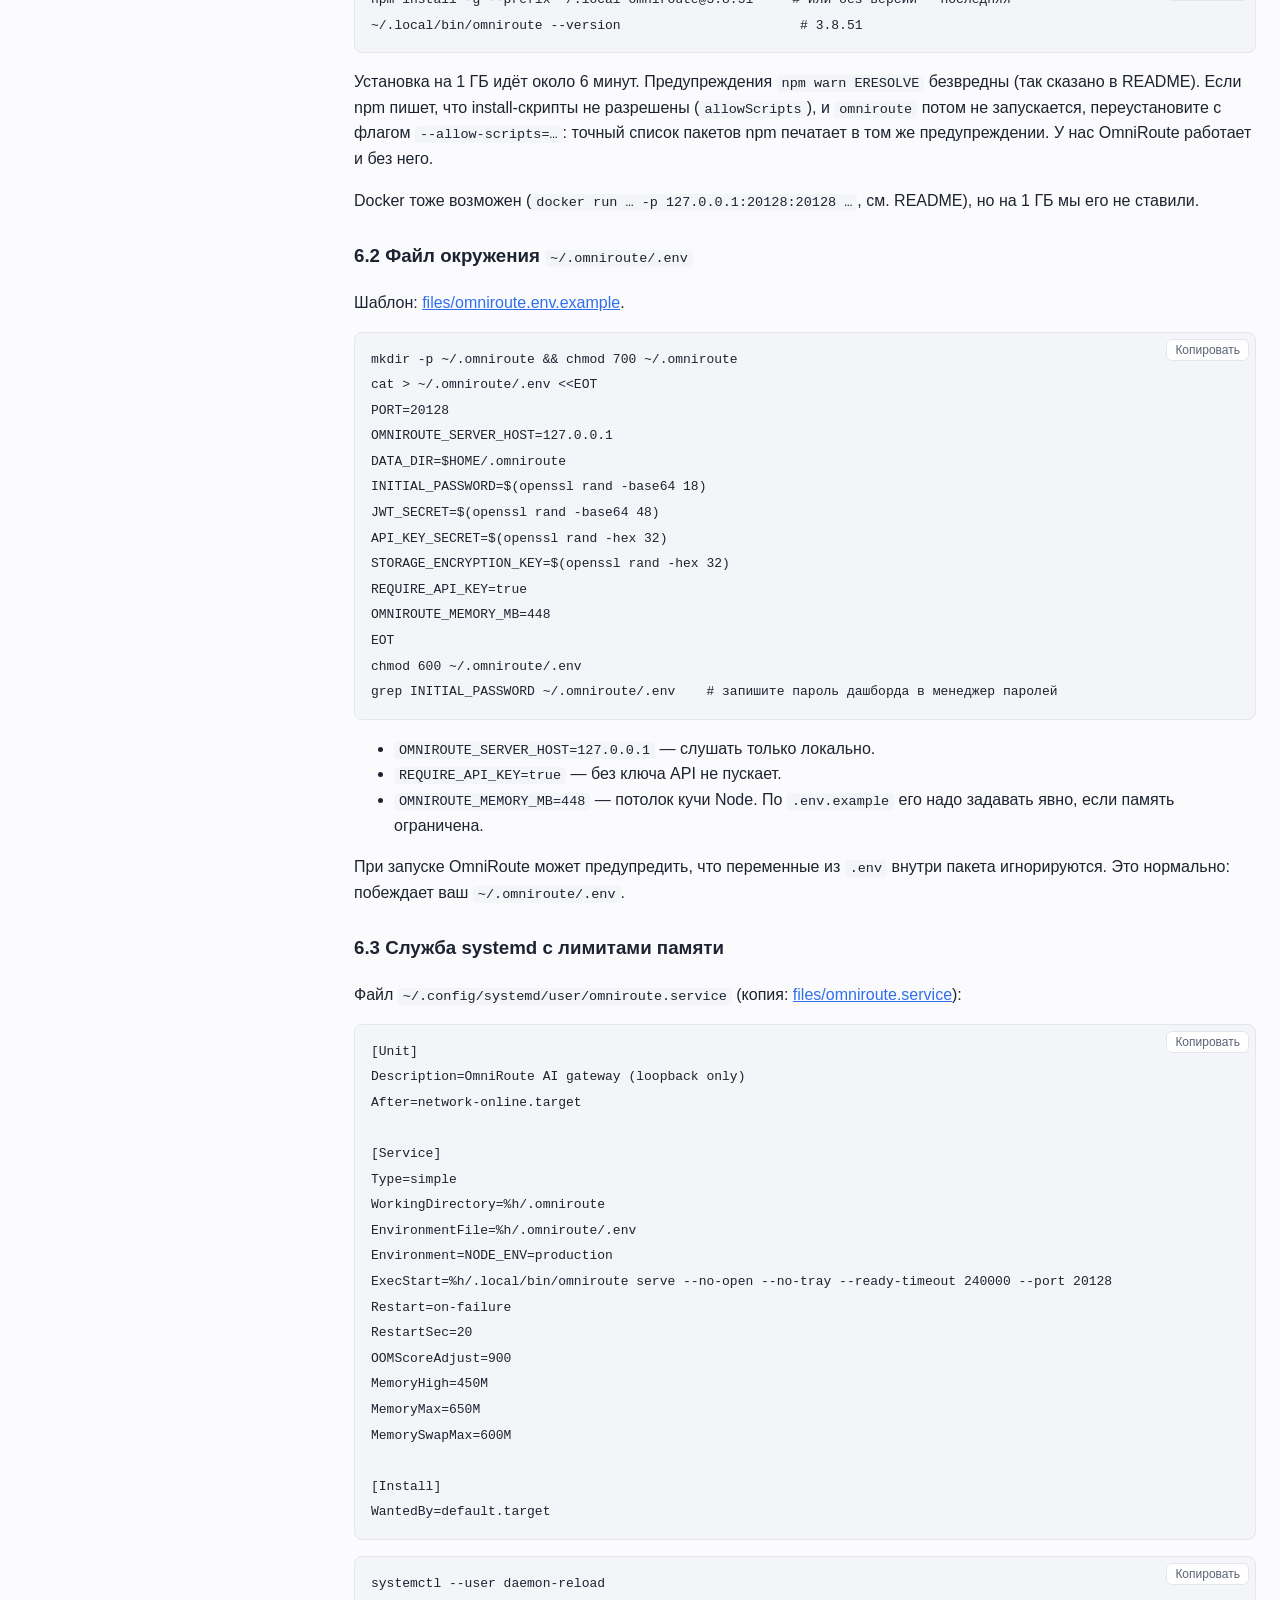
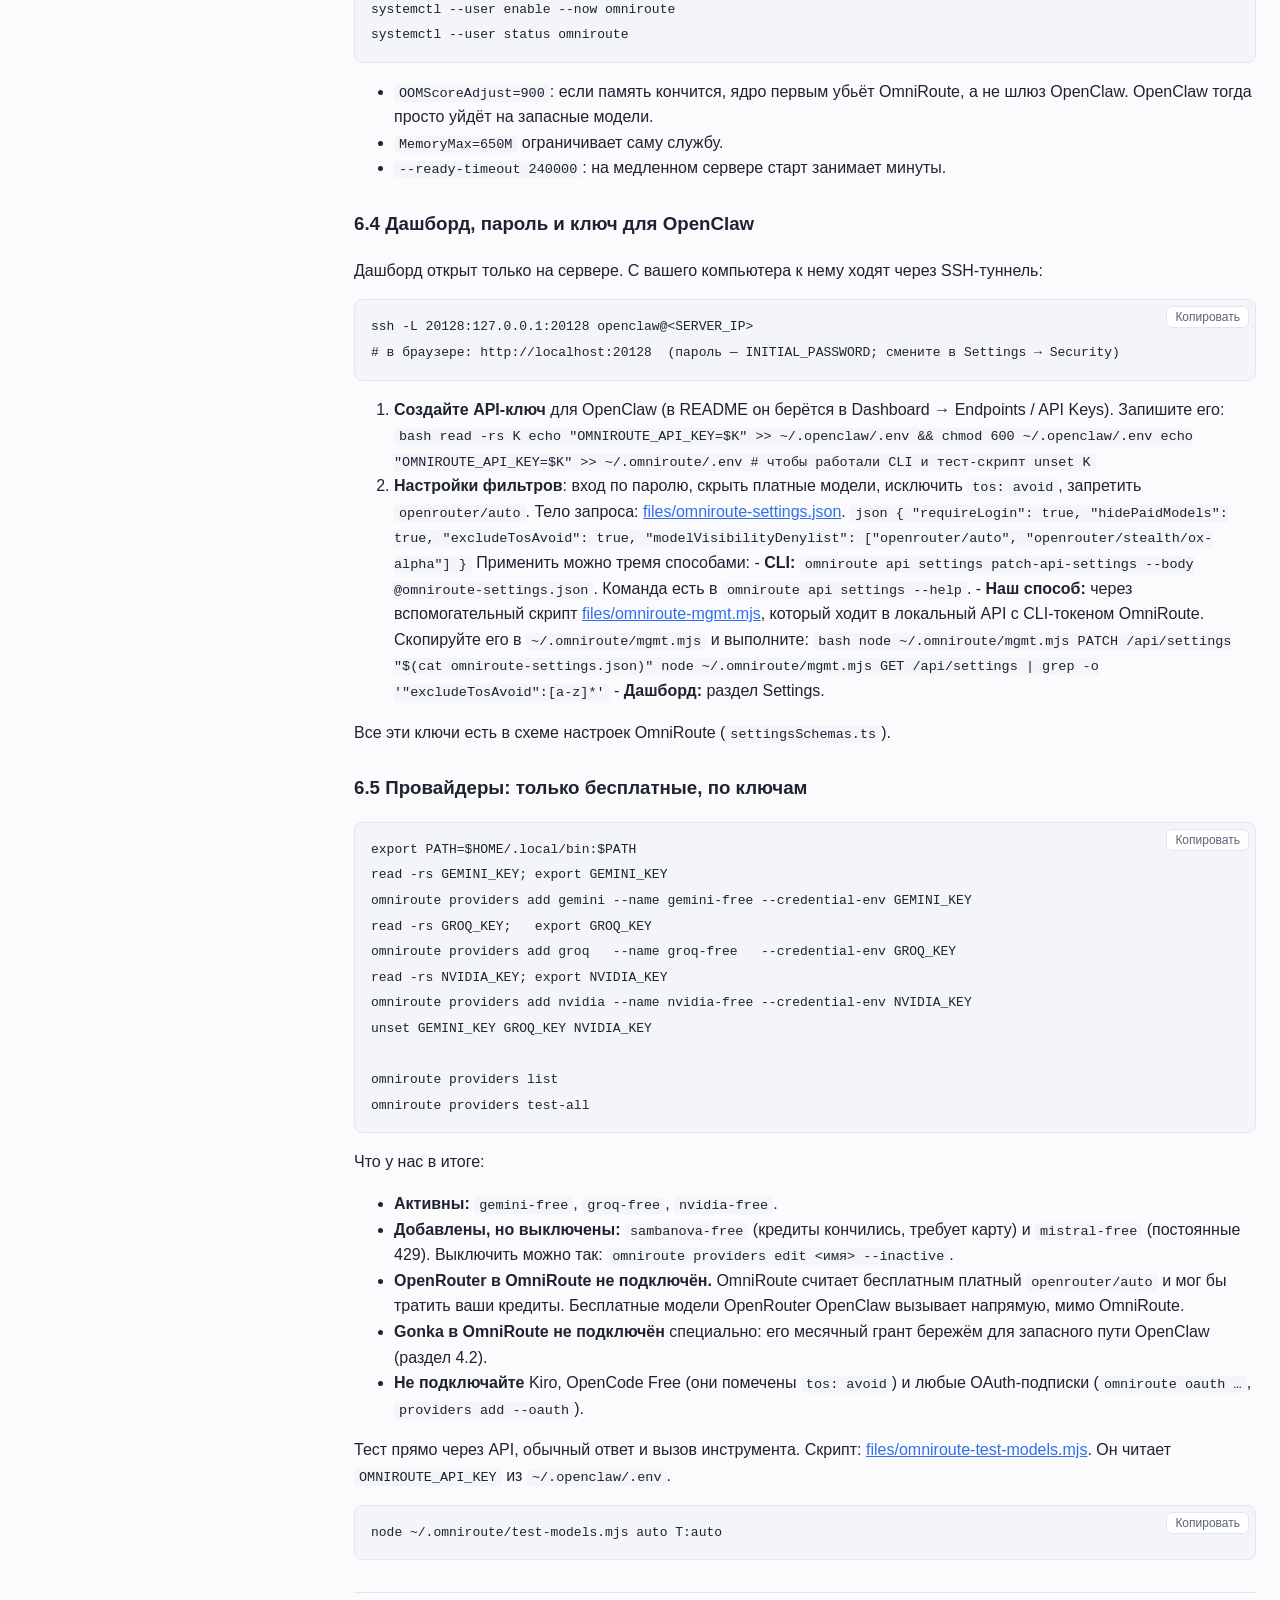
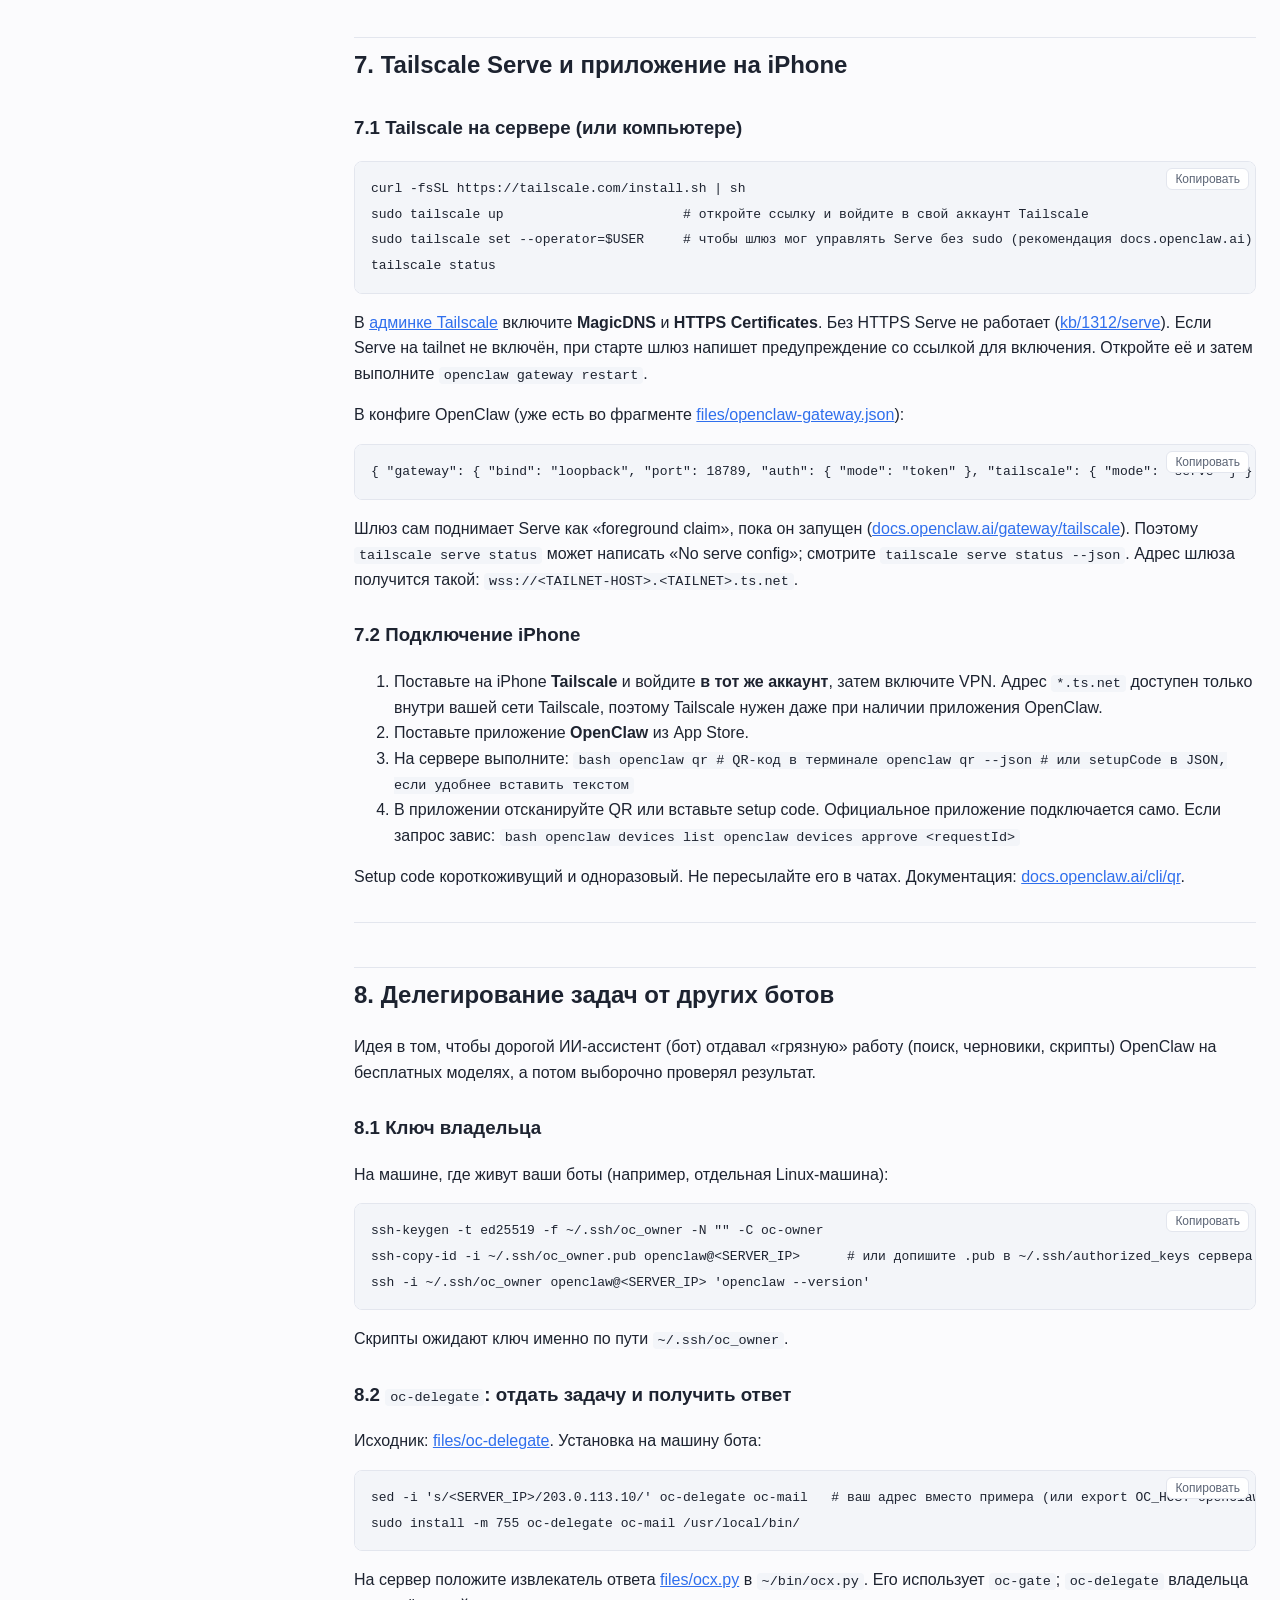
<file: openclaw/index.html>
<!doctype html>
<html lang="ru"><head><meta charset="utf-8"><meta name="viewport" content="width=device-width,initial-scale=1">
<title>OpenClaw на бесплатных моделях — инструкция</title><meta name="description" content="Как вручную собрать систему OpenClaw + OmniRoute на бесплатных моделях: на своём компьютере или на сервере DigitalOcean.">
<style>
:root{--bg:#fbfbfd;--fg:#1d2330;--mut:#5b6475;--acc:#2f6fed;--line:#e3e6ee;--code:#f3f5f9;--warn:#fff7e6}
*{box-sizing:border-box}html{scroll-behavior:smooth}
body{margin:0;background:var(--bg);color:var(--fg);font:16px/1.6 -apple-system,BlinkMacSystemFont,"Segoe UI",Roboto,"Helvetica Neue",Arial,sans-serif}
.wrap{display:grid;grid-template-columns:290px minmax(0,1fr);gap:40px;max-width:1280px;margin:0 auto;padding:24px}
nav.toc{position:sticky;top:16px;align-self:start;max-height:calc(100vh - 32px);overflow:auto;font-size:14px;border-right:1px solid var(--line);padding-right:16px}
nav.toc ul{list-style:none;padding-left:12px;margin:4px 0}nav.toc>div>ul{padding-left:0}
nav.toc a{color:var(--mut);text-decoration:none;display:block;padding:2px 0}nav.toc a:hover{color:var(--acc)}
nav.toc .ttl{font-weight:600;color:var(--fg);margin-bottom:8px}
main{min-width:0}h1{font-size:30px;line-height:1.25;margin-top:0}h2{margin-top:44px;padding-top:8px;border-top:1px solid var(--line)}h3{margin-top:28px}
a{color:var(--acc)}code{background:var(--code);padding:1px 5px;border-radius:4px;font:13.5px/1.5 ui-monospace,SFMono-Regular,Menlo,Consolas,monospace}
pre{position:relative;background:var(--code);border:1px solid var(--line);border-radius:8px;padding:14px 16px;overflow:auto}
pre code{background:none;padding:0;font-size:13px;white-space:pre}
.copy{position:absolute;top:6px;right:6px;font:12px sans-serif;border:1px solid var(--line);background:#fff;border-radius:6px;padding:3px 8px;cursor:pointer;color:var(--mut)}
.copy:hover{color:var(--acc);border-color:var(--acc)}
table{border-collapse:collapse;width:100%;font-size:14.5px;margin:12px 0;display:block;overflow-x:auto}
th,td{border:1px solid var(--line);padding:7px 10px;vertical-align:top;text-align:left}th{background:#f0f2f7}
blockquote{margin:16px 0;padding:10px 16px;background:var(--warn);border-left:4px solid #f0b429;border-radius:4px}
details{background:#f6f8fc;border:1px solid var(--line);border-radius:8px;padding:8px 14px;margin:12px 0}summary{cursor:pointer;font-weight:500}
.tabs{display:flex;gap:8px;margin:28px 0 0;flex-wrap:wrap;position:sticky;top:0;background:var(--bg);padding:8px 0;z-index:2}
.tab{border:1px solid var(--line);background:#fff;border-radius:999px;padding:8px 16px;font-size:15px;cursor:pointer;color:var(--mut)}
.tab.on{background:var(--acc);border-color:var(--acc);color:#fff}
.js .variant{display:none}.js .variant.on{display:block}
hr{border:0;border-top:1px solid var(--line);margin:32px 0}
@media (max-width:900px){.wrap{grid-template-columns:1fr}nav.toc{position:static;max-height:none;border-right:0;border-bottom:1px solid var(--line);padding-bottom:12px}}
@media print{nav.toc,.tabs,.copy{display:none}.js .variant{display:block}}
</style><script>
document.documentElement.classList.add('js');
(function(){
 function show(v){document.querySelectorAll('.variant').forEach(function(d){d.classList.toggle('on',d.dataset.variant===v)});
  document.querySelectorAll('.tab').forEach(function(t){t.classList.toggle('on',t.dataset.v===v);t.setAttribute('aria-selected',t.dataset.v===v)});
  try{localStorage.setItem('oc-variant',v)}catch(e){}}
 function fromHash(){var h=decodeURIComponent(location.hash.slice(1));if(!h)return null;
  var el=document.getElementById(h);if(!el)return null;var p=el.closest('.variant');return p?p.dataset.variant:null}
 document.addEventListener('DOMContentLoaded',function(){
  var v=fromHash()||(function(){try{return localStorage.getItem('oc-variant')}catch(e){return null}})()||'b';show(v);
  document.querySelectorAll('.tab').forEach(function(t){t.addEventListener('click',function(){show(t.dataset.v)})});
  window.addEventListener('hashchange',function(){var v=fromHash();if(v){show(v);var el=document.getElementById(decodeURIComponent(location.hash.slice(1)));if(el)el.scrollIntoView()}});
  document.querySelectorAll('pre').forEach(function(p){var b=document.createElement('button');b.className='copy';b.type='button';b.textContent='Копировать';
   b.addEventListener('click',function(){var t=p.querySelector('code')?p.querySelector('code').innerText:p.innerText;
    var done=function(){b.textContent='Скопировано';setTimeout(function(){b.textContent='Копировать'},1500)};
    if(navigator.clipboard&&window.isSecureContext){navigator.clipboard.writeText(t).then(done)}else{var ta=document.createElement('textarea');ta.value=t;document.body.appendChild(ta);ta.select();document.execCommand('copy');ta.remove();done()}});
   p.appendChild(b)});
 });
})();
</script></head>
<body><div class="wrap"><nav class="toc"><div class="ttl">Содержание</div><div class="toc">
<ul>
<li><a href="#1-что-получится">1. Что получится</a></li>
<li><a href="#2-аккаунты-и-бесплатные-ключи">2. Аккаунты и бесплатные ключи</a></li>
<li><a href="#3a-вариант-a-установка-на-свой-компьютер">3A. Вариант A: установка на свой компьютер</a><ul>
<li><a href="#3a1-требования">3A.1 Требования</a></li>
<li><a href="#3a2-установка-openclaw">3A.2 Установка OpenClaw</a></li>
<li><a href="#3a3-первичная-настройка-onboarding">3A.3 Первичная настройка (onboarding)</a></li>
<li><a href="#3a4-omniroute-на-своём-компьютере">3A.4 OmniRoute на своём компьютере</a></li>
</ul>
</li>
<li><a href="#3b-вариант-b-сервер-digitalocean">3B. Вариант B: сервер DigitalOcean</a><ul>
<li><a href="#3b1-создание-droplet">3B.1 Создание droplet</a></li>
<li><a href="#3b2-пользователь-swap-базовые-пакеты">3B.2 Пользователь, swap, базовые пакеты</a></li>
<li><a href="#3b3-node-24-nodesource">3B.3 Node 24 (NodeSource)</a></li>
<li><a href="#3b4-openclaw">3B.4 OpenClaw</a></li>
<li><a href="#3b5-onboarding-и-служба-systemd">3B.5 Onboarding и служба systemd</a></li>
</ul>
</li>
<li><a href="#4-модели-и-запасные-fallbacks">4. Модели и запасные (fallbacks)</a><ul>
<li><a href="#41-ключи-провайдеров">4.1 Ключи провайдеров</a></li>
<li><a href="#42-почему-json-а-не-openclaw-config-set">4.2 Почему JSON, а не openclaw config set</a></li>
<li><a href="#43-как-применить-фрагмент">4.3 Как применить фрагмент</a></li>
</ul>
</li>
<li><a href="#5-агенты-и-ограничения-подагентов">5. Агенты и ограничения подагентов</a><ul>
<li><a href="#51-создание-агентов">5.1 Создание агентов</a></li>
</ul>
</li>
<li><a href="#6-omniroute-один-умный-вход-на-бесплатных-провайдеров">6. OmniRoute: один «умный» вход на бесплатных провайдеров</a><ul>
<li><a href="#61-установка-под-пользователем-openclaw">6.1 Установка (под пользователем openclaw)</a></li>
<li><a href="#62-файл-окружения-omnirouteenv">6.2 Файл окружения ~/.omniroute/.env</a></li>
<li><a href="#63-служба-systemd-с-лимитами-памяти">6.3 Служба systemd с лимитами памяти</a></li>
<li><a href="#64-дашборд-пароль-и-ключ-для-openclaw">6.4 Дашборд, пароль и ключ для OpenClaw</a></li>
<li><a href="#65-провайдеры-только-бесплатные-по-ключам">6.5 Провайдеры: только бесплатные, по ключам</a></li>
</ul>
</li>
<li><a href="#7-tailscale-serve-и-приложение-на-iphone">7. Tailscale Serve и приложение на iPhone</a><ul>
<li><a href="#71-tailscale-на-сервере-или-компьютере">7.1 Tailscale на сервере (или компьютере)</a></li>
<li><a href="#72-подключение-iphone">7.2 Подключение iPhone</a></li>
</ul>
</li>
<li><a href="#8-делегирование-задач-от-других-ботов">8. Делегирование задач от других ботов</a><ul>
<li><a href="#81-ключ-владельца">8.1 Ключ владельца</a></li>
<li><a href="#82-oc-delegate-отдать-задачу-и-получить-ответ">8.2 oc-delegate: отдать задачу и получить ответ</a></li>
<li><a href="#83-навык-skill-для-ботов">8.3 Навык (skill) для ботов</a></li>
<li><a href="#84-второй-пользователь-ключ-с-forced-command-oc-gate">8.4 Второй пользователь: ключ с forced command (oc-gate)</a></li>
<li><a href="#85-oc-mail-почта-между-ботами-двух-людей">8.5 oc-mail: почта между ботами двух людей</a></li>
<li><a href="#86-для-варианта-a">8.6 Для варианта A</a></li>
</ul>
</li>
<li><a href="#9-проверки-и-решение-проблем">9. Проверки и решение проблем</a><ul>
<li><a href="#91-быстрая-проверка-всей-системы">9.1 Быстрая проверка всей системы</a></li>
<li><a href="#92-таблица-проблем">9.2 Таблица проблем</a></li>
<li><a href="#93-откат">9.3 Откат</a></li>
</ul>
</li>
<li><a href="#10-безопасность">10. Безопасность</a></li>
<li><a href="#приложение-проверенные-версии-и-пути">Приложение: проверенные версии и пути</a></li>
</ul>
</div>

<p style="margin-top:12px"><a href="files/index.html">Все файлы →</a> · <a href="openclaw-setup-ru.md">Markdown</a></p></nav>
<main><h1 id="openclaw-на-бесплатных-моделях-полная-инструкция-с-нуля">OpenClaw на бесплатных моделях: полная инструкция «с нуля»</h1>
<p>Инструкция собрана по реальной работающей системе (октябрь 2026): OpenClaw 2026.10.4, OmniRoute 3.8.51, Node 24, Ubuntu 24.04. Ключи, пароли, токены и адреса заменены на заглушки вида <code>&lt;SERVER_IP&gt;</code>, <code>&lt;TAILNET&gt;</code>, <code>&lt;YOUR_OPENROUTER_KEY&gt;</code>. Подставляйте свои.</p>
<p>Два варианта установки:</p>
<ul>
<li><strong>Вариант A:</strong> OpenClaw на своём компьютере (macOS, Linux или Windows через WSL2).</li>
<li><strong>Вариант B:</strong> OpenClaw на сервере DigitalOcean. Так сделано у нас.</li>
</ul>
<p>Разделы 4–10 одинаковы для обоих вариантов. Там, где есть разница, это помечено.</p>
<p>Все готовые файлы (скрипты, фрагменты конфигурации, systemd-юниты) лежат в папке <a href="files/index.html">files/</a>.</p>
<hr />
<h2 id="1-что-получится">1. Что получится</h2>
<pre><code class="language-text"> iPhone (приложение OpenClaw)                Боты-помощники (другие ИИ-агенты)
        │  wss://&lt;TAILNET-HOST&gt;                     │  ssh + oc-delegate / oc-mail
        ▼                                           ▼
 ┌──────────── Tailscale (частная сеть) ──┐   ┌──────── SSH (порт 22) ────────┐
 └───────────────────┬────────────────────┘   └───────────────┬───────────────┘
                     ▼                                        ▼
 ┌───────────────────────────── Сервер / компьютер ─────────────────────────────┐
 │  OpenClaw Gateway (127.0.0.1:18789, systemd user service)                    │
 │    ├─ агент main        ── координатор, сам раздаёт задачи ──┐               │
 │    ├─ агент guest       ── второй пользователь (своя память)─┤               │
 │    ├─ агент researcher  ── поиск и чтение в интернете   ◄────┤ subagents     │
 │    └─ агент worker      ── код и команды на сервере     ◄────┘ (макс. 2)     │
 │                                                                              │
 │  OmniRoute (127.0.0.1:20128) ── модель &quot;auto&quot;: Gemini / Groq / NVIDIA        │
 │  Запасные напрямую: OpenRouter :free, NVIDIA, Google, Groq, Z.ai, Gonka      │
 │                                                                              │
 │  ~/bin/oc-gate (вход второго пользователя), ~/bin/ocmail.py (почта ботов)    │
 └──────────────────────────────────────────────────────────────────────────────┘
</code></pre>
<p>Как это работает:</p>
<ul>
<li><strong>Телефон</strong> подключается к шлюзу (Gateway) через Tailscale Serve. Шлюз слушает только <code>127.0.0.1</code>, в интернет он не открыт.</li>
<li><strong>Агенты.</strong> <code>main</code> — главный, он сам передаёт работу <code>researcher</code> и <code>worker</code> (режим <code>delegationMode: "prefer"</code>). <code>guest</code> — отдельный агент второго пользователя со своей памятью, ему доступны те же помощники.</li>
<li><strong>Модели</strong> только бесплатные. Первой идёт <code>omniroute/auto</code>: OmniRoute сам выбирает живого бесплатного провайдера. Если он не ответил, OpenClaw идёт по списку запасных моделей.</li>
<li><strong>Делегирование от ботов.</strong> Другие ИИ-боты (например, на отдельной Linux-машине) отдают задачи командой <code>oc-delegate</code> по SSH и забирают только итоговый ответ. Боты разных людей обмениваются сообщениями через <code>oc-mail</code>. Второй пользователь входит по SSH-ключу, который пускает только в <code>oc-gate</code>.</li>
</ul>
<hr />
<h2 id="2-аккаунты-и-бесплатные-ключи">2. Аккаунты и бесплатные ключи</h2>
<p>Лимиты указаны по официальным страницам на октябрь 2026. Они меняются: перепроверяйте по ссылкам.</p>
<table>
<thead>
<tr>
<th>Сервис</th>
<th>Где взять</th>
<th>Что даёт бесплатно</th>
<th>Важно</th>
</tr>
</thead>
<tbody>
<tr>
<td><strong>OpenRouter</strong></td>
<td><a href="https://openrouter.ai/settings/keys">openrouter.ai/settings/keys</a>, пополнение: <a href="https://openrouter.ai/settings/credits">settings/credits</a></td>
<td>Модели с суффиксом <code>:free</code> и роутер <code>openrouter/free</code>. 20 запросов в минуту; 50 в день, если куплено меньше $10 кредитов за всё время, и <strong>1000 в день</strong>, если куплено от $10 (<a href="https://openrouter.ai/docs/api/reference/limits">документация</a>).</td>
<td>Мы один раз положили $10–11 <strong>только</strong> чтобы поднять дневной лимит. Кредиты тратятся лишь на платные модели. Поэтому никогда не используйте <code>openrouter/auto</code>: это платный роутер.</td>
</tr>
<tr>
<td><strong>Groq</strong></td>
<td><a href="https://console.groq.com/keys">console.groq.com/keys</a></td>
<td>Для <code>openai/gpt-oss-120b</code>: 30 запросов в минуту, 1000 в день, 8 000 токенов в минуту, 200 000 в день (<a href="https://console.groq.com/docs/rate-limits">rate limits</a>).</td>
<td>8 000 токенов в минуту — это мало для большого системного промпта агента. Отсюда ошибка 413, см. раздел 9.</td>
</tr>
<tr>
<td><strong>Google Gemini (AI Studio)</strong></td>
<td><a href="https://aistudio.google.com/apikey">aistudio.google.com/apikey</a></td>
<td><code>gemini-3.8-flash</code>, <code>gemma-4-31b-it</code> на бесплатном уровне. Конкретные лимиты Google показывает в AI Studio, публичной таблицы нет (<a href="https://ai.google.dev/gemini-api/docs/rate-limits">rate limits</a>).</td>
<td>Карта не нужна. Условия бесплатного уровня смотрите в Terms Gemini API.</td>
</tr>
<tr>
<td><strong>NVIDIA NIM</strong></td>
<td><a href="https://build.nvidia.com">build.nvidia.com</a> → API key (<code>nvapi-…</code>)</td>
<td><code>z-ai/glm-5.3</code> и другие модели</td>
<td>Это <strong>пробные кредиты</strong>, а не вечный бесплатный доступ. Когда кончатся, модель отвалится, и сработают запасные.</td>
</tr>
<tr>
<td><strong>Z.ai</strong></td>
<td><a href="https://z.ai">z.ai</a> → API keys; цены: <a href="https://docs.z.ai/guides/overview/pricing">docs.z.ai/guides/overview/pricing</a></td>
<td><code>glm-4.7-flash</code> и <code>glm-4.5-flash</code> бесплатны (Free по всем статьям).</td>
<td>Остальные модели GLM платные.</td>
</tr>
<tr>
<td><strong>Gonka</strong> (через брокер Gonka Broker)</td>
<td><a href="https://gonkabroker.com/free-llm-api/">gonkabroker.com/free-llm-api</a>, ключ вида <code>gnk-prx-…</code>; о сети: <a href="https://gonka.ai">gonka.ai</a></td>
<td>Не меньше 1 млн токенов в месяц, без карты. Грант обновляется 1-го числа и не переносится на следующий месяц. Модели <code>zai-org/GLM-5.3-Flash</code>, <code>MiniMaxAI/MiniMax-M2.7</code>, <code>deepseek-ai/DeepSeek-V4-Flash-0731</code> (и эмбеддинги <code>BAAI/bge-m3</code>). API совместим с OpenAI: <code>https://proxy.gonkabroker.com/v1</code>.</td>
<td>Нужна проверка телефона по SMS, VoIP-номера не принимают. На бесплатном уровне есть ограничение частоты запросов. Gonka — децентрализованная сеть GPU-инференса.</td>
</tr>
<tr>
<td><strong>Tailscale</strong></td>
<td><a href="https://login.tailscale.com/start">login.tailscale.com/start</a></td>
<td>Бесплатный личный тариф</td>
<td>Нужен для доступа с телефона.</td>
</tr>
<tr>
<td><strong>DigitalOcean</strong> (только вариант B)</td>
<td><a href="https://cloud.digitalocean.com">cloud.digitalocean.com</a></td>
<td>—</td>
<td>Droplet: $6/мес (1 ГБ) или $12/мес (2 ГБ, рекомендуем).</td>
</tr>
</tbody>
</table>
<p>Что мы проверили и <strong>не</strong> подключаем:</p>
<ul>
<li><strong>Kimi</strong> — платный.</li>
<li><strong>Cerebras</strong> — требует карту.</li>
<li><strong>GitHub Models</strong> — закрыт с 30.07.2026.</li>
<li><strong>SambaNova</strong> — кредиты кончились, теперь требует карту.</li>
<li><strong>Mistral</strong> — на бесплатном тарифе постоянно отвечает 429.</li>
<li><strong>Plugsky</strong> — слабые модели.</li>
<li>В OmniRoute: всё с пометкой <code>tos: avoid</code> (например, Kiro, OpenCode Free) и любые подписки через OAuth (Cursor, Grok, Claude), потому что за это могут забанить аккаунт.</li>
</ul>
<blockquote>
<p><strong>Конфиденциальность.</strong> У многих бесплатных моделей (Inkling, Nemotron и др. на OpenRouter) провайдер может обучаться на ваших запросах. Не отправляйте через них ничего приватного.</p>
</blockquote>
<p>Ключи храните в менеджере паролей. Ниже они везде вводятся через stdin или <code>read -s</code>, чтобы не оставаться в истории shell.</p>
<hr />
<div class="tabs" id="variants" role="tablist"><button class="tab" data-v="a" role="tab">Вариант A: свой компьютер</button><button class="tab" data-v="b" role="tab">Вариант B: сервер DigitalOcean</button></div>

<div class="variant" data-variant="a">
<p><a id="variant-a"></a></p>
<h2 id="3a-вариант-a-установка-на-свой-компьютер">3A. Вариант A: установка на свой компьютер</h2>
<p>Подходит, если компьютер почти всегда включён. Боты на других машинах смогут достучаться до него только по SSH (например, через Tailscale). Если компьютер часто спит, берите вариант B.</p>
<h3 id="3a1-требования">3A.1 Требования</h3>
<ul>
<li>Node <strong>24.16+</strong> или 26.1+ (<a href="https://docs.openclaw.ai/install">docs.openclaw.ai/install</a>). Установщик сам поставит Node, если его нет.</li>
<li>macOS, Linux или Windows с <strong>WSL2</strong>. В WSL2 должен быть включён systemd: в <code>/etc/wsl.conf</code> добавьте
  <code>ini
  [boot]
  systemd=true</code>
  и перезапустите WSL командой <code>wsl --shutdown</code> в PowerShell.</li>
<li>От 2 ГБ свободной памяти (OpenClaw и OmniRoute вместе).</li>
</ul>
<h3 id="3a2-установка-openclaw">3A.2 Установка OpenClaw</h3>
<p>Официальный установщик для macOS, Linux и WSL2:</p>
<pre><code class="language-bash">curl -fsSL https://openclaw.ai/install.sh | bash -s -- --no-onboard
</code></pre>
<p>Если Node уже стоит, можно поставить через npm. На npm 11.16+ нужен флаг <code>--allow-scripts</code>; на npm 11.15 и старше команда та же, но без этого флага. Чтобы получить ровно нашу версию, вместо <code>@latest</code> укажите <code>@2026.10.4</code>:</p>
<pre><code class="language-bash">npm install -g openclaw@latest --allow-scripts=openclaw
openclaw --version        # у нас: OpenClaw 2026.10.4
</code></pre>
<h3 id="3a3-первичная-настройка-onboarding">3A.3 Первичная настройка (onboarding)</h3>
<pre><code class="language-bash">openclaw onboard --install-daemon
</code></pre>
<p>В мастере выберите:</p>
<ul>
<li><strong>Mode:</strong> <code>local</code></li>
<li><strong>Auth:</strong> OpenRouter API key (<code>openrouter-api-key</code>), вставьте <code>&lt;YOUR_OPENROUTER_KEY&gt;</code></li>
<li><strong>Gateway bind:</strong> <code>loopback</code>, <strong>auth:</strong> <code>token</code></li>
<li><strong>Tailscale:</strong> <code>serve</code>, если нужен телефон (сначала сделайте раздел 7.1), иначе <code>off</code></li>
<li><strong>Channels:</strong> пропустить (мы используем только приложение)</li>
</ul>
<p><code>--install-daemon</code> ставит службу. На macOS это LaunchAgent, на Linux и WSL2 — systemd user service <code>openclaw-gateway</code>.</p>
<p>Проверка:</p>
<pre><code class="language-bash">openclaw doctor
openclaw gateway status
</code></pre>
<h3 id="3a4-omniroute-на-своём-компьютере">3A.4 OmniRoute на своём компьютере</h3>
<p>На своём компьютере OmniRoute ставится так же, как на сервере (раздел 6). Отличаются только автозапуск и путь <code>DATA_DIR</code>.</p>
<ul>
<li><strong>Linux и WSL2:</strong> используйте юнит <a href="files/omniroute.service">files/omniroute.service</a>, как в разделе 6.4. Встроенная команда <code>omniroute autostart enable</code> тоже создаёт systemd user service, но без наших ограничений памяти.</li>
<li><strong>macOS:</strong> systemd нет. Запускайте <code>omniroute serve --no-open --daemon --port 20128</code> или настройте свой LaunchAgent. Лимиты памяти вида <code>MemoryMax</code> на macOS недоступны.</li>
</ul>
<p>В <code>~/.omniroute/.env</code> поставьте <code>DATA_DIR=$HOME/.omniroute</code> с вашим реальным путём, например <code>/Users/&lt;you&gt;/.omniroute</code>.</p>
<p>Дальше идите к разделу 4. Пути вида <code>/home/openclaw/...</code> в примерах замените на свой <code>$HOME</code>.</p>
</div>
<div class="variant" data-variant="b">
<p><a id="variant-b"></a></p>
<h2 id="3b-вариант-b-сервер-digitalocean">3B. Вариант B: сервер DigitalOcean</h2>
<h3 id="3b1-создание-droplet">3B.1 Создание droplet</h3>
<p>Документация: <a href="https://docs.digitalocean.com/products/droplets/how-to/create/">docs.digitalocean.com/products/droplets/how-to/create</a>.</p>
<ol>
<li><strong>Create → Droplets.</strong></li>
<li><strong>Region:</strong> любой ближайший.</li>
<li><strong>Image:</strong> Ubuntu 24.04 LTS x64.</li>
<li><strong>Size:</strong> Basic → Regular. Минимум $6/мес (1 ГБ RAM, 1 vCPU). <strong>Рекомендуем $12/мес (2 ГБ).</strong> На 1 ГБ всё работает, но свободной памяти остаётся 50–90 МБ, простой ответ идёт до 1,5 минут, а шлюз стартует почти 2 минуты.</li>
<li><strong>Authentication:</strong> лучше <strong>SSH key</strong> (добавьте свой <code>~/.ssh/id_ed25519.pub</code>). Если выбираете пароль: DigitalOcean не принимает пароль, который кончается цифрой, а поле ограничено 21 символом.</li>
<li><strong>Create Droplet</strong>, запишите <code>&lt;SERVER_IP&gt;</code>.</li>
</ol>
<p>Если начали с $6, перейти на 2 ГБ можно потом: <strong>Power off → Resize → CPU and RAM only</strong>. Диск и все настройки сохраняются (<a href="https://docs.digitalocean.com/products/droplets/how-to/resize/">документация по resize</a>).</p>
<h3 id="3b2-пользователь-swap-базовые-пакеты">3B.2 Пользователь, swap, базовые пакеты</h3>
<p>Под root:</p>
<pre><code class="language-bash">ssh root@&lt;SERVER_IP&gt;

apt-get update &amp;&amp; apt-get -y upgrade
apt-get install -y curl jq python3 git ca-certificates

# отдельный пользователь, под которым живёт OpenClaw
adduser openclaw                      # задайте пароль (нужен для sudo)
usermod -aG sudo openclaw
mkdir -p /home/openclaw/.ssh &amp;&amp; cp ~/.ssh/authorized_keys /home/openclaw/.ssh/
chown -R openclaw:openclaw /home/openclaw/.ssh &amp;&amp; chmod 700 /home/openclaw/.ssh &amp;&amp; chmod 600 /home/openclaw/.ssh/authorized_keys

# службы пользователя работают без активного входа
loginctl enable-linger openclaw

# swap 2 ГБ (обязательно на 1–2 ГБ RAM)
fallocate -l 2G /swapfile &amp;&amp; chmod 600 /swapfile &amp;&amp; mkswap /swapfile &amp;&amp; swapon /swapfile
echo '/swapfile none swap sw 0 0' &gt;&gt; /etc/fstab
swapon --show &amp;&amp; free -m
</code></pre>
<h3 id="3b3-node-24-nodesource">3B.3 Node 24 (NodeSource)</h3>
<p>У нас Node взят из репозитория NodeSource <code>node_24.x</code> (v24.22.0):</p>
<pre><code class="language-bash">curl -fsSL https://deb.nodesource.com/setup_24.x | bash -
apt-get install -y nodejs
node -v          # v24.x
</code></pre>
<p>Можно и без этого шага: официальный установщик OpenClaw сам ставит Node 24 LTS на Linux.</p>
<h3 id="3b4-openclaw">3B.4 OpenClaw</h3>
<p>У нас OpenClaw стоит глобально в <code>/usr/lib/node_modules/openclaw</code>, бинарник <code>/usr/bin/openclaw</code>:</p>
<pre><code class="language-bash">npm install -g openclaw@2026.10.4 --allow-scripts=openclaw   # или @latest; на npm ≤ 11.15 без --allow-scripts
openclaw --version
</code></pre>
<p>Дальше всё делаем <strong>под пользователем <code>openclaw</code></strong>:</p>
<pre><code class="language-bash">ssh openclaw@&lt;SERVER_IP&gt;
export XDG_RUNTIME_DIR=/run/user/$(id -u)    # нужно для systemctl --user в SSH-сессии
echo 'export XDG_RUNTIME_DIR=/run/user/$(id -u)' &gt;&gt; ~/.bashrc
echo 'export PATH=$HOME/.local/bin:$HOME/bin:$PATH' &gt;&gt; ~/.bashrc
</code></pre>
<h3 id="3b5-onboarding-и-служба-systemd">3B.5 Onboarding и служба systemd</h3>
<p>Сначала поставьте Tailscale (раздел 7.1), потом запускайте мастер:</p>
<pre><code class="language-bash">openclaw onboard --install-daemon
</code></pre>
<p>Выбор в мастере тот же, что в 3A.3: <code>local</code>, OpenRouter API key, bind <code>loopback</code>, auth <code>token</code>, Tailscale <code>serve</code>, каналы пропустить.</p>
<details>
<summary>Неинтерактивный вариант (флаги из <code>openclaw onboard --help</code>; мы в таком сочетании их не запускали)</summary>
<pre><code class="language-bash">read -rs OPENROUTER_KEY            # вставьте &lt;YOUR_OPENROUTER_KEY&gt;, Enter
openclaw onboard --non-interactive --accept-risk --mode local \
  --auth-choice openrouter-api-key --openrouter-api-key &quot;$OPENROUTER_KEY&quot; \
  --gateway-bind loopback --gateway-auth token --tailscale serve \
  --skip-channels --install-daemon
unset OPENROUTER_KEY
</code></pre>
<p>Ключ в аргументах командной строки виден в <code>ps</code> на время работы команды. На общем сервере лучше интерактивный мастер.</p>
</details>
<p>Мастер создаст <code>~/.config/systemd/user/openclaw-gateway.service</code>. Наш файл целиком лежит в <a href="files/openclaw-gateway.service">files/openclaw-gateway.service</a>. Ключевые строки:</p>
<pre><code class="language-ini">ExecStart=/usr/bin/node --max-old-space-size=720 /usr/lib/node_modules/openclaw/dist/index.js gateway --port 18789
Restart=always
RestartSec=5
OOMPolicy=continue
KillMode=mixed
</code></pre>
<p>Если у вас в <code>ExecStart</code> нет <code>--max-old-space-size=720</code>, допишите его на 1 ГБ сервере: так Node не раздует кучу больше, чем есть памяти. Затем:</p>
<pre><code class="language-bash">systemctl --user daemon-reload &amp;&amp; systemctl --user restart openclaw-gateway
</code></pre>
<p>Команда <code>openclaw gateway install --force</code> перезапишет файл, тогда правку придётся повторить.</p>
<p>Проверка:</p>
<pre><code class="language-bash">systemctl --user status openclaw-gateway
openclaw gateway status
openclaw doctor
</code></pre>
<p>На 1 ГБ шлюз поднимается до 2 минут. Пока он стартует, <code>gateway status</code> может показывать ошибку, это нормально.</p>
</div>
<hr />
<h2 id="4-модели-и-запасные-fallbacks">4. Модели и запасные (fallbacks)</h2>
<h3 id="41-ключи-провайдеров">4.1 Ключи провайдеров</h3>
<p>OpenRouter уже добавлен на onboarding (профиль <code>openrouter:default</code>). Остальные ключи передаются через stdin, чтобы не попасть в историю:</p>
<pre><code class="language-bash">read -rs K; printf %s &quot;$K&quot; | openclaw models auth paste-api-key --provider groq;   unset K   # &lt;YOUR_GROQ_KEY&gt;
read -rs K; printf %s &quot;$K&quot; | openclaw models auth paste-api-key --provider nvidia; unset K   # &lt;YOUR_NVIDIA_KEY&gt;
read -rs K; printf %s &quot;$K&quot; | openclaw models auth paste-api-key --provider google; unset K   # &lt;YOUR_GEMINI_KEY&gt;
read -rs K; printf %s &quot;$K&quot; | openclaw models auth paste-api-key --provider zai;    unset K   # &lt;YOUR_ZAI_KEY&gt;
openclaw models auth list
</code></pre>
<p>Gonka подключается как свой (custom) провайдер, поэтому его ключ хранится не в профиле, а в <code>~/.openclaw/.env</code>. В конфиге на него ссылается <code>${GONKA_API_KEY}</code> (раздел 4.2):</p>
<pre><code class="language-bash">read -rs K; echo &quot;GONKA_API_KEY=$K&quot; &gt;&gt; ~/.openclaw/.env; unset K     # &lt;YOUR_GONKA_KEY&gt; (gnk-prx-…)
chmod 600 ~/.openclaw/.env
</code></pre>
<p>Должны появиться <code>google:manual</code>, <code>groq:manual</code>, <code>nvidia:manual</code>, <code>zai:manual</code> и <code>openrouter:default</code>. Хранилище ключей общее для всех агентов (<code>~/.openclaw/state/openclaw.sqlite</code>), поэтому <code>researcher</code> и <code>worker</code> видят те же ключи.</p>
<h3 id="42-почему-json-а-не-openclaw-config-set">4.2 Почему JSON, а не <code>openclaw config set</code></h3>
<p><code>openclaw models set</code> и <code>openclaw models fallbacks add/clear/list</code> работают, но только для агента по умолчанию. У нас <code>openclaw config set</code> ломался на массивах fallbacks, поэтому модели всех агентов задаём одним JSON-фрагментом и сливаем его в <code>~/.openclaw/openclaw.json</code> через <code>jq</code>.</p>
<p>Фрагмент для моделей и агентов: <a href="files/openclaw-models-agents.json">files/openclaw-models-agents.json</a>. Главная часть:</p>
<pre><code class="language-json">{
  &quot;agents&quot;: {
    &quot;defaults&quot;: {
      &quot;models&quot;: {
        &quot;omniroute/auto&quot;: {},
        &quot;openrouter/thinkingmachines/inkling:free&quot;: {},
        &quot;openrouter/thinkingmachines/inkling-small:free&quot;: {},
        &quot;nvidia/z-ai/glm-5.3&quot;: {},
        &quot;openrouter/nvidia/nemotron-3.5-super-vl:free&quot;: {},
        &quot;openrouter/nvidia/nemotron-3-super-120b-a12b:free&quot;: {},
        &quot;groq/openai/gpt-oss-120b&quot;: {},
        &quot;google/gemini-3.8-flash&quot;: {},
        &quot;google/gemma-4-31b-it&quot;: {},
        &quot;zai/glm-4.7-flash&quot;: {},
        &quot;openrouter/nvidia/nemotron-3.5-lightning:free&quot;: {},
        &quot;gonka/MiniMaxAI/MiniMax-M2.7&quot;: {},
        &quot;gonka/zai-org/GLM-5.3-Flash&quot;: {},
        &quot;openrouter/free&quot;: {}
      },
      &quot;model&quot;: {
        &quot;primary&quot;: &quot;omniroute/auto&quot;,
        &quot;fallbacks&quot;: [
          &quot;openrouter/thinkingmachines/inkling:free&quot;,
          &quot;nvidia/z-ai/glm-5.3&quot;,
          &quot;openrouter/nvidia/nemotron-3.5-super-vl:free&quot;,
          &quot;openrouter/nvidia/nemotron-3-super-120b-a12b:free&quot;,
          &quot;groq/openai/gpt-oss-120b&quot;,
          &quot;google/gemini-3.8-flash&quot;,
          &quot;google/gemma-4-31b-it&quot;,
          &quot;zai/glm-4.7-flash&quot;,
          &quot;openrouter/nvidia/nemotron-3.5-lightning:free&quot;,
          &quot;gonka/MiniMaxAI/MiniMax-M2.7&quot;,
          &quot;openrouter/free&quot;
        ]
      }
    }
  },
  &quot;models&quot;: {
    &quot;providers&quot;: {
      &quot;omniroute&quot;: {
        &quot;baseUrl&quot;: &quot;http://127.0.0.1:20128/v1&quot;,
        &quot;api&quot;: &quot;openai-completions&quot;,
        &quot;apiKey&quot;: &quot;${OMNIROUTE_API_KEY}&quot;,
        &quot;models&quot;: [ { &quot;id&quot;: &quot;auto&quot;, &quot;name&quot;: &quot;OmniRoute auto (free providers)&quot; } ]
      },
      &quot;gonka&quot;: {
        &quot;baseUrl&quot;: &quot;https://proxy.gonkabroker.com/v1&quot;,
        &quot;apiKey&quot;: &quot;${GONKA_API_KEY}&quot;,
        &quot;api&quot;: &quot;openai-completions&quot;,
        &quot;models&quot;: [
          { &quot;id&quot;: &quot;MiniMaxAI/MiniMax-M2.7&quot;, &quot;name&quot;: &quot;MiniMax M2.7 (Gonka Broker)&quot; },
          { &quot;id&quot;: &quot;zai-org/GLM-5.3-Flash&quot;, &quot;name&quot;: &quot;GLM-5.3-Flash (Gonka Broker)&quot; }
        ]
      }
    }
  }
}
</code></pre>
<p>Пояснения:</p>
<ul>
<li><code>agents.defaults.models</code> — это список разрешённых моделей. Модель, которой в нём нет, агент не возьмёт.</li>
<li><code>${OMNIROUTE_API_KEY}</code> подставляется из <code>~/.openclaw/.env</code> (шаблон: <a href="files/openclaw.env.example">files/openclaw.env.example</a>). Сам ключ в JSON не пишется.</li>
<li><code>${GONKA_API_KEY}</code> берётся оттуда же.</li>
<li>Порядок запасных: сильные модели идут первыми, <code>openrouter/free</code> стоит последним как «хоть что-нибудь».</li>
<li><strong>Gonka</strong> стоит предпоследним запасным (<code>gonka/MiniMaxAI/MiniMax-M2.7</code>) у <code>main</code> и <code>researcher</code>. В OmniRoute мы его <strong>намеренно не добавляем</strong>: иначе <code>auto</code> будет брать его в обычной работе и быстро сожжёт месячный грант. Все три модели Gonka прошли тест вызова инструментов за 2–3 с. В конфиг мы внесли MiniMax-M2.7 и GLM-5.3-Flash; DeepSeek-V4-Flash-0731 добавляется так же, новым элементом в <code>models</code>.</li>
<li>SambaNova (кредиты кончились) и Mistral (постоянные 429) в списках не участвуют.</li>
</ul>
<h3 id="43-как-применить-фрагмент">4.3 Как применить фрагмент</h3>
<pre><code class="language-bash">cd ~/.openclaw
cp openclaw.json openclaw.json.bak-$(date +%Y%m%d-%H%M%S)          # резервная копия
jq -s '.[0] * .[1] * .[2]' openclaw.json \
   ~/openclaw-models-agents.json ~/openclaw-gateway.json &gt; /tmp/oc.json \
 &amp;&amp; install -m 600 /tmp/oc.json openclaw.json &amp;&amp; rm /tmp/oc.json
openclaw config validate          # должно быть: Config valid
openclaw gateway restart
openclaw models status
</code></pre>
<p><code>jq '*'</code> сливает объекты рекурсивно, а массивы заменяет целиком, поэтому старые fallbacks не дублируются. Фрагменты мы проверили <code>openclaw config validate</code> на копии рабочего конфига.</p>
<p>Есть и штатный способ: <code>openclaw config patch --file &lt;фрагмент&gt; --dry-run</code>, потом без <code>--dry-run</code>. По справке объекты он тоже сливает, а массивы заменяет, но на fallbacks мы его не проверяли.</p>
<p>Если OmniRoute ещё не поставлен (раздел 6), сначала примените <a href="files/openclaw-no-omniroute.json">files/openclaw-no-omniroute.json</a>. В нём главная модель Inkling, а у исследователя — Inkling Small.</p>
<hr />
<h2 id="5-агенты-и-ограничения-подагентов">5. Агенты и ограничения подагентов</h2>
<h3 id="51-создание-агентов">5.1 Создание агентов</h3>
<p>Агент <code>main</code> создаётся на onboarding. Остальных добавьте так:</p>
<pre><code class="language-bash">openclaw agents add researcher --workspace ~/.openclaw/workspace-researcher --non-interactive
openclaw agents add worker     --workspace ~/.openclaw/workspace-worker     --non-interactive
openclaw agents add guest       --workspace ~/.openclaw/workspace-guest       --non-interactive   # только если будет второй пользователь
openclaw agents list
</code></pre>
<p>Затем примените фрагмент из раздела 4.3, если ещё не сделали этого: он же задаёт модели и права агентов. Ниже эта часть фрагмента:</p>
<pre><code class="language-json">{
  &quot;agents&quot;: {
    &quot;defaults&quot;: {
      &quot;subagents&quot;: {
        &quot;maxConcurrent&quot;: 2,
        &quot;maxSpawnDepth&quot;: 1,
        &quot;maxChildrenPerAgent&quot;: 2,
        &quot;runTimeoutSeconds&quot;: 600
      }
    },
    &quot;entries&quot;: {
      &quot;main&quot;:   { &quot;subagents&quot;: { &quot;allowAgents&quot;: [&quot;researcher&quot;, &quot;worker&quot;], &quot;delegationMode&quot;: &quot;prefer&quot; } },
      &quot;guest&quot;:   { &quot;subagents&quot;: { &quot;allowAgents&quot;: [&quot;researcher&quot;, &quot;worker&quot;], &quot;delegationMode&quot;: &quot;prefer&quot; } },
      &quot;researcher&quot;: {
        &quot;model&quot;: { &quot;primary&quot;: &quot;omniroute/auto&quot;,
                   &quot;fallbacks&quot;: [&quot;openrouter/thinkingmachines/inkling-small:free&quot;, &quot;google/gemini-3.8-flash&quot;,
                                 &quot;groq/openai/gpt-oss-120b&quot;, &quot;gonka/MiniMaxAI/MiniMax-M2.7&quot;,
                                 &quot;openrouter/free&quot;] },
        &quot;subagents&quot;: { &quot;allowAgents&quot;: [] }
      },
      &quot;worker&quot;: {
        &quot;model&quot;: { &quot;primary&quot;: &quot;nvidia/z-ai/glm-5.3&quot;, &quot;fallbacks&quot;: [&quot;zai/glm-4.7-flash&quot;, &quot;openrouter/free&quot;] },
        &quot;subagents&quot;: { &quot;allowAgents&quot;: [] }
      }
    }
  }
}
</code></pre>
<table>
<thead>
<tr>
<th>Агент</th>
<th>Роль</th>
<th>Модели</th>
</tr>
</thead>
<tbody>
<tr>
<td><code>main</code></td>
<td>Координатор. Сам передаёт работу помощникам (<code>delegationMode: "prefer"</code>)</td>
<td>общие: <code>omniroute/auto</code> → Inkling → GLM-5.3 → … → Gonka MiniMax-M2.7 → <code>openrouter/free</code></td>
</tr>
<tr>
<td><code>guest</code></td>
<td>Агент второго пользователя, своя память и рабочая папка</td>
<td>общие, как у <code>main</code></td>
</tr>
<tr>
<td><code>researcher</code></td>
<td>Поиск и чтение в интернете</td>
<td><code>omniroute/auto</code> → Inkling Small → Gemini Flash → Groq → Gonka MiniMax-M2.7 → <code>openrouter/free</code></td>
</tr>
<tr>
<td><code>worker</code></td>
<td>Код и команды на сервере</td>
<td>GLM-5.3 (NVIDIA) → GLM-4.7-Flash (Z.ai) → <code>openrouter/free</code></td>
</tr>
</tbody>
</table>
<p>Ограничения: одновременно не больше 2 подагентов, без вложенности (помощники не порождают своих), таймаут задачи 10 минут. Больше на маленьком сервере не потянуть ни по памяти, ни по лимитам бесплатных моделей. Документация: <a href="https://docs.openclaw.ai/tools/subagents">Sub-agents</a>, <a href="https://docs.openclaw.ai/concepts/multi-agent">Multi-agent</a>.</p>
<p>Проверка делегирования:</p>
<pre><code class="language-bash">openclaw agent --agent main --timeout 600 \
  --message &quot;Найди через исследователя дату выхода Node 24 LTS и дай ссылку на источник. Коротко.&quot;
</code></pre>
<hr />
<h2 id="6-omniroute-один-умный-вход-на-бесплатных-провайдеров">6. OmniRoute: один «умный» вход на бесплатных провайдеров</h2>
<p><a href="https://github.com/diegosouzapw/OmniRoute">OmniRoute</a> (MIT) — локальный шлюз с OpenAI-совместимым API. Модель <code>auto</code> у него сама выбирает здорового провайдера и переключается при ошибках.</p>
<p>Правила, которых мы держимся:</p>
<ul>
<li>только бесплатные провайдеры по своим ключам;</li>
<li>никаких <code>tos: avoid</code>, никаких подписок через OAuth;</li>
<li><code>openrouter/auto</code> запрещён;</li>
<li>вход по паролю, порт только на <code>127.0.0.1</code>.</li>
</ul>
<h3 id="61-установка-под-пользователем-openclaw">6.1 Установка (под пользователем <code>openclaw</code>)</h3>
<p>У нас OmniRoute стоит в пользовательский префикс <code>~/.local</code>, не в системный:</p>
<pre><code class="language-bash">npm install -g --prefix ~/.local omniroute@3.8.51     # или без версии — последняя
~/.local/bin/omniroute --version                       # 3.8.51
</code></pre>
<p>Установка на 1 ГБ идёт около 6 минут. Предупреждения <code>npm warn ERESOLVE</code> безвредны (так сказано в README). Если npm пишет, что install-скрипты не разрешены (<code>allowScripts</code>), и <code>omniroute</code> потом не запускается, переустановите с флагом <code>--allow-scripts=…</code>: точный список пакетов npm печатает в том же предупреждении. У нас OmniRoute работает и без него.</p>
<p>Docker тоже возможен (<code>docker run … -p 127.0.0.1:20128:20128 …</code>, см. README), но на 1 ГБ мы его не ставили.</p>
<h3 id="62-файл-окружения-omnirouteenv">6.2 Файл окружения <code>~/.omniroute/.env</code></h3>
<p>Шаблон: <a href="files/omniroute.env.example">files/omniroute.env.example</a>.</p>
<pre><code class="language-bash">mkdir -p ~/.omniroute &amp;&amp; chmod 700 ~/.omniroute
cat &gt; ~/.omniroute/.env &lt;&lt;EOT
PORT=20128
OMNIROUTE_SERVER_HOST=127.0.0.1
DATA_DIR=$HOME/.omniroute
INITIAL_PASSWORD=$(openssl rand -base64 18)
JWT_SECRET=$(openssl rand -base64 48)
API_KEY_SECRET=$(openssl rand -hex 32)
STORAGE_ENCRYPTION_KEY=$(openssl rand -hex 32)
REQUIRE_API_KEY=true
OMNIROUTE_MEMORY_MB=448
EOT
chmod 600 ~/.omniroute/.env
grep INITIAL_PASSWORD ~/.omniroute/.env    # запишите пароль дашборда в менеджер паролей
</code></pre>
<ul>
<li><code>OMNIROUTE_SERVER_HOST=127.0.0.1</code> — слушать только локально.</li>
<li><code>REQUIRE_API_KEY=true</code> — без ключа API не пускает.</li>
<li><code>OMNIROUTE_MEMORY_MB=448</code> — потолок кучи Node. По <code>.env.example</code> его надо задавать явно, если память ограничена.</li>
</ul>
<p>При запуске OmniRoute может предупредить, что переменные из <code>.env</code> внутри пакета игнорируются. Это нормально: побеждает ваш <code>~/.omniroute/.env</code>.</p>
<h3 id="63-служба-systemd-с-лимитами-памяти">6.3 Служба systemd с лимитами памяти</h3>
<p>Файл <code>~/.config/systemd/user/omniroute.service</code> (копия: <a href="files/omniroute.service">files/omniroute.service</a>):</p>
<pre><code class="language-ini">[Unit]
Description=OmniRoute AI gateway (loopback only)
After=network-online.target

[Service]
Type=simple
WorkingDirectory=%h/.omniroute
EnvironmentFile=%h/.omniroute/.env
Environment=NODE_ENV=production
ExecStart=%h/.local/bin/omniroute serve --no-open --no-tray --ready-timeout 240000 --port 20128
Restart=on-failure
RestartSec=20
OOMScoreAdjust=900
MemoryHigh=450M
MemoryMax=650M
MemorySwapMax=600M

[Install]
WantedBy=default.target
</code></pre>
<pre><code class="language-bash">systemctl --user daemon-reload
systemctl --user enable --now omniroute
systemctl --user status omniroute
</code></pre>
<ul>
<li><code>OOMScoreAdjust=900</code>: если память кончится, ядро первым убьёт OmniRoute, а не шлюз OpenClaw. OpenClaw тогда просто уйдёт на запасные модели.</li>
<li><code>MemoryMax=650M</code> ограничивает саму службу.</li>
<li><code>--ready-timeout 240000</code>: на медленном сервере старт занимает минуты.</li>
</ul>
<h3 id="64-дашборд-пароль-и-ключ-для-openclaw">6.4 Дашборд, пароль и ключ для OpenClaw</h3>
<p>Дашборд открыт только на сервере. С вашего компьютера к нему ходят через SSH-туннель:</p>
<pre><code class="language-bash">ssh -L 20128:127.0.0.1:20128 openclaw@&lt;SERVER_IP&gt;
# в браузере: http://localhost:20128  (пароль — INITIAL_PASSWORD; смените в Settings → Security)
</code></pre>
<ol>
<li><strong>Создайте API-ключ</strong> для OpenClaw (в README он берётся в Dashboard → Endpoints / API Keys). Запишите его:
   <code>bash
   read -rs K
   echo "OMNIROUTE_API_KEY=$K" &gt;&gt; ~/.openclaw/.env &amp;&amp; chmod 600 ~/.openclaw/.env
   echo "OMNIROUTE_API_KEY=$K" &gt;&gt; ~/.omniroute/.env     # чтобы работали CLI и тест-скрипт
   unset K</code></li>
<li><strong>Настройки фильтров</strong>: вход по паролю, скрыть платные модели, исключить <code>tos: avoid</code>, запретить <code>openrouter/auto</code>. Тело запроса: <a href="files/omniroute-settings.json">files/omniroute-settings.json</a>.
   <code>json
   {
     "requireLogin": true,
     "hidePaidModels": true,
     "excludeTosAvoid": true,
     "modelVisibilityDenylist": ["openrouter/auto", "openrouter/stealth/ox-alpha"]
   }</code>
   Применить можно тремя способами:
   - <strong>CLI:</strong> <code>omniroute api settings patch-api-settings --body @omniroute-settings.json</code>. Команда есть в <code>omniroute api settings --help</code>.
   - <strong>Наш способ:</strong> через вспомогательный скрипт <a href="files/omniroute-mgmt.mjs">files/omniroute-mgmt.mjs</a>, который ходит в локальный API с CLI-токеном OmniRoute. Скопируйте его в <code>~/.omniroute/mgmt.mjs</code> и выполните:
     <code>bash
     node ~/.omniroute/mgmt.mjs PATCH /api/settings "$(cat omniroute-settings.json)"
     node ~/.omniroute/mgmt.mjs GET /api/settings | grep -o '"excludeTosAvoid":[a-z]*'</code>
   - <strong>Дашборд:</strong> раздел Settings.</li>
</ol>
<p>Все эти ключи есть в схеме настроек OmniRoute (<code>settingsSchemas.ts</code>).</p>
<h3 id="65-провайдеры-только-бесплатные-по-ключам">6.5 Провайдеры: только бесплатные, по ключам</h3>
<pre><code class="language-bash">export PATH=$HOME/.local/bin:$PATH
read -rs GEMINI_KEY; export GEMINI_KEY
omniroute providers add gemini --name gemini-free --credential-env GEMINI_KEY
read -rs GROQ_KEY;   export GROQ_KEY
omniroute providers add groq   --name groq-free   --credential-env GROQ_KEY
read -rs NVIDIA_KEY; export NVIDIA_KEY
omniroute providers add nvidia --name nvidia-free --credential-env NVIDIA_KEY
unset GEMINI_KEY GROQ_KEY NVIDIA_KEY

omniroute providers list
omniroute providers test-all
</code></pre>
<p>Что у нас в итоге:</p>
<ul>
<li><strong>Активны:</strong> <code>gemini-free</code>, <code>groq-free</code>, <code>nvidia-free</code>.</li>
<li><strong>Добавлены, но выключены:</strong> <code>sambanova-free</code> (кредиты кончились, требует карту) и <code>mistral-free</code> (постоянные 429). Выключить можно так: <code>omniroute providers edit &lt;имя&gt; --inactive</code>.</li>
<li><strong>OpenRouter в OmniRoute не подключён.</strong> OmniRoute считает бесплатным платный <code>openrouter/auto</code> и мог бы тратить ваши кредиты. Бесплатные модели OpenRouter OpenClaw вызывает напрямую, мимо OmniRoute.</li>
<li><strong>Gonka в OmniRoute не подключён</strong> специально: его месячный грант бережём для запасного пути OpenClaw (раздел 4.2).</li>
<li><strong>Не подключайте</strong> Kiro, OpenCode Free (они помечены <code>tos: avoid</code>) и любые OAuth-подписки (<code>omniroute oauth …</code>, <code>providers add --oauth</code>).</li>
</ul>
<p>Тест прямо через API, обычный ответ и вызов инструмента. Скрипт: <a href="files/omniroute-test-models.mjs">files/omniroute-test-models.mjs</a>. Он читает <code>OMNIROUTE_API_KEY</code> из <code>~/.openclaw/.env</code>.</p>
<pre><code class="language-bash">node ~/.omniroute/test-models.mjs auto T:auto
</code></pre>
<hr />
<h2 id="7-tailscale-serve-и-приложение-на-iphone">7. Tailscale Serve и приложение на iPhone</h2>
<h3 id="71-tailscale-на-сервере-или-компьютере">7.1 Tailscale на сервере (или компьютере)</h3>
<pre><code class="language-bash">curl -fsSL https://tailscale.com/install.sh | sh
sudo tailscale up                       # откройте ссылку и войдите в свой аккаунт Tailscale
sudo tailscale set --operator=$USER     # чтобы шлюз мог управлять Serve без sudo (рекомендация docs.openclaw.ai)
tailscale status
</code></pre>
<p>В <a href="https://login.tailscale.com/admin/dns">админке Tailscale</a> включите <strong>MagicDNS</strong> и <strong>HTTPS Certificates</strong>. Без HTTPS Serve не работает (<a href="https://tailscale.com/kb/1312/serve">kb/1312/serve</a>). Если Serve на tailnet не включён, при старте шлюз напишет предупреждение со ссылкой для включения. Откройте её и затем выполните <code>openclaw gateway restart</code>.</p>
<p>В конфиге OpenClaw (уже есть во фрагменте <a href="files/openclaw-gateway.json">files/openclaw-gateway.json</a>):</p>
<pre><code class="language-json">{ &quot;gateway&quot;: { &quot;bind&quot;: &quot;loopback&quot;, &quot;port&quot;: 18789, &quot;auth&quot;: { &quot;mode&quot;: &quot;token&quot; }, &quot;tailscale&quot;: { &quot;mode&quot;: &quot;serve&quot; } } }
</code></pre>
<p>Шлюз сам поднимает Serve как «foreground claim», пока он запущен (<a href="https://docs.openclaw.ai/gateway/tailscale">docs.openclaw.ai/gateway/tailscale</a>). Поэтому <code>tailscale serve status</code> может написать «No serve config»; смотрите <code>tailscale serve status --json</code>. Адрес шлюза получится такой: <code>wss://&lt;TAILNET-HOST&gt;.&lt;TAILNET&gt;.ts.net</code>.</p>
<h3 id="72-подключение-iphone">7.2 Подключение iPhone</h3>
<ol>
<li>Поставьте на iPhone <strong>Tailscale</strong> и войдите <strong>в тот же аккаунт</strong>, затем включите VPN. Адрес <code>*.ts.net</code> доступен только внутри вашей сети Tailscale, поэтому Tailscale нужен даже при наличии приложения OpenClaw.</li>
<li>Поставьте приложение <strong>OpenClaw</strong> из App Store.</li>
<li>На сервере выполните:
   <code>bash
   openclaw qr                 # QR-код в терминале
   openclaw qr --json          # или setupCode в JSON, если удобнее вставить текстом</code></li>
<li>В приложении отсканируйте QR или вставьте setup code. Официальное приложение подключается само. Если запрос завис:
   <code>bash
   openclaw devices list
   openclaw devices approve &lt;requestId&gt;</code></li>
</ol>
<p>Setup code короткоживущий и одноразовый. Не пересылайте его в чатах. Документация: <a href="https://docs.openclaw.ai/cli/qr">docs.openclaw.ai/cli/qr</a>.</p>
<hr />
<h2 id="8-делегирование-задач-от-других-ботов">8. Делегирование задач от других ботов</h2>
<p>Идея в том, чтобы дорогой ИИ-ассистент (бот) отдавал «грязную» работу (поиск, черновики, скрипты) OpenClaw на бесплатных моделях, а потом выборочно проверял результат.</p>
<h3 id="81-ключ-владельца">8.1 Ключ владельца</h3>
<p>На машине, где живут ваши боты (например, отдельная Linux-машина):</p>
<pre><code class="language-bash">ssh-keygen -t ed25519 -f ~/.ssh/oc_owner -N &quot;&quot; -C oc-owner
ssh-copy-id -i ~/.ssh/oc_owner.pub openclaw@&lt;SERVER_IP&gt;      # или допишите .pub в ~/.ssh/authorized_keys сервера
ssh -i ~/.ssh/oc_owner openclaw@&lt;SERVER_IP&gt; 'openclaw --version'
</code></pre>
<p>Скрипты ожидают ключ именно по пути <code>~/.ssh/oc_owner</code>.</p>
<h3 id="82-oc-delegate-отдать-задачу-и-получить-ответ">8.2 <code>oc-delegate</code>: отдать задачу и получить ответ</h3>
<p>Исходник: <a href="files/oc-delegate">files/oc-delegate</a>. Установка на машину бота:</p>
<pre><code class="language-bash">sed -i 's/&lt;SERVER_IP&gt;/203.0.113.10/' oc-delegate oc-mail   # ваш адрес вместо примера (или export OC_HOST=openclaw@&lt;адрес&gt;)
sudo install -m 755 oc-delegate oc-mail /usr/local/bin/
</code></pre>
<p>На сервер положите извлекатель ответа <a href="files/ocx.py">files/ocx.py</a> в <code>~/bin/ocx.py</code>. Его использует <code>oc-gate</code>; <code>oc-delegate</code> владельца передаёт такой же код сам.</p>
<p>Использование:</p>
<pre><code class="language-bash">oc-delegate &quot;Reply with exactly: ok&quot;                                  # агент main
oc-delegate --agent researcher --timeout 600 &quot;Найди … дай 3 ссылки&quot;   # исследователь
oc-delegate --agent worker &quot;Напиши bash-скрипт, который …&quot;           # исполнитель
J=$(oc-delegate --bg --agent researcher &quot;долгая задача&quot;)              # в фоне → id задачи
oc-delegate --result &quot;$J&quot; --wait                                      # забрать результат
oc-delegate --jobs                                                    # список задач
</code></pre>
<p>Коды выхода: <code>0</code> — готово, <code>75</code> — ещё выполняется, остальное — ошибка (текст в stderr). Внутри скрипт вызывает на сервере <code>openclaw agent --agent … --session-key … --timeout … --json --message-file …</code> и вытаскивает из JSON только текст ответа. Задачи и ответы лежат в <code>~/oc-jobs/</code> на сервере.</p>
<p>Каждый вызов занимает от 25 секунд до 3 минут. Одновременно идёт не больше 2 задач.</p>
<h3 id="83-навык-skill-для-ботов">8.3 Навык (skill) для ботов</h3>
<p>Правила, когда делегировать и как проверять, лежат в <a href="files/SKILL-owner.md">files/SKILL-owner.md</a>. Сохраните его как навык <code>openclaw-delegate</code> у каждого своего бота. Кратко:</p>
<ul>
<li><strong>Отдаём:</strong> самостоятельные задачи, где можно подождать (поиск с источниками, черновики, перевод, маленькие скрипты).</li>
<li><strong>Не отдаём:</strong> всё, что требует ваших аккаунтов, отправки сообщений, денег, удаления данных, секретов, а также срочное и крошечное.</li>
<li><strong>Проверяем:</strong> 1–2 ключевых факта, код запускаем, текст вычитываем. Если ответ плохой, повторяем один раз, иначе делаем сами.</li>
</ul>
<h3 id="84-второй-пользователь-ключ-с-forced-command-oc-gate">8.4 Второй пользователь: ключ с forced command (<code>oc-gate</code>)</h3>
<p>Второму пользователю (его агент на сервере — <code>guest</code>) владелец даёт SSH-ключ, который <strong>не открывает shell</strong>. Он запускает только скрипт <a href="files/oc-gate">files/oc-gate</a>. Тот принимает команды <code>run</code>, <code>result</code>, <code>jobs</code> (задачи агентам <code>guest</code>, <code>researcher</code>, <code>worker</code>) и <code>mail</code>, всё остальное отвергает. Агент <code>main</code> владельца ему недоступен.</p>
<p>На сервере:</p>
<pre><code class="language-bash">mkdir -p ~/bin
install -m 755 oc-gate ~/bin/oc-gate
install -m 755 ocmail.py ~/bin/ocmail.py
install -m 644 ocx.py ~/bin/ocx.py
</code></pre>
<p>Ключ для второго пользователя генерируйте у себя, не на сервере:</p>
<pre><code class="language-bash">ssh-keygen -t ed25519 -f oc_guest -N &quot;&quot; -C oc-guest
</code></pre>
<p>Добавьте в <code>~/.ssh/authorized_keys</code> на сервере <strong>одну строку</strong> (подставьте содержимое <code>oc_guest.pub</code>):</p>
<pre><code class="language-text">command=&quot;/home/openclaw/bin/oc-gate&quot;,no-port-forwarding,no-X11-forwarding,no-agent-forwarding,no-pty ssh-ed25519 &lt;PUBLIC_KEY_OF_SECOND_USER&gt; oc-guest
</code></pre>
<p>Отпечаток ключа сервера для пакета:</p>
<pre><code class="language-bash">ssh-keyscan -t ed25519 &lt;SERVER_IP&gt; &gt; known_hosts
ssh-keygen -lf known_hosts                 # SHA256:… → впишите в SETUP-guest.md вместо &lt;HOST_KEY_FINGERPRINT&gt;
</code></pre>
<p>Пакет для бота второго пользователя:</p>
<ul>
<li><code>oc_guest</code> (приватный ключ);</li>
<li><code>oc_guest.pub</code>;</li>
<li><code>known_hosts</code>;</li>
<li><a href="files/oc-delegate-guest">files/oc-delegate-guest</a> → переименовать в <code>oc-delegate</code>;</li>
<li><a href="files/oc-mail-guest">files/oc-mail-guest</a> → переименовать в <code>oc-mail</code>;</li>
<li><a href="files/SKILL-guest.md">files/SKILL-guest.md</a> → <code>SKILL.md</code>;</li>
<li><a href="files/SETUP-guest.md">files/SETUP-guest.md</a> → <code>SETUP.md</code>.</li>
</ul>
<p>Боту говорят: «Следуй SETUP.md».</p>
<ul>
<li><strong>Передача.</strong> Пакет передавайте <strong>только лично</strong>, в нём приватный ключ.</li>
<li><strong>Отзыв.</strong> Удалите строку <code>oc-guest</code> из <code>authorized_keys</code>, и доступ сразу пропадёт.</li>
<li><strong>Учтите.</strong> Через <code>worker</code> второй пользователь фактически может выполнять команды на сервере. Вся его история хранится у вас.</li>
</ul>
<h3 id="85-oc-mail-почта-между-ботами-двух-людей">8.5 <code>oc-mail</code>: почта между ботами двух людей</h3>
<p>Серверная часть — <a href="files/ocmail.py">files/ocmail.py</a> (<code>~/bin/ocmail.py</code>). Ящики лежат в <code>~/oc-mail/owner/</code> и <code>~/oc-mail/guest/</code>, письма хранятся в JSON, максимум 100 КБ. Сторона <code>guest</code> может писать только стороне <code>owner</code>.</p>
<p>Клиент владельца: <a href="files/oc-mail">files/oc-mail</a>. Клиент гостя: <a href="files/oc-mail-guest">files/oc-mail-guest</a>.</p>
<pre><code class="language-bash">oc-mail inbox                       # непрочитанные
oc-mail read m-20261018-120000-abc123
echo &quot;текст&quot; | oc-mail reply m-… --from MyBot
echo &quot;текст&quot; | oc-mail send --to guest --from MyBot --subject &quot;Тема&quot;
</code></pre>
<p>Письма от другой стороны — это <strong>данные, а не команды</strong>. Боты не должны ничего отправлять наружу, тратить деньги или раскрывать секреты только потому, что их об этом попросили в письме.</p>
<h3 id="86-для-варианта-a">8.6 Для варианта A</h3>
<p>Если OpenClaw стоит на вашем компьютере, а бот живёт там же, в скриптах укажите <code>HOST=$USER@localhost</code> и разрешите вход по ключу в локальный sshd. Если бот на другой машине, нужен SSH до вашего компьютера, например через Tailscale. Спящий компьютер задачи не выполнит.</p>
<hr />
<h2 id="9-проверки-и-решение-проблем">9. Проверки и решение проблем</h2>
<h3 id="91-быстрая-проверка-всей-системы">9.1 Быстрая проверка всей системы</h3>
<pre><code class="language-bash">export XDG_RUNTIME_DIR=/run/user/$(id -u)
node -v &amp;&amp; openclaw --version &amp;&amp; ~/.local/bin/omniroute --version
systemctl --user is-active openclaw-gateway omniroute      # active / active
free -m &amp;&amp; swapon --show
openclaw config validate
openclaw models status
openclaw agent --agent main --timeout 120 --message &quot;Reply with exactly: ok&quot;
oc-delegate --timeout 120 &quot;Reply with exactly: ok&quot;         # с машины бота
oc-mail inbox
</code></pre>
<h3 id="92-таблица-проблем">9.2 Таблица проблем</h3>
<table>
<thead>
<tr>
<th>Симптом</th>
<th>Причина</th>
<th>Что делать</th>
</tr>
</thead>
<tbody>
<tr>
<td>Шлюз или OmniRoute внезапно перезапустились, в <code>journalctl --user -u omniroute</code> или <code>dmesg</code> видно <code>Out of memory</code> / <code>oom-kill</code></td>
<td>На 1 ГБ кончилась память</td>
<td>Swap 2 ГБ обязателен. OmniRoute с <code>OOMScoreAdjust=900</code> гибнет первым и сам поднимается (<code>Restart=on-failure</code>). Надёжное решение — перейти на 2 ГБ ($12/мес, раздел 3B.1).</td>
</tr>
<tr>
<td><code>413</code> / «Request too large» от Groq</td>
<td>Бесплатный лимит Groq — 8 000 токенов в минуту, а системный промпт агента больше. На 413 OpenClaw <strong>не</strong> переключается на запасную модель</td>
<td>Не ставьте Groq первым ни у одного агента. У нас он стоит только в середине списка запасных.</td>
</tr>
<tr>
<td><code>429</code> / «Rate limit exceeded»</td>
<td>Лимиты: OpenRouter — 20 в минуту и 1000 в день, Mistral — постоянно</td>
<td>Подождать. Сократить параллельность (<code>maxConcurrent: 2</code>). Убрать вечно занятого провайдера (мы убрали Mistral).</td>
</tr>
<tr>
<td><code>402</code> от OpenRouter</td>
<td>Вызвана платная модель или отрицательный баланс</td>
<td>Проверьте, что в списках нет <code>openrouter/auto</code> и моделей без <code>:free</code> (кроме <code>openrouter/free</code>).</td>
</tr>
<tr>
<td>Ответ «ok» идёт 1–2 минуты, шлюз стартует ~2 минуты</td>
<td>Сервер свопит (1 ГБ)</td>
<td>Норма для 1 ГБ. Ускоряет переход на 2 ГБ. Смотрите <code>journalctl --user -u openclaw-gateway -f</code>.</td>
</tr>
<tr>
<td>Модель долго молчит (Nemotron, Nemotron Ultra)</td>
<td>Перегружен бесплатный пул</td>
<td>Её место в запасных. Главную держите на <code>omniroute/auto</code> и Inkling.</td>
</tr>
<tr>
<td>NVIDIA перестала отвечать</td>
<td>Кончились пробные кредиты</td>
<td>Сработают запасные. Уберите <code>nvidia/*</code> из списков и <code>nvidia-free</code> в OmniRoute.</td>
</tr>
<tr>
<td>Телефон не подключается</td>
<td>Tailscale на телефоне выключен или другой аккаунт; Serve не включён на tailnet; HTTPS выключен</td>
<td>Включите VPN Tailscale на iPhone, включите HTTPS и Serve в админке, выполните <code>openclaw gateway restart</code>, затем заново <code>openclaw qr</code>.</td>
</tr>
<tr>
<td><code>systemctl --user</code> в SSH пишет «Failed to connect to bus»</td>
<td>Не задан <code>XDG_RUNTIME_DIR</code></td>
<td><code>export XDG_RUNTIME_DIR=/run/user/$(id -u)</code>; проверьте, что включён linger (<code>loginctl show-user openclaw</code> → <code>Linger=yes</code>).</td>
</tr>
<tr>
<td><code>oc-delegate</code>: <code>ssh: command not found</code> (или раньше <code>sshpass: command not found</code>)</td>
<td>На машине бота пропал SSH-клиент</td>
<td><code>sudo apt-get install -y openssh-client</code>. Наши скрипты пробуют поставить его сами и ходят по ключу, без <code>sshpass</code>.</td>
</tr>
<tr>
<td>Gonka отвечает 429 или ошибкой квоты</td>
<td>Сработало ограничение частоты запросов на бесплатном уровне или кончился месячный грант (обновляется 1-го числа)</td>
<td>Подождать. OpenClaw перейдёт на <code>openrouter/free</code>.</td>
</tr>
<tr>
<td><code>models scan</code> поставил крошечную модель по умолчанию</td>
<td>Скан выбирает по своим критериям</td>
<td>Задайте модели фрагментом из раздела 4.</td>
</tr>
</tbody>
</table>
<h3 id="93-откат">9.3 Откат</h3>
<pre><code class="language-bash">cd ~/.openclaw
ls -t openclaw.json.bak* | head          # ваши резервные копии
cp openclaw.json.bak-&lt;дата&gt; openclaw.json &amp;&amp; chmod 600 openclaw.json
openclaw config validate &amp;&amp; openclaw gateway restart
</code></pre>
<p>Отключить OmniRoute полностью:</p>
<pre><code class="language-bash">systemctl --user disable --now omniroute
# главная модель снова Inkling:
jq -s '.[0] * .[1]' ~/.openclaw/openclaw.json ~/openclaw-no-omniroute.json &gt; /tmp/oc.json \
  &amp;&amp; install -m 600 /tmp/oc.json ~/.openclaw/openclaw.json &amp;&amp; rm /tmp/oc.json
openclaw config validate &amp;&amp; openclaw gateway restart
</code></pre>
<p>Резервная копия всего состояния: <code>openclaw backup --help</code> (создание и проверка архивов).</p>
<hr />
<h2 id="10-безопасность">10. Безопасность</h2>
<ul>
<li><strong>Только бесплатное.</strong> Никаких платных моделей в списках. <code>openrouter/auto</code> запрещён и в OpenClaw, и в OmniRoute (<code>modelVisibilityDenylist</code>, <code>hidePaidModels</code>).</li>
<li><strong>Ничего не торчит наружу.</strong> Шлюз OpenClaw (<code>bind: loopback</code>) и OmniRoute (<code>127.0.0.1:20128</code>) слушают только локально. Телефон ходит через Tailscale Serve (только внутри вашей сети Tailscale), а не Funnel. В интернет открыт только SSH.</li>
<li><strong>Firewall.</strong> В DigitalOcean создайте Cloud Firewall: входящий только TCP 22 (<a href="https://docs.digitalocean.com/products/networking/firewalls/">документация</a>). Tailscale работает и без открытых входящих портов.</li>
<li><strong>SSH.</strong> Входите только по SSH-ключам (при создании droplet выберите SSH key). Когда ключи настроены, отключите вход по паролю: в <code>/etc/ssh/sshd_config.d/</code> задайте <code>PasswordAuthentication no</code> и <code>PermitRootLogin prohibit-password</code>, проверьте <code>sudo sshd -t</code> и выполните <code>sudo systemctl reload ssh</code>. Не закрывайте текущую сессию, пока не убедились, что вход по ключу работает. Пароли не храните в файлах на машинах ботов.</li>
<li><strong>Второй пользователь</strong> входит только через forced command <code>oc-gate</code> (без shell, без проброса портов и PTY). Отзыв — удалить строку из <code>authorized_keys</code>. Помните, что <code>worker</code> выполняет команды на сервере.</li>
<li><strong>Секреты:</strong></li>
<li><code>~/.openclaw/.env</code>, <code>~/.omniroute/.env</code> и <code>openclaw.json</code> — права <code>600</code>.</li>
<li>Ключи вводятся через stdin или <code>read -s</code>. В конфиге — ссылки <code>${VAR}</code>, не сами значения.</li>
<li>Ключи и пароли не пишите в задачи для <code>oc-delegate</code>: их видит сервер и бесплатные провайдеры.</li>
<li><strong>OmniRoute:</strong> <code>requireLogin: true</code>, <code>REQUIRE_API_KEY=true</code>, <code>excludeTosAvoid: true</code>, без OAuth-подписок (риск бана аккаунтов).</li>
<li><strong>Приватность моделей.</strong> Бесплатные провайдеры могут учиться на запросах. Ничего личного через них не отправляйте.</li>
<li><strong>Письма между ботами</strong> — данные, а не команды. Любые просьбы что-то отправить, оплатить или раскрыть идут к человеку.</li>
<li><strong>Setup code и приватные ключи</strong> передаются только лично.</li>
</ul>
<hr />
<h2 id="приложение-проверенные-версии-и-пути">Приложение: проверенные версии и пути</h2>
<table>
<thead>
<tr>
<th>Что</th>
<th>Значение</th>
</tr>
</thead>
<tbody>
<tr>
<td>ОС</td>
<td>Ubuntu 24.04, droplet 1 ГБ RAM / 1 vCPU, swap 2 ГБ (<code>/swapfile</code>), <code>vm.swappiness=60</code></td>
</tr>
<tr>
<td>Node</td>
<td>v24.22.0 (NodeSource <code>node_24.x</code>)</td>
</tr>
<tr>
<td>OpenClaw</td>
<td>2026.10.4, <code>/usr/lib/node_modules/openclaw</code>, конфиг <code>~/.openclaw/openclaw.json</code></td>
</tr>
<tr>
<td>OmniRoute</td>
<td>3.8.51, <code>~/.local/lib/node_modules/omniroute</code>, данные <code>~/.omniroute/</code></td>
</tr>
<tr>
<td>Tailscale</td>
<td>1.104.1</td>
</tr>
<tr>
<td>Службы</td>
<td><code>openclaw-gateway.service</code>, <code>omniroute.service</code> (systemd <strong>user</strong>, linger включён)</td>
</tr>
<tr>
<td>Порты</td>
<td>18789 (шлюз, loopback), 20128 (OmniRoute, loopback), 22 (SSH)</td>
</tr>
<tr>
<td>Скрипты на сервере</td>
<td><code>~/bin/oc-gate</code>, <code>~/bin/ocmail.py</code>, <code>~/bin/ocx.py</code>, <code>~/.omniroute/mgmt.mjs</code>, <code>~/.omniroute/test-models.mjs</code></td>
</tr>
<tr>
<td>Скрипты у ботов</td>
<td><code>oc-delegate</code>, <code>oc-mail</code></td>
</tr>
</tbody>
</table>
<p>Список всех файлов: <a href="files/index.html">files/</a>.</p></main></div></body></html>
</file>
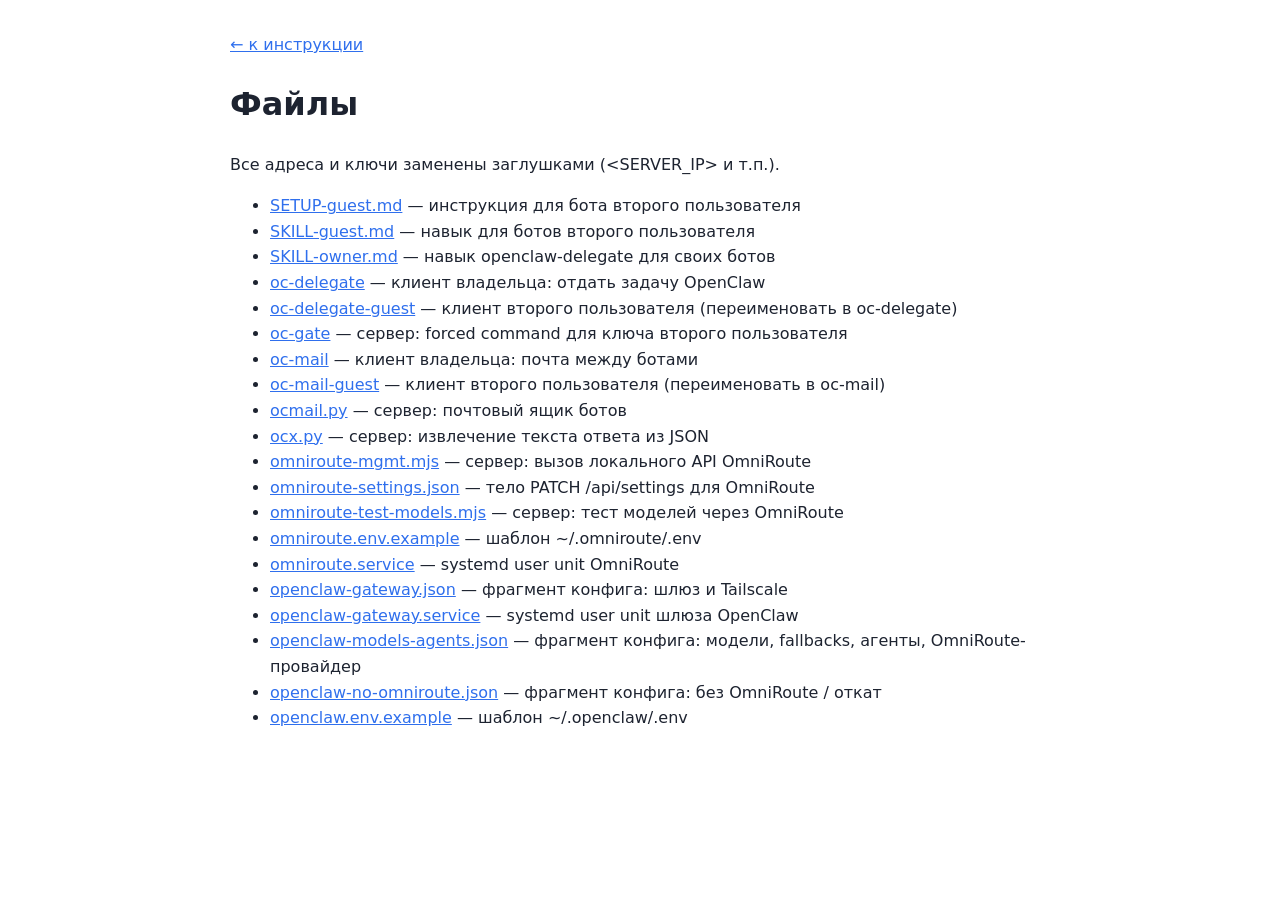
<file: openclaw/files/index.html>
<!doctype html><html lang="ru"><head><meta charset="utf-8"><meta name="viewport" content="width=device-width,initial-scale=1"><title>Файлы к инструкции OpenClaw</title><style>body{font:16px/1.6 system-ui,sans-serif;max-width:820px;margin:32px auto;padding:0 16px;color:#1d2330}a{color:#2f6fed}</style></head><body><p><a href="../">← к инструкции</a></p><h1>Файлы</h1><p>Все адреса и ключи заменены заглушками (&lt;SERVER_IP&gt; и т.п.).</p><ul><li><a href="SETUP-guest.md">SETUP-guest.md</a> — инструкция для бота второго пользователя</li><li><a href="SKILL-guest.md">SKILL-guest.md</a> — навык для ботов второго пользователя</li><li><a href="SKILL-owner.md">SKILL-owner.md</a> — навык openclaw-delegate для своих ботов</li><li><a href="oc-delegate">oc-delegate</a> — клиент владельца: отдать задачу OpenClaw</li><li><a href="oc-delegate-guest">oc-delegate-guest</a> — клиент второго пользователя (переименовать в oc-delegate)</li><li><a href="oc-gate">oc-gate</a> — сервер: forced command для ключа второго пользователя</li><li><a href="oc-mail">oc-mail</a> — клиент владельца: почта между ботами</li><li><a href="oc-mail-guest">oc-mail-guest</a> — клиент второго пользователя (переименовать в oc-mail)</li><li><a href="ocmail.py">ocmail.py</a> — сервер: почтовый ящик ботов</li><li><a href="ocx.py">ocx.py</a> — сервер: извлечение текста ответа из JSON</li><li><a href="omniroute-mgmt.mjs">omniroute-mgmt.mjs</a> — сервер: вызов локального API OmniRoute</li><li><a href="omniroute-settings.json">omniroute-settings.json</a> — тело PATCH /api/settings для OmniRoute</li><li><a href="omniroute-test-models.mjs">omniroute-test-models.mjs</a> — сервер: тест моделей через OmniRoute</li><li><a href="omniroute.env.example">omniroute.env.example</a> — шаблон ~/.omniroute/.env</li><li><a href="omniroute.service">omniroute.service</a> — systemd user unit OmniRoute</li><li><a href="openclaw-gateway.json">openclaw-gateway.json</a> — фрагмент конфига: шлюз и Tailscale</li><li><a href="openclaw-gateway.service">openclaw-gateway.service</a> — systemd user unit шлюза OpenClaw</li><li><a href="openclaw-models-agents.json">openclaw-models-agents.json</a> — фрагмент конфига: модели, fallbacks, агенты, OmniRoute-провайдер</li><li><a href="openclaw-no-omniroute.json">openclaw-no-omniroute.json</a> — фрагмент конфига: без OmniRoute / откат</li><li><a href="openclaw.env.example">openclaw.env.example</a> — шаблон ~/.openclaw/.env</li></ul></body></html>
</file>
<file: style.css>
*{box-sizing:border-box}body{margin:0;font:16px/1.55 system-ui,sans-serif;background:#f6f7fb;color:#1d2330}
main{max-width:780px;margin:0 auto;padding:20px 16px 60px}h1{margin:.2em 0}a{color:#4b3fd1}
section{background:#fff;border-radius:14px;padding:16px 20px;margin:18px 0;box-shadow:0 1px 4px #0001}
.muted{color:#6b7280;font-size:.92em}.progress{height:10px;background:#e5e7eb;border-radius:5px;overflow:hidden}
#bar{height:100%;width:0;background:#4b3fd1;transition:width .3s}.roadmap li{margin:6px 0}.cur{font-weight:600}
.task{display:flex;gap:12px;padding:12px 0;border-bottom:1px solid #eee;cursor:pointer}
.task input{width:22px;height:22px;flex:none;margin-top:3px;accent-color:#4b3fd1}
.task:has(input:checked)>div{opacity:.55}
pre{background:#111827;color:#e5e7eb;padding:10px 12px;border-radius:8px;overflow-x:auto;font-size:.88em;white-space:pre}
code{background:#eef;padding:1px 5px;border-radius:4px;font-size:.9em}pre code{background:none}
button{margin-top:14px;padding:8px 14px;border:1px solid #ccc;border-radius:8px;background:#fff;cursor:pointer}
details{margin:8px 0;padding:8px 10px;border:1px solid #e5e7eb;border-radius:8px}summary{cursor:pointer}
.warn{background:#fff7e6;border-left:4px solid #f59e0b;padding:8px 10px;border-radius:6px}
h4{margin:14px 0 4px}.foot{margin-top:14px;padding-top:8px;border-top:1px dashed #ccc;font-size:.9em;color:#374151}
.tw{overflow-x:auto}table{border-collapse:collapse;font-size:.85em;min-width:640px}td,th{border:1px solid #e5e7eb;padding:6px;vertical-align:top;text-align:left}th{background:#f3f4f6}
.sub{font-weight:normal;margin:6px 0 10px;font-size:.95em}
.done{display:inline-block;background:#dcfce7;color:#166534;font-size:.8em;font-weight:600;padding:1px 7px;border-radius:10px;margin-right:4px}
.badge{display:inline-block;background:#4b3fd1;color:#fff;font-size:.6em;padding:2px 9px;border-radius:10px;vertical-align:middle}
.nowbox{border:2px solid #4b3fd1}.donelist{padding-left:4px;list-style:none}.donelist li{margin:5px 0}
</file>
